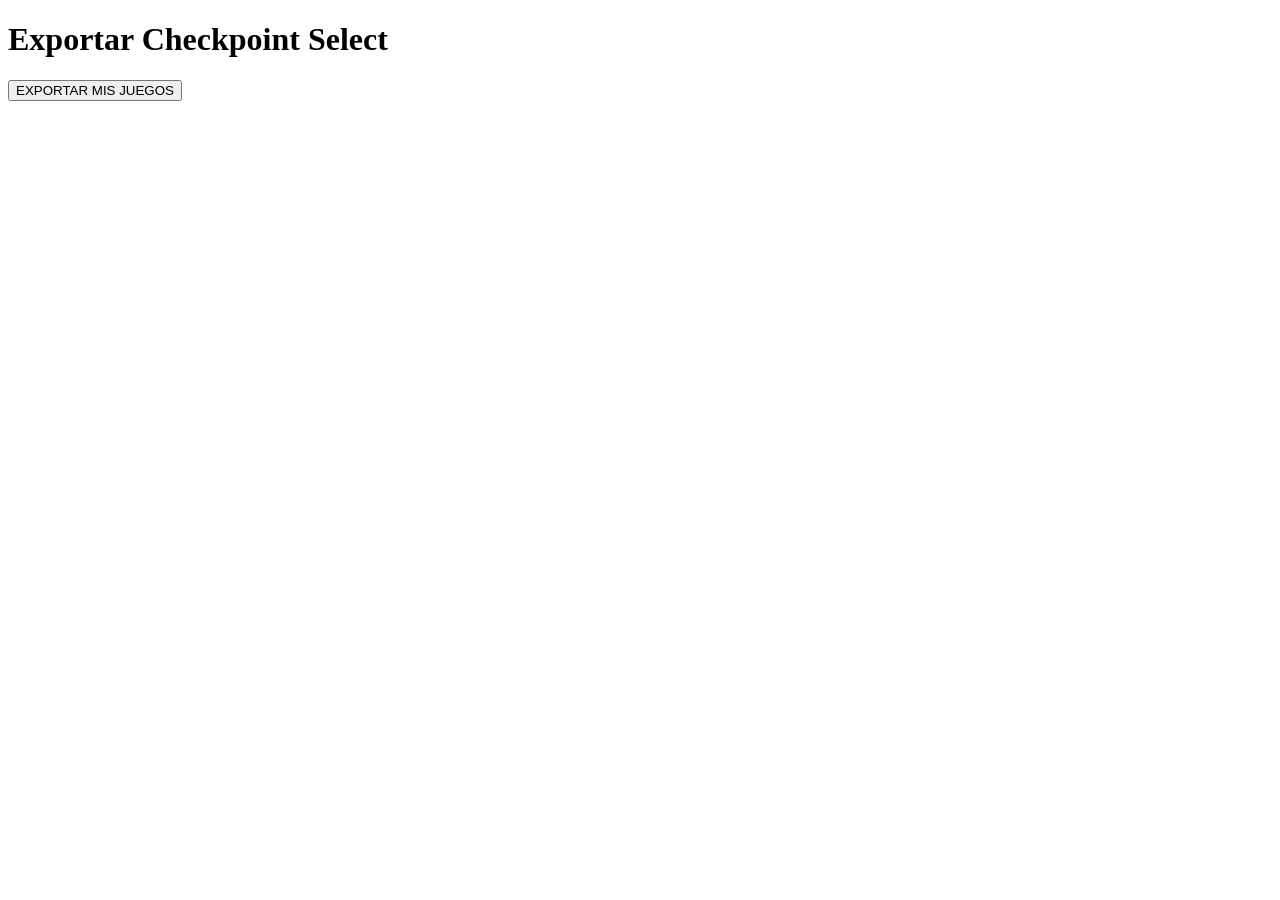
<file: exportar.html>
<!DOCTYPE html>
<html lang="es">

<head>
    <meta charset="UTF-8">
    <title>Exportar Checkpoint Select</title>
</head>

<body>

    <h1>Exportar Checkpoint Select</h1>

    <button id="exportar">
        EXPORTAR MIS JUEGOS
    </button>

    <p id="estado"></p>


<script src="imagenes-db.js"></script>

<script>

const boton =
    document.querySelector("#exportar");

const estado =
    document.querySelector("#estado");


boton.addEventListener(
    "click",
    async () => {

        try {

            const datosGuardados =
                localStorage.getItem(
                    "checkpoint-juegos"
                );


            if (!datosGuardados) {

                estado.textContent =
                    "No se han encontrado juegos.";

                return;

            }


            const juegos =
                JSON.parse(datosGuardados);


            const exportacion = [];


            for (const juego of juegos) {

                const portada =
                    await obtenerImagenCheckpoint(
                        clavePortadaJuego(juego.id)
                    );


                const fondo =
                    await obtenerImagenCheckpoint(
                        claveFondoJuego(juego.id)
                    );


                exportacion.push({

                    ...juego,

                    imagenPortada:
                        portada || null,

                    imagenFondo:
                        fondo || null

                });

            }


            const contenido =
                JSON.stringify(
                    exportacion,
                    null,
                    2
                );


            const archivo =
                new Blob(
                    [contenido],
                    {
                        type:
                            "application/json"
                    }
                );


            const url =
                URL.createObjectURL(
                    archivo
                );


            const enlace =
                document.createElement("a");


            enlace.href =
                url;


            enlace.download =
                "checkpoint-select-backup.json";


            enlace.click();


            URL.revokeObjectURL(
                url
            );


            estado.textContent =
                juegos.length +
                " juegos exportados correctamente.";


        } catch (error) {

            console.error(error);

            estado.textContent =
                "Error al exportar.";

        }

    }
);

</script>

</body>
</html>
</file>
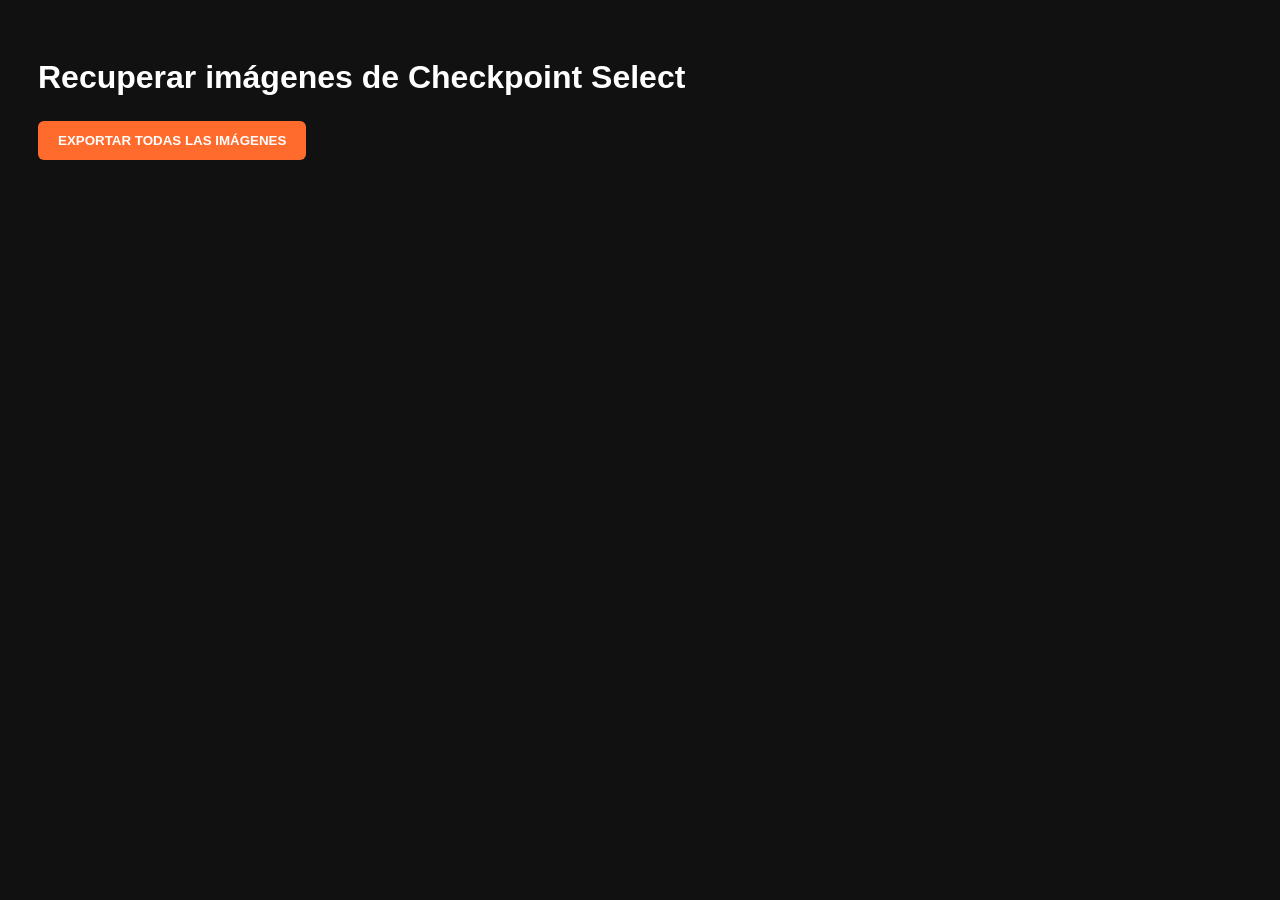
<file: recuperar-imagenes.html>
<!DOCTYPE html>
<html lang="es">

<head>
    <meta charset="UTF-8">
    <meta name="viewport" content="width=device-width, initial-scale=1.0">

    <title>Recuperar imágenes | Checkpoint Select</title>

    <style>
        body {
            font-family: Arial, sans-serif;
            padding: 30px;
            background: #111;
            color: white;
        }

        h1 {
            margin-bottom: 25px;
        }

        #exportar {
            padding: 12px 20px;
            margin-bottom: 10px;

            background: #ff6b2c;
            color: white;

            border: none;
            border-radius: 6px;

            font-weight: bold;
            cursor: pointer;
        }

        #exportar:hover {
            opacity: 0.9;
        }

        #estado {
            margin-bottom: 30px;
            color: #7cff8a;
            font-weight: bold;
        }

        .imagen {
            margin-bottom: 40px;
            padding: 20px;

            background: #1b1b1b;

            border-radius: 10px;
        }

        img {
            max-width: 400px;
            max-height: 300px;

            display: block;

            margin-top: 10px;
        }

        code {
            color: #ff7a32;
        }
    </style>
</head>


<body>

    <h1>Recuperar imágenes de Checkpoint Select</h1>

    <button id="exportar">
        EXPORTAR TODAS LAS IMÁGENES
    </button>

    <p id="estado"></p>

    <div id="resultado"></div>


    <script>

        // ==========================================
        // MOSTRAR LAS IMÁGENES GUARDADAS
        // ==========================================

        const peticion = indexedDB.open(
            "checkpoint-select-db",
            1
        );


        peticion.onerror = function () {

            document.getElementById("resultado").innerHTML =
                "<p>Error abriendo IndexedDB.</p>";

        };


        peticion.onsuccess = function () {

            const db = peticion.result;


            const transaccion =
                db.transaction(
                    "imagenes",
                    "readonly"
                );


            const almacen =
                transaccion.objectStore(
                    "imagenes"
                );


            const consulta =
                almacen.openCursor();


            const resultado =
                document.getElementById(
                    "resultado"
                );


            consulta.onsuccess = function (evento) {

                const cursor =
                    evento.target.result;


                if (!cursor) {
                    return;
                }


                const contenedor =
                    document.createElement("div");

                contenedor.className =
                    "imagen";


                const titulo =
                    document.createElement("p");


                titulo.innerHTML =
                    "<strong>Clave:</strong> <code>" +
                    cursor.key +
                    "</code>";


                const imagen =
                    document.createElement("img");


                imagen.src =
                    cursor.value;


                contenedor.appendChild(
                    titulo
                );


                contenedor.appendChild(
                    imagen
                );


                resultado.appendChild(
                    contenedor
                );


                cursor.continue();

            };

        };


        // ==========================================
        // EXPORTAR TODAS LAS IMÁGENES A JSON
        // ==========================================

        document
            .getElementById("exportar")
            .addEventListener(
                "click",
                function () {


                    const peticionExportar =
                        indexedDB.open(
                            "checkpoint-select-db",
                            1
                        );


                    peticionExportar.onerror =
                        function () {

                            document.getElementById(
                                "estado"
                            ).textContent =
                                "ERROR: No se pudo abrir la base de datos.";

                        };


                    peticionExportar.onsuccess =
                        function () {


                            const db =
                                peticionExportar.result;


                            const transaccion =
                                db.transaction(
                                    "imagenes",
                                    "readonly"
                                );


                            const almacen =
                                transaccion.objectStore(
                                    "imagenes"
                                );


                            const consulta =
                                almacen.openCursor();


                            const imagenes = {};


                            consulta.onsuccess =
                                function (evento) {


                                    const cursor =
                                        evento.target.result;


                                    if (cursor) {


                                        imagenes[
                                            cursor.key
                                        ] = cursor.value;


                                        cursor.continue();


                                    } else {


                                        const cantidad =
                                            Object.keys(
                                                imagenes
                                            ).length;


                                        const contenido =
                                            JSON.stringify(
                                                imagenes,
                                                null,
                                                2
                                            );


                                        const blob =
                                            new Blob(
                                                [contenido],
                                                {
                                                    type:
                                                        "application/json"
                                                }
                                            );


                                        const url =
                                            URL.createObjectURL(
                                                blob
                                            );


                                        const enlace =
                                            document.createElement(
                                                "a"
                                            );


                                        enlace.href =
                                            url;


                                        enlace.download =
                                            "checkpoint-select-imagenes-backup.json";


                                        document.body.appendChild(
                                            enlace
                                        );


                                        enlace.click();


                                        enlace.remove();


                                        URL.revokeObjectURL(
                                            url
                                        );


                                        document.getElementById(
                                            "estado"
                                        ).textContent =
                                            "¡Listo! Se han exportado " +
                                            cantidad +
                                            " imágenes.";

                                    }

                                };

                        };

                }
            );

    </script>

</body>

</html>
</file>
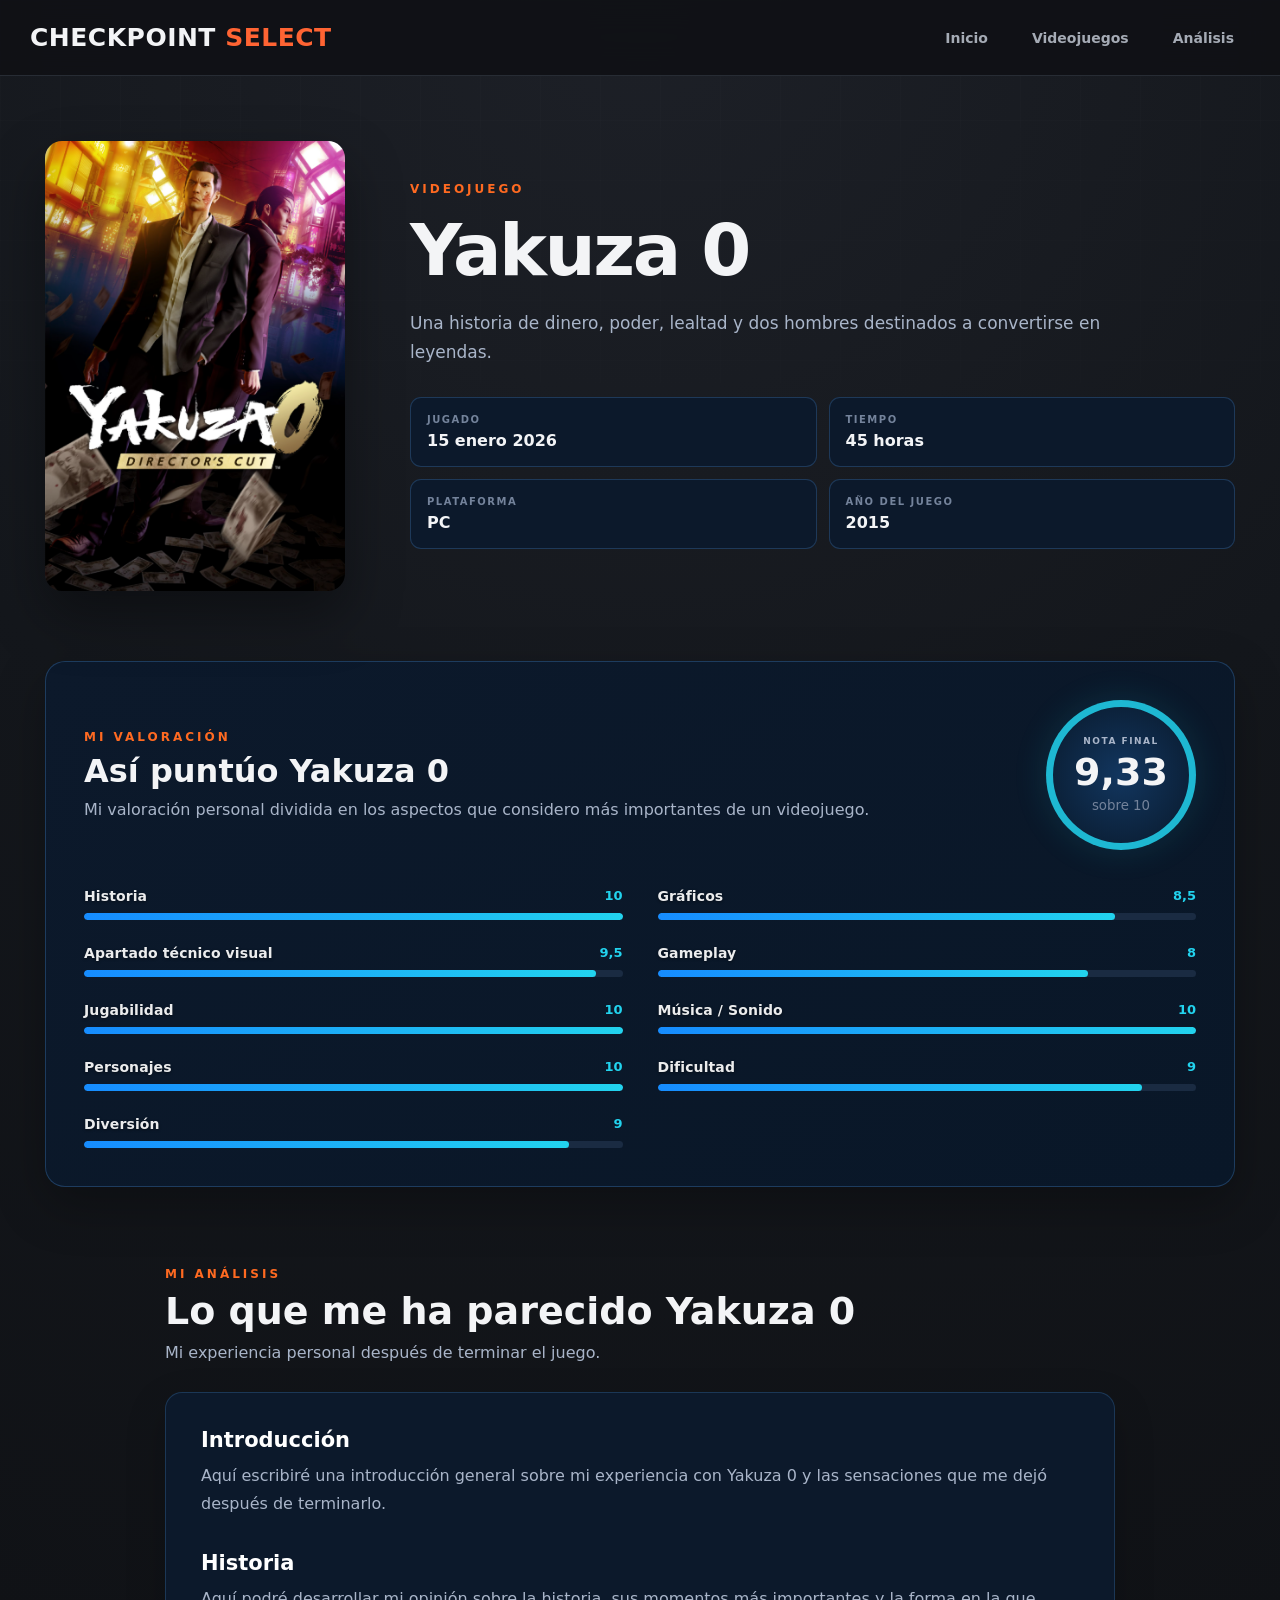
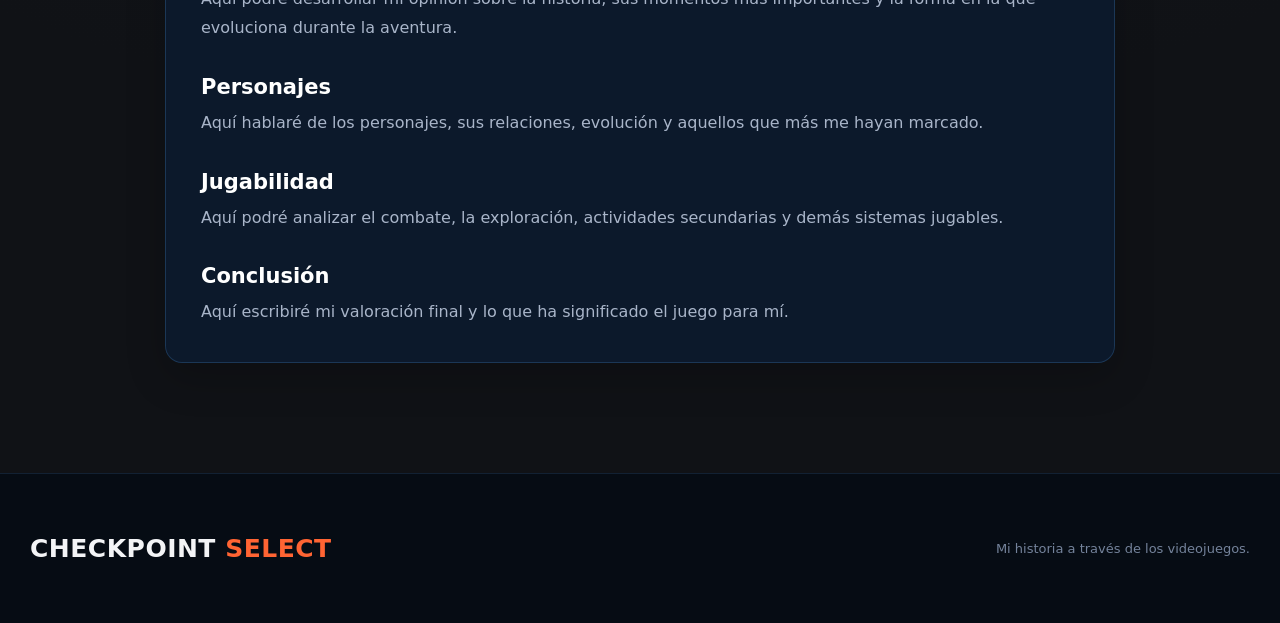
<file: yakuza-0.html>
<!DOCTYPE html>
<html lang="es">

<head>
    <meta charset="UTF-8">
    <meta name="viewport" content="width=device-width, initial-scale=1.0">

    <title>Yakuza 0 | Checkpoint Select</title>

    <link rel="stylesheet" href="style.css">
</head>

<body>

<header class="cabecera">

    <a href="index.html" class="logo">
        CHECKPOINT <span>SELECT</span>
    </a>

    <nav class="menu">
        <a href="index.html">Inicio</a>
        <a href="index.html#coleccion">Videojuegos</a>
        <a href="#analisis">Análisis</a>
    </nav>

</header>


<main class="pagina-juego">


    <!-- =========================================
         PRESENTACIÓN DEL JUEGO
         ========================================= -->

    <section class="presentacion-juego">

        <div class="zona-portada">

            <img
                class="portada-ficha"
                src="img/yakuza png.png"
                alt="Portada de Yakuza 0"
            >

        </div>


        <div class="informacion-ficha">

            <p class="etiqueta">VIDEOJUEGO</p>

            <h1>Yakuza 0</h1>

            <p class="subtitulo-juego">
                Una historia de dinero, poder, lealtad y dos hombres
                destinados a convertirse en leyendas.
            </p>


            <div class="datos-principales">

                <div>
                    <span>JUGADO</span>
                    <strong>15 enero 2026</strong>
                </div>

                <div>
                    <span>TIEMPO</span>
                    <strong>45 horas</strong>
                </div>

                <div>
                    <span>PLATAFORMA</span>
                    <strong>PC</strong>
                </div>

                <div>
                    <span>AÑO DEL JUEGO</span>
                    <strong>2015</strong>
                </div>

            </div>

        </div>

    </section>



    <!-- =========================================
         MI VALORACIÓN
         ========================================= -->

    <section class="seccion-valoracion">

        <div class="encabezado-valoracion">

            <div>

                <p class="etiqueta">MI VALORACIÓN</p>

                <h2>Así puntúo Yakuza 0</h2>

                <p class="explicacion-valoracion">
                    Mi valoración personal dividida en los aspectos
                    que considero más importantes de un videojuego.
                </p>

            </div>


            <!--
                La nota final ya NO está escrita manualmente.
                JavaScript la calculará usando las 9 notas.
            -->

            <div class="nota-final">

                <span>NOTA FINAL</span>

                <strong id="nota-final">--</strong>

                <small>sobre 10</small>

            </div>

        </div>



        <!-- =====================================
             CATEGORÍAS
             ===================================== -->

        <div class="lista-valoraciones">


            <!-- HISTORIA -->

            <div class="valoracion">

                <div class="nombre-valoracion">

                    <span>Historia</span>

                    <strong
                        class="nota-categoria"
                        data-nota="10">
                        10
                    </strong>

                </div>

                <div class="barra">
    <div class="relleno"></div>
</div>

            </div>



            <!-- GRÁFICOS -->

            <div class="valoracion">

                <div class="nombre-valoracion">

                    <span>Gráficos</span>

                    <strong
                        class="nota-categoria"
                        data-nota="8.5">
                        8,5
                    </strong>

                </div>

               <div class="barra">
    <div class="relleno"></div>
</div>

            </div>



            <!-- APARTADO TÉCNICO VISUAL -->

            <div class="valoracion">

                <div class="nombre-valoracion">

                    <span>Apartado técnico visual</span>

                    <strong
                        class="nota-categoria"
                        data-nota="9.5">
                        9,5
                    </strong>

                </div>

                <div class="barra">
    <div class="relleno"></div>
</div>

            </div>



            <!-- GAMEPLAY -->

            <div class="valoracion">

                <div class="nombre-valoracion">

                    <span>Gameplay</span>

                    <strong
                        class="nota-categoria"
                        data-nota="8">
                        8
                    </strong>

                </div>

                <div class="barra">
    <div class="relleno"></div>
</div>

            </div>



            <!-- JUGABILIDAD -->

            <div class="valoracion">

                <div class="nombre-valoracion">

                    <span>Jugabilidad</span>

                    <strong
                        class="nota-categoria"
                        data-nota="10">
                        10
                    </strong>

                </div>

                <div class="barra">
    <div class="relleno"></div>
</div>

            </div>



            <!-- MÚSICA / SONIDO -->

            <div class="valoracion">

                <div class="nombre-valoracion">

                    <span>Música / Sonido</span>

                    <strong
                        class="nota-categoria"
                        data-nota="10">
                        10
                    </strong>

                </div>

                <div class="barra">
    <div class="relleno"></div>
</div>

            </div>



            <!-- PERSONAJES -->

            <div class="valoracion">

                <div class="nombre-valoracion">

                    <span>Personajes</span>

                    <strong
                        class="nota-categoria"
                        data-nota="10">
                        10
                    </strong>

                </div>

                <div class="barra">
    <div class="relleno"></div>
</div>

            </div>



            <!-- DIFICULTAD -->

            <div class="valoracion">

                <div class="nombre-valoracion">

                    <span>Dificultad</span>

                    <strong
                        class="nota-categoria"
                        data-nota="9">
                        9
                    </strong>

                </div>

                <div class="barra">
    <div class="relleno"></div>
</div>

            </div>



            <!-- DIVERSIÓN -->

            <div class="valoracion">

                <div class="nombre-valoracion">

                    <span>Diversión</span>

                    <strong
                        class="nota-categoria"
                        data-nota="9">
                        9
                    </strong>

                </div>

                <div class="barra">
    <div class="relleno"></div>
</div>

            </div>


        </div>

    </section>



    <!-- =========================================
         ANÁLISIS PERSONAL
         ========================================= -->

    <section class="analisis-juego" id="analisis">

        <div class="cabecera-analisis">

            <p class="etiqueta">MI ANÁLISIS</p>

            <h2>Lo que me ha parecido Yakuza 0</h2>

            <p>
                Mi experiencia personal después de terminar el juego.
            </p>

        </div>


        <article class="texto-analisis">


            <h3>Introducción</h3>

            <p>
                Aquí escribiré una introducción general sobre mi
                experiencia con Yakuza 0 y las sensaciones que me
                dejó después de terminarlo.
            </p>


            <h3>Historia</h3>

            <p>
                Aquí podré desarrollar mi opinión sobre la historia,
                sus momentos más importantes y la forma en la que
                evoluciona durante la aventura.
            </p>


            <h3>Personajes</h3>

            <p>
                Aquí hablaré de los personajes, sus relaciones,
                evolución y aquellos que más me hayan marcado.
            </p>


            <h3>Jugabilidad</h3>

            <p>
                Aquí podré analizar el combate, la exploración,
                actividades secundarias y demás sistemas jugables.
            </p>


            <h3>Conclusión</h3>

            <p>
                Aquí escribiré mi valoración final y lo que ha
                significado el juego para mí.
            </p>


        </article>

    </section>


</main>



<!-- =========================================
     PIE DE PÁGINA
     ========================================= -->

<footer class="pie">

    <div class="logo">
        CHECKPOINT <span>SELECT</span>
    </div>

    <p>
        Mi historia a través de los videojuegos.
    </p>

</footer>



<!-- JAVASCRIPT -->

<script src="script.js"></script>

</body>

</html>
</file>
<file: style.css>
/* =========================================================
   CHECKPOINT SELECT
   REDISEÑO VISUAL
   ========================================================= */

* {
    box-sizing: border-box;
    margin: 0;
    padding: 0;
}

:root {
    --bg: #07101d;
    --bg-soft: #0a1525;
    --panel: #0c192b;
    --panel-2: #0f2035;
    --panel-hover: #122740;

    --border: #193655;
    --border-bright: #225f98;

    --text: #f5f7fb;
    --text-soft: #a9b5c9;
    --text-muted: #74839b;

    --orange: #ff6a21;
    --orange-light: #ff8b43;

    --blue: #168cff;
    --cyan: #22d3ee;
    --purple: #705cff;

    --green: #2bd99f;
    --red: #ff5e69;

    --radius: 18px;
    --radius-small: 11px;

    --shadow:
        0 18px 50px rgba(0, 0, 0, 0.28);

    --glow-blue:
        0 0 30px rgba(22, 140, 255, 0.12);

    --max-width: 1400px;
}


/* =========================================================
   BASE
   ========================================================= */

html {
    scroll-behavior: smooth;
}

body {
    min-height: 100vh;

    font-family:
        Inter,
        system-ui,
        -apple-system,
        BlinkMacSystemFont,
        "Segoe UI",
        sans-serif;

    background:
        radial-gradient(
            circle at 85% 5%,
            rgba(20, 91, 166, 0.18),
            transparent 28%
        ),
        radial-gradient(
            circle at 5% 40%,
            rgba(255, 106, 33, 0.07),
            transparent 24%
        ),
        linear-gradient(
            135deg,
            #07101d 0%,
            #081321 45%,
            #06101c 100%
        );

    color: var(--text);
}

body::before {
    content: "";

    position: fixed;
    inset: 0;

    pointer-events: none;
    z-index: -1;

    background-image:
        linear-gradient(
            rgba(255,255,255,0.012) 1px,
            transparent 1px
        ),
        linear-gradient(
            90deg,
            rgba(255,255,255,0.012) 1px,
            transparent 1px
        );

    background-size: 60px 60px;

    mask-image:
        linear-gradient(
            to bottom,
            black,
            transparent 85%
        );
}

a {
    color: inherit;
    text-decoration: none;
}

button,
input,
select,
textarea {
    font: inherit;
}

button,
select {
    cursor: pointer;
}

img {
    display: block;
    max-width: 100%;
}


/* =========================================================
   CABECERA
   ========================================================= */

.cabecera {
    min-height: 76px;

    display: flex;
    align-items: center;
    justify-content: space-between;

    padding: 0 max(30px, calc((100% - var(--max-width)) / 2));

    background:
        rgba(7, 16, 29, 0.88);

    border-bottom:
        1px solid rgba(61, 119, 178, 0.22);

    backdrop-filter: blur(18px);

    position: sticky;
    top: 0;

    z-index: 100;
}

.logo {
    font-size: 25px;
    font-weight: 900;
    letter-spacing: 0.5px;

    color: #ffffff;
}

.logo span {
    color: var(--orange);
}

.menu {
    display: flex;
    align-items: center;
    gap: 12px;
}

.menu a,
.menu .cambiar-usuario {
    color: var(--text-soft);

    padding: 12px 16px;

    border-radius: 9px;

    font-size: 14px;
    font-weight: 600;

    transition:
        color 0.2s ease,
        background 0.2s ease;
}

.menu a:hover {
    color: white;

    background:
        rgba(255,255,255,0.055);
}


/* =========================================================
   ELEMENTOS GENERALES
   ========================================================= */

.etiqueta {
    color: var(--orange);

    font-size: 12px;
    font-weight: 900;

    letter-spacing: 3px;

    text-transform: uppercase;
}

.boton-principal {
    display: inline-flex;
    align-items: center;
    justify-content: center;

    min-height: 48px;

    padding: 0 24px;

    border: none;
    border-radius: 10px;

    background:
        linear-gradient(
            135deg,
            var(--orange),
            #ff8137
        );

    color: white;

    font-size: 13px;
    font-weight: 900;

    letter-spacing: 0.7px;

    box-shadow:
        0 10px 30px rgba(255, 106, 33, 0.2);

    transition:
        transform 0.2s ease,
        box-shadow 0.2s ease;
}

.boton-principal:hover {
    transform: translateY(-2px);

    box-shadow:
        0 14px 35px rgba(255, 106, 33, 0.3);
}


/* =========================================================
   PORTADA PRINCIPAL
   ========================================================= */

.hero {
    height: 570px;
    min-height: 0;

    position: relative;
    overflow: hidden;

    background-image: url("img/hero-checkpoint.png.png");
    background-size: cover;
    background-position: center;
    background-repeat: no-repeat;

    display: flex;
    align-items: center;

    padding:
        90px
        max(30px, calc((100% - var(--max-width)) / 2));

        opacity: 0;
}

.hero.hero-listo {
    opacity: 1;
}

.hero.portada-estela {
    background-image: url("img/portada-estela.png");
}

/* BANNER DE ZAKARIA */

.hero.portada-zakaria {
    background-image: url("img/img3z.png");
}

.hero::after {
    content: "";

    position: absolute;
    inset: 0;

    background: linear-gradient(
    to bottom,
    transparent 50%,
    rgba(20, 23, 28, 0.12) 62%,
    rgba(20, 23, 28, 0.35) 73%,
    rgba(20, 23, 28, 0.65) 84%,
    rgba(20, 23, 28, 0.88) 93%,
    #14171c 100%
);

    z-index: 1;
    pointer-events: none;
}

.hero-contenido {
    max-width: 650px;
    position: relative;
    z-index: 2;

    transform: translateY(100px);

    display: flex;
    flex-direction: column;
    align-items: flex-start;
}

.hero h1 {
    margin: 0;

    font-size: clamp(38px, 4.3vw, 62px);
    line-height: 1;

    letter-spacing: -2.5px;
}

.hero h1 span {
    color: var(--orange);
}

.linea-hero {
    width: 580px;
    height: 4px;

    margin-top: 14px;

    background: var(--orange);
    border-radius: 10px;
}

.descripcion {
    margin-top: 14px;

    color: #ffffff;

    font-size: 17px;
    font-weight: 600;
    line-height: 1.5;

    max-width: 620px;

    text-shadow:
        0 2px 8px rgba(0, 0, 0, 0.8);
}

.hero .boton-principal {
    margin-top: 32px;
}


/* =========================================================
   BIBLIOTECA
   ========================================================= */

.coleccion {
    max-width: var(--max-width);

    margin: 0 auto;

    padding: 80px 30px 110px;
}

.titulo-seccion {
    display: flex;
    justify-content: space-between;
    align-items: flex-end;

    gap: 30px;

    margin-bottom: 35px;
}

.titulo-seccion h2 {
    margin-top: 8px;

    font-size: 36px;
}

.titulo-seccion h2::after {
    content: "";
    display: block;

    width: 280px;
    height: 3px;

    margin-top: 10px;

    background: var(--orange);
    border-radius: 10px;
}

.subtitulo-seccion {
    color: #ffffff;
    margin-top: 9px;
}

.selector-anio {
    min-width: 175px;

    padding: 13px 16px;

    border-radius: 10px;
    border: 1px solid var(--border);

    color: var(--text);

    outline: none;
}

.selector-anio:focus {
    border-color: var(--blue);
}


/* =========================================================
   TARJETAS DE JUEGOS
   ========================================================= */

.grid-juegos {
    display: grid;

    grid-template-columns:
        repeat(auto-fill, minmax(220px, 1fr));

    gap: 25px;
}

.enlace-juego {
    display: block;
}

.tarjeta-juego {
    height: 100%;

    overflow: hidden;

    border-radius: 16px;

    border:
        1px solid rgba(57, 102, 150, 0.32);

    background:
    linear-gradient(
        160deg,
        #202329,
        #181b20
    );

    box-shadow:
        0 12px 35px rgba(0,0,0,0.2);

    transition:
        transform 0.25s ease,
        border-color 0.25s ease,
        box-shadow 0.25s ease;
}

.tarjeta-juego:hover {
    transform: translateY(-7px);

    border-color:
        rgba(22, 140, 255, 0.75);

    box-shadow:
        0 20px 45px rgba(0,0,0,0.32),
        0 0 30px rgba(22,140,255,0.08);
}

.contenedor-portada {
    position: relative;

    aspect-ratio: 3 / 4;

    overflow: hidden;

    background: #050b13;
}

.portada-juego {
    width: 100%;
    height: 100%;

    object-fit: cover;

    transition:
        transform 0.35s ease;
}

.tarjeta-juego:hover .portada-juego {
    transform: scale(1.035);
}

.nota-portada {
    position: absolute;

    right: 12px;
    bottom: 12px;

    min-width: 55px;

    padding: 9px 11px;

    text-align: center;

    border-radius: 9px;

    background:
        linear-gradient(
            135deg,
            var(--blue),
            #4767ff
        );

    color: white;

    font-size: 16px;
    font-weight: 900;

    box-shadow:
        0 6px 20px rgba(0,0,0,0.35);

        text-shadow:
    0 1px 2px rgba(0, 0, 0, 0.55);
}

.info-juego {
    padding: 18px;
}

.info-juego h3 {
    font-size: 18px;
    line-height: 1.25;
}

.datos-juego {
    display: flex;
    justify-content: space-between;

    gap: 10px;

    margin-top: 13px;

    color: var(--text-muted);

    font-size: 12px;
}


/* =========================================================
   ADMINISTRADOR
   ========================================================= */

.admin-main {
    width: min(1400px, calc(100% - 60px));

    margin: 0 auto;

    padding: 55px 0 110px;
}

.admin-intro {
    margin-bottom: 35px;
}

.admin-intro h1 {
    font-size: clamp(38px, 5vw, 58px);

    letter-spacing: -2px;

    margin-top: 10px;
}

.admin-intro p:not(.etiqueta) {
    color: var(--text-soft);

    margin-top: 12px;

    font-size: 16px;
}


/* =========================================================
   FORMULARIO ADMIN
   ========================================================= */

.formulario-juego {
    display: flex;
    flex-direction: column;

    gap: 22px;
}

.bloque-formulario {
    position: relative;

    padding: 30px;

    border-radius: var(--radius);

    border:
        1px solid rgba(36, 90, 143, 0.55);

    background:
        linear-gradient(
            145deg,
            rgba(13, 29, 49, 0.96),
            rgba(8, 20, 35, 0.97)
        );

    box-shadow:
        var(--shadow),
        var(--glow-blue);

    overflow: hidden;
}

.bloque-formulario::before {
    content: "";

    position: absolute;

    width: 220px;
    height: 220px;

    top: -150px;
    right: -100px;

    border-radius: 50%;

    background:
        rgba(22, 140, 255, 0.08);

    filter: blur(15px);

    pointer-events: none;
}


/* =========================================================
   CABECERA DE CADA BLOQUE
   ========================================================= */

.cabecera-bloque {
    display: flex;
    align-items: center;

    gap: 17px;

    margin-bottom: 28px;
}

.numero-bloque {
    width: 52px;
    height: 52px;

    flex: 0 0 52px;

    display: flex;
    align-items: center;
    justify-content: center;

    border-radius: 13px;

    background:
        linear-gradient(
            145deg,
            #216dff,
            #533eff
        );

    color: white;

    font-size: 15px;
    font-weight: 900;

    box-shadow:
        0 8px 25px rgba(42, 96, 255, 0.25);
}

.cabecera-bloque h2 {
    font-size: 25px;
    line-height: 1.15;
}

.cabecera-bloque p {
    color: var(--text-soft);

    margin-top: 5px;

    font-size: 14px;
}


/* =========================================================
   CAMPOS
   ========================================================= */

.campo {
    display: flex;
    flex-direction: column;

    gap: 8px;
}

.campo label {
    color: #dce5f2;

    font-size: 13px;
    font-weight: 700;
}

.campo input,
.campo select,
.campo textarea {
    width: 100%;

    border:
        1px solid rgba(67, 106, 150, 0.55);

    border-radius: var(--radius-small);

    outline: none;

    background:
        rgba(6, 16, 29, 0.75);

    color: var(--text);

    transition:
        border-color 0.2s ease,
        box-shadow 0.2s ease,
        background 0.2s ease;
}

.campo input,
.campo select {
    min-height: 50px;

    padding: 0 15px;
}

.campo textarea {
    min-height: 145px;

    resize: vertical;

    padding: 15px;

    line-height: 1.6;
}

.campo input::placeholder,
.campo textarea::placeholder {
    color: #66758c;
}

.campo input:focus,
.campo select:focus,
.campo textarea:focus {
    border-color: var(--blue);

    background:
        rgba(8, 22, 39, 0.95);

    box-shadow:
        0 0 0 3px rgba(22, 140, 255, 0.11);
}

.campo select option {
    background: var(--panel);
    color: white;
}


/* =========================================================
   GRID INFORMACIÓN GENERAL
   ========================================================= */

.grid-formulario {
    display: grid;

    grid-template-columns:
        repeat(2, minmax(0, 1fr));

    gap: 22px;
}

.grid-formulario .campo:first-child {
    grid-column: 1 / -1;
}


/* =========================================================
   PORTADA ADMIN
   ========================================================= */

.zona-portada-admin {
    display: grid;

    grid-template-columns:
        minmax(0, 1fr) 230px;

    gap: 28px;

    align-items: stretch;
}

.campo-portada {
    min-height: 260px;

    display: flex;
    flex-direction: column;
    justify-content: center;

    padding: 25px;

    border:
        1px dashed rgba(22, 140, 255, 0.75);

    border-radius: 15px;

    background:
        linear-gradient(
            145deg,
            rgba(13, 38, 65, 0.5),
            rgba(6, 17, 30, 0.65)
        );
}

.campo-portada label {
    font-size: 18px;

    color: white;
}

.campo-portada input[type="file"] {
    margin-top: 18px;

    padding: 13px;

    min-height: unset;

    background:
        rgba(22, 140, 255, 0.07);
}

.ayuda-campo {
    margin-top: 12px;

    color: var(--text-muted);

    font-size: 12px;
}

.preview-portada {
    min-height: 300px;

    border-radius: 14px;

    overflow: hidden;

    border:
        1px solid rgba(53, 101, 151, 0.55);

    background:
        rgba(4, 12, 22, 0.65);

    box-shadow:
        0 14px 35px rgba(0,0,0,0.22);
}

.preview-portada img {
    width: 100%;
    height: 100%;

    object-fit: cover;
}

.preview-vacio {
    width: 100%;
    height: 100%;
    min-height: 300px;

    display: flex;
    flex-direction: column;
    align-items: center;
    justify-content: center;

    text-align: center;

    gap: 12px;

    padding: 25px;

    color: var(--text-muted);
}


/* =========================================================
   VALORACIONES ADMIN
   ========================================================= */

.valoraciones-admin {
    display: grid;

    grid-template-columns:
        repeat(2, minmax(0, 1fr));

    gap: 14px;
}

.control-nota {
    --valor-slider: 50%;

    position: relative;

    padding: 17px 20px 18px;

    border:
        1px solid rgba(43, 94, 148, 0.58);

    border-radius: 13px;

    background:
        linear-gradient(
            145deg,
            rgba(15, 34, 57, 0.92),
            rgba(8, 22, 38, 0.92)
        );

    transition:
        transform 0.2s ease,
        border-color 0.2s ease,
        background 0.2s ease;
}

.control-nota:hover {
    transform: translateY(-2px);

    border-color:
        rgba(22, 140, 255, 0.8);

    background:
        linear-gradient(
            145deg,
            rgba(18, 43, 71, 0.98),
            rgba(9, 25, 43, 0.98)
        );
}

.fila-superior-nota {
    display: flex;
    align-items: center;
    justify-content: space-between;

    gap: 15px;

    margin-bottom: 15px;
}

.fila-superior-nota > span {
    color: #e9eef7;

    font-size: 14px;
    font-weight: 700;
}

.valor-slider {
    min-width: 58px;

    padding: 7px 11px;

    border-radius: 8px;

    text-align: center;

    color: white;

    font-size: 16px;
    font-weight: 900;

    background:
        linear-gradient(
            135deg,
            #176fdb,
            #355bff
        );

    box-shadow:
        0 5px 18px rgba(29, 102, 236, 0.22);
}


/* =========================================================
   SLIDER
   ========================================================= */

.slider-nota {
    width: 100%;
    height: 7px;

    appearance: none;
    -webkit-appearance: none;

    border-radius: 999px;

    outline: none;

    cursor: pointer;

    background:
        linear-gradient(
            to right,
            var(--blue) 0%,
            var(--cyan) var(--valor-slider),
            #1b304b var(--valor-slider),
            #1b304b 100%
        );
}

.slider-nota::-webkit-slider-thumb {
    appearance: none;
    -webkit-appearance: none;

    width: 20px;
    height: 20px;

    border-radius: 50%;

    border: 4px solid #ffffff;

    background: var(--blue);

    box-shadow:
        0 0 0 3px rgba(22,140,255,0.28),
        0 5px 12px rgba(0,0,0,0.35);

    transition:
        transform 0.15s ease;
}

.slider-nota::-webkit-slider-thumb:hover {
    transform: scale(1.14);
}

.slider-nota::-moz-range-thumb {
    width: 14px;
    height: 14px;

    border-radius: 50%;

    border: 4px solid white;

    background: var(--blue);

    box-shadow:
        0 0 0 3px rgba(22,140,255,0.28);
}

.limites-slider {
    display: flex;
    justify-content: space-between;

    margin-top: 8px;

    color: #61738e;

    font-size: 10px;
    font-weight: 700;
}


/* =========================================================
   NOTA FINAL ADMIN
   ========================================================= */

.media-admin {
    grid-column: 1 / -1;

    min-height: 125px;

    margin-top: 8px;

    padding: 22px 30px;

    display: flex;
    align-items: center;
    justify-content: space-between;

    gap: 30px;

    border:
        1px solid rgba(25, 130, 221, 0.65);

    border-radius: 15px;

    position: relative;
    overflow: hidden;

    background:
        radial-gradient(
            circle at 70% 50%,
            rgba(22, 140, 255, 0.18),
            transparent 28%
        ),
        linear-gradient(
            110deg,
            #0c2340,
            #081a30 55%,
            #09294b
        );

    box-shadow:
        0 10px 35px rgba(0,0,0,0.25);
}

.media-admin::before {
    content: "★";

    position: absolute;

    right: 190px;
    top: 50%;

    transform: translateY(-50%);

    color: rgba(34, 211, 238, 0.08);

    font-size: 120px;
}

.media-admin span {
    color: var(--text-soft);

    font-size: 12px;
    font-weight: 900;

    letter-spacing: 2px;
}

.media-admin strong {
    position: relative;
    z-index: 2;

    color: white;

    font-size: 48px;
    line-height: 1;

    letter-spacing: -2px;
}


/* =========================================================
   ANÁLISIS ADMIN
   ========================================================= */

.analisis-admin {
    display: grid;

    grid-template-columns:
        repeat(2, minmax(0, 1fr));

    gap: 20px;
}

.analisis-admin .campo:first-child,
.analisis-admin .campo:last-child {
    grid-column: 1 / -1;
}


/* =========================================================
   ACCIONES ADMIN
   ========================================================= */

.acciones-formulario {
    display: flex;
    justify-content: flex-end;

    padding-top: 5px;
}

.boton-guardar {
    min-width: 230px;
    min-height: 55px;

    border: 0;
    border-radius: 11px;

    background:
        linear-gradient(
            135deg,
            var(--orange),
            #ff873c
        );

    color: white;

    font-size: 14px;
    font-weight: 900;

    letter-spacing: 0.7px;

    box-shadow:
        0 12px 30px rgba(255, 106, 33, 0.23);

    transition:
        transform 0.2s ease,
        box-shadow 0.2s ease;
}

.boton-guardar:hover {
    transform: translateY(-2px);

    box-shadow:
        0 16px 38px rgba(255, 106, 33, 0.32);
}


/* =========================================================
   JUEGOS GUARDADOS ADMIN
   ========================================================= */

.admin-juegos-guardados {
    margin-top: 55px;

    padding-top: 45px;

    border-top:
        1px solid rgba(61, 105, 151, 0.3);
}

.admin-juegos-guardados h2 {
    font-size: 30px;
}

.admin-juegos-guardados > p {
    color: var(--text-soft);

    margin-top: 8px;
}

.lista-admin-juegos {
    display: grid;

    grid-template-columns:
        repeat(auto-fill, minmax(300px, 1fr));

    gap: 16px;

    margin-top: 25px;
}

.juego-admin {
    padding: 18px;

    border-radius: 13px;

    border:
        1px solid rgba(48, 94, 143, 0.5);

    background:
        linear-gradient(
            145deg,
            var(--panel),
            #091727
        );

    box-shadow:
        0 8px 25px rgba(0,0,0,0.17);
}


/* =========================================================
   FICHA INDIVIDUAL DEL JUEGO
   ========================================================= */

.pagina-juego {
    max-width: 1250px;

    margin: 0 auto;

    padding: 65px 30px 110px;
}

.presentacion-juego {
    display: grid;

    grid-template-columns:
        300px minmax(0, 1fr);

    gap: 65px;

    align-items: center;

    margin-bottom: 70px;
}

.portada-ficha {
    width: 100%;

    border-radius: 17px;

    box-shadow:
        0 25px 55px rgba(0,0,0,0.38);
}

.informacion-ficha h1 {
    margin-top: 12px;

    font-size: clamp(45px, 6vw, 72px);

    letter-spacing: -2.5px;
}

.subtitulo-juego {
    margin-top: 17px;

    color: var(--text-soft);

    font-size: 17px;
    line-height: 1.7;

    max-width: 750px;
}

.datos-principales {
    display: grid;

    grid-template-columns:
        repeat(2, minmax(0, 1fr));

    gap: 12px;

    margin-top: 30px;
}

.datos-principales > div {
    padding: 16px;

    border:
        1px solid rgba(52, 97, 145, 0.45);

    border-radius: 11px;

    background: var(--panel);
}

.datos-principales span {
    display: block;

    color: var(--text-muted);

    font-size: 10px;
    font-weight: 900;

    letter-spacing: 1.5px;
}

.datos-principales strong {
    display: block;

    margin-top: 6px;
}


/* =========================================================
   VALORACIÓN FICHA
   ========================================================= */

.seccion-valoracion {
    padding: 38px;

    border-radius: 20px;

    border:
        1px solid rgba(48, 96, 148, 0.5);

    background:
        linear-gradient(
            145deg,
            var(--panel),
            #091728
        );

    box-shadow: var(--shadow);
}

.encabezado-valoracion {
    display: flex;
    align-items: center;
    justify-content: space-between;

    gap: 40px;

    margin-bottom: 38px;
}

.encabezado-valoracion h2 {
    margin-top: 8px;

    font-size: 32px;
}

.explicacion-valoracion {
    margin-top: 10px;

    color: var(--text-soft);
}

.nota-final {
    width: 150px;
    height: 150px;

    flex: 0 0 150px;

    border-radius: 50%;

    display: flex;
    flex-direction: column;
    align-items: center;
    justify-content: center;

    border:
        7px solid rgba(34, 211, 238, 0.85);

    background:
        radial-gradient(
            circle,
            #12365f,
            #09192b
        );

    box-shadow:
        0 0 35px rgba(34, 211, 238, 0.13);
}

.nota-final span {
    font-size: 9px;

    color: var(--text-soft);

    letter-spacing: 1.5px;

    font-weight: 900;
}

.nota-final strong {
    margin: 4px 0;

    font-size: 38px;
}

.nota-final small {
    color: var(--text-muted);
}

.lista-valoraciones {
    display: grid;

    grid-template-columns:
        repeat(2, minmax(0, 1fr));

    gap: 25px 35px;
}

.nombre-valoracion {
    display: flex;
    justify-content: space-between;

    gap: 20px;

    margin-bottom: 9px;

    font-size: 13px;
}

.nombre-valoracion strong {
    color: var(--cyan);
}

.barra {
    width: 100%;
    height: 7px;

    overflow: hidden;

    border-radius: 999px;

    background: #1a2b42;
}

.relleno {
    height: 100%;

    border-radius: inherit;

    background:
        linear-gradient(
            90deg,
            var(--blue),
            var(--cyan)
        );
}


/* =========================================================
   ANÁLISIS FICHA
   ========================================================= */

.analisis-juego {
    max-width: 950px;

    margin: 80px auto 0;
}

.cabecera-analisis h2 {
    margin-top: 8px;

    font-size: 38px;
}

.cabecera-analisis > p:last-child {
    color: var(--text-soft);

    margin-top: 10px;
}

.texto-analisis {
    margin-top: 30px;

    padding: 35px;

    border-radius: 17px;

    border:
        1px solid rgba(48, 95, 145, 0.42);

    background: var(--panel);

    box-shadow:
        0 15px 40px rgba(0,0,0,0.2);
}

.texto-analisis h3 {
    margin-top: 32px;

    color: white;

    font-size: 21px;
}

.texto-analisis h3:first-child {
    margin-top: 0;
}

.texto-analisis p {
    margin-top: 10px;

    color: var(--text-soft);

    line-height: 1.8;
}


/* =========================================================
   FOOTER
   ========================================================= */

.pie {
    min-height: 150px;

    display: flex;
    align-items: center;
    justify-content: space-between;

    gap: 30px;

    padding:
        40px
        max(30px, calc((100% - var(--max-width)) / 2));

    border-top:
        1px solid rgba(53, 98, 145, 0.25);

    background:
        rgba(4, 11, 20, 0.7);
}

.pie p {
    color: var(--text-muted);

    font-size: 13px;
}


/* =========================================================
   RESPONSIVE
   ========================================================= */

@media (max-width: 900px) {

    .cabecera {
        padding-left: 22px;
        padding-right: 22px;
    }

    .logo {
        font-size: 20px;
    }

    .menu {
        gap: 2px;
    }

    .menu a {
        padding: 10px;
        font-size: 12px;
    }

    .admin-main {
        width: min(100% - 30px, 1400px);
    }

    .grid-formulario,
    .valoraciones-admin,
    .analisis-admin,
    .lista-valoraciones {
        grid-template-columns: 1fr;
    }

    .grid-formulario .campo:first-child,
    .analisis-admin .campo:first-child,
    .analisis-admin .campo:last-child {
        grid-column: auto;
    }

    .zona-portada-admin {
        grid-template-columns: 1fr;
    }

    .preview-portada {
        max-width: 260px;
    }

    .presentacion-juego {
        grid-template-columns: 220px 1fr;

        gap: 35px;
    }

    .encabezado-valoracion {
        align-items: flex-start;
    }

}


@media (max-width: 650px) {

    .cabecera {
        min-height: auto;

        padding-top: 17px;
        padding-bottom: 17px;

        flex-direction: column;

        gap: 13px;
    }

    .menu {
        width: 100%;
        justify-content: center;
    }

    .hero {
        min-height: 500px;

        padding-left: 22px;
        padding-right: 22px;
    }

    .hero h1 {
        font-size: 47px;
    }

    .coleccion {
        padding-left: 20px;
        padding-right: 20px;
    }

    .titulo-seccion {
        align-items: flex-start;
        flex-direction: column;
    }

    .bloque-formulario {
        padding: 21px;
    }

    .cabecera-bloque h2 {
        font-size: 21px;
    }

    .media-admin {
        min-height: 110px;
    }

    .media-admin strong {
        font-size: 39px;
    }

    .presentacion-juego {
        grid-template-columns: 1fr;
    }

    .zona-portada {
        max-width: 270px;

        margin: auto;
    }

    .informacion-ficha h1 {
        font-size: 45px;
    }

    .datos-principales {
        grid-template-columns: 1fr;
    }

    .encabezado-valoracion {
        flex-direction: column;
    }

    .nota-final {
        width: 125px;
        height: 125px;

        flex-basis: 125px;
    }

    .pie {
        flex-direction: column;

        text-align: center;
    }

}

/* CONTENEDOR GENERAL */
.admin-main {
    max-width: 1240px;
    margin: 0 auto;
    padding: 46px 30px 75px;
}


/* TÍTULO PRINCIPAL */
.admin-intro h1 {
    font-size: 41px;
}


/* BLOQUES */
.bloque-formulario {
    padding: 27px;
    margin-bottom: 20px;
}


/* CABECERAS */
.cabecera-bloque {
    gap: 15px;
    margin-bottom: 24px;
}

.numero-bloque {
    width: 43px;
    height: 43px;
}

.cabecera-bloque h2 {
    font-size: 23px;
}

.cabecera-bloque p {
    font-size: 13px;
}


/* INPUTS */
.campo input,
.campo select {
    min-height: 45px;
    padding: 0 14px;
    font-size: 14px;
}


/* PORTADA */
.campo-portada {
    padding: 22px;
    min-height: 195px;
}

.preview-portada {
    width: 160px;
    min-width: 160px;
    height: 218px;
}


/* TARJETAS DE PUNTUACIÓN */
.valoraciones-admin {
    gap: 14px;
}

.control-nota {
    padding: 16px 18px 14px;
}

.fila-superior-nota {
    margin-bottom: 11px;
}

.fila-superior-nota > span {
    font-size: 13px;
}

.valor-slider {
    min-width: 47px;
    height: 32px;
    font-size: 14px;
}


/* NOTA FINAL */
.media-admin {
    min-height: 78px;
    padding: 17px 22px;
}

#media-admin {
    font-size: 32px;
}


/* ANÁLISIS */
.analisis-admin {
    gap: 17px;
}

.analisis-admin textarea {
    min-height: 115px;
}


/* GUARDAR */
.boton-guardar {
    min-height: 51px;
    padding: 0 28px;
    font-size: 13px;
}

/* =========================================================
   CHECKPOINT SELECT
   PALETA NEUTRA GLOBAL
   ========================================================= */

:root {
    /* Fondos */
    --neutral-fondo: #111318;
    --neutral-fondo-secundario: #171a20;
    --neutral-superficie: #1c2027;
    --neutral-superficie-2: #22262f;

    /* Bordes */
    --neutral-borde: #303640;
    --neutral-borde-suave: #272c34;

    /* Texto */
    --neutral-texto: #f3f4f6;
    --neutral-texto-secundario: #a5abb5;
    --neutral-texto-suave: #737b88;

    /* Identidad Checkpoint */
    --checkpoint-acento: #ff6433;
    --checkpoint-acento-hover: #ff7952;
}


/* =========================================================
   FONDO GENERAL
   ========================================================= */

body {
    background:
        radial-gradient(
            circle at 50% 0%,
            #1d2027 0%,
            #14171c 38%,
            #101216 75%
        );

    color: var(--neutral-texto);
}


/* =========================================================
   CABECERA
   ========================================================= */

.cabecera {
    background: rgba(16, 18, 22, 0.94);
    border-bottom: 1px solid var(--neutral-borde-suave);
    backdrop-filter: blur(16px);
}

.logo {
    color: var(--neutral-texto);
}

.logo span {
    color: var(--checkpoint-acento);
}

.menu a {
    color: var(--neutral-texto-secundario);
}

.menu a:hover {
    color: var(--neutral-texto);
}


/* =========================================================
   ADMIN
   ========================================================= */

.admin-intro .etiqueta {
    color: var(--checkpoint-acento);
}

.admin-intro h1 {
    color: var(--neutral-texto);
}

.admin-intro > p:last-child {
    color: var(--neutral-texto-secundario);
}


/* =========================================================
   BLOQUES DEL FORMULARIO
   ========================================================= */

.bloque-formulario {
    background:
        linear-gradient(
            145deg,
            rgba(31, 35, 43, 0.96),
            rgba(24, 27, 33, 0.96)
        );

    border: 1px solid var(--neutral-borde);

    box-shadow:
        0 18px 45px rgba(0, 0, 0, 0.18);
}


/* NÚMEROS 01 / 02 / 03... */

.numero-bloque {
    background:
        linear-gradient(
            135deg,
            #343942,
            #242830
        );

    border: 1px solid #444a55;

    color: var(--neutral-texto);
}


/* TÍTULOS */

.cabecera-bloque h2 {
    color: var(--neutral-texto);
}

.cabecera-bloque p {
    color: var(--neutral-texto-secundario);
}


/* =========================================================
   CAMPOS
   ========================================================= */

.campo label {
    color: #d9dce2;
}

.campo input,
.campo select,
.campo textarea {
    background: #15181e;

    color: var(--neutral-texto);

    border: 1px solid #363c46;

    transition:
        border-color 0.2s ease,
        box-shadow 0.2s ease,
        background 0.2s ease;
}

.campo input:hover,
.campo select:hover,
.campo textarea:hover {
    border-color: #4b525e;
}

.campo input:focus,
.campo select:focus,
.campo textarea:focus {
    outline: none;

    border-color: var(--checkpoint-acento);

    box-shadow:
        0 0 0 3px rgba(255, 100, 51, 0.10);

    background: #181b21;
}

.campo input::placeholder,
.campo textarea::placeholder {
    color: #6f7681;
}


/* =========================================================
   PORTADA
   ========================================================= */

.campo-portada {
    background: #171a20;

    border: 1px dashed #454c57;
}

.preview-portada {
    background:
        linear-gradient(
            145deg,
            #15181e,
            #111318
        );

    border: 1px solid var(--neutral-borde);
}

.preview-vacio {
    color: var(--neutral-texto-suave);
}

.ayuda-campo {
    color: var(--neutral-texto-suave);
}


/* =========================================================
   VALORACIONES
   ========================================================= */

.control-nota {
    background:
        linear-gradient(
            145deg,
            #20242b,
            #191c22
        );

    border: 1px solid #343a44;

    transition:
        transform 0.18s ease,
        border-color 0.18s ease,
        background 0.18s ease;
}

.control-nota:hover {
    transform: translateY(-1px);

    border-color: #505762;

    background:
        linear-gradient(
            145deg,
            #242830,
            #1c2026
        );
}

.fila-superior-nota > span {
    color: #e4e6ea;
}


/* NÚMERO DE LA NOTA */

.valor-slider {
    background: #30353e;

    color: white;

    border: 1px solid #444a55;
}


/* =========================================================
   SLIDERS
   ========================================================= */

.slider-nota {
    accent-color: var(--checkpoint-acento);
}


/* Chrome / Edge */

.slider-nota::-webkit-slider-thumb {
    border-color: var(--checkpoint-acento);

    box-shadow:
        0 0 0 3px rgba(255, 100, 51, 0.13);
}


/* Firefox */

.slider-nota::-moz-range-thumb {
    border-color: var(--checkpoint-acento);

    box-shadow:
        0 0 0 3px rgba(255, 100, 51, 0.13);
}


.limites-slider {
    color: var(--neutral-texto-suave);
}


/* =========================================================
   NOTA FINAL
   ========================================================= */

.media-admin {
    background:
        linear-gradient(
            110deg,
            #242830,
            #1b1e24
        );

    border: 1px solid #393f49;

    box-shadow:
        inset 3px 0 0 var(--checkpoint-acento);
}

.media-admin > div:first-child > span {
    color: var(--neutral-texto-secundario);
}

#media-admin {
    color: white;
}


/* =========================================================
   ANÁLISIS
   ========================================================= */

.analisis-admin textarea {
    background: #15181e;
}


/* =========================================================
   BOTÓN GUARDAR
   ========================================================= */

.boton-guardar {
    background:
        linear-gradient(
            135deg,
            #ff6433,
            #f04d23
        );

    color: white;

    border: none;

    box-shadow:
        0 10px 28px rgba(240, 77, 35, 0.18);

    transition:
        transform 0.2s ease,
        box-shadow 0.2s ease,
        filter 0.2s ease;
}

.boton-guardar:hover {
    transform: translateY(-2px);

    filter: brightness(1.07);

    box-shadow:
        0 14px 32px rgba(240, 77, 35, 0.24);
}


/* =========================================================
   SELECCIÓN DE TEXTO
   ========================================================= */

::selection {
    background: rgba(255, 100, 51, 0.28);
    color: white;
}

/* =========================================================
   CHECKPOINT SELECT
   PALETA DE COLOR DEL JUEGO
   ========================================================= */


/* CONTENEDOR GENERAL DE LA PALETA */

.paleta-admin {
    display: grid;
    grid-template-columns: repeat(3, minmax(0, 1fr));
    gap: 14px;
}


/* CADA COLOR */

.color-paleta {
    position: relative;

    display: flex;
    align-items: center;

    gap: 14px;

    min-height: 72px;

    padding: 13px 15px;

    border: 1px solid #343a44;
    border-radius: 12px;

    background:
        linear-gradient(
            145deg,
            #20242b,
            #191c22
        );

    transition:
        transform 0.18s ease,
        border-color 0.18s ease,
        background 0.18s ease;
}


.color-paleta:hover {
    transform: translateY(-1px);

    border-color: #505762;

    background:
        linear-gradient(
            145deg,
            #242830,
            #1c2026
        );
}


/* CUADRADO CON EL COLOR */

.muestra-color {
    width: 44px;
    height: 44px;

    flex: 0 0 44px;

    border-radius: 10px;

    border: 1px solid rgba(255, 255, 255, 0.14);

    box-shadow:
        inset 0 0 0 1px rgba(0, 0, 0, 0.12),
        0 5px 14px rgba(0, 0, 0, 0.20);
}


/* COLORES TEMPORALES ANTES DE DETECTAR PORTADA */

.color-paleta:nth-child(1) .muestra-color {
    background: #343942;
}

.color-paleta:nth-child(2) .muestra-color {
    background: #555b65;
}

.color-paleta:nth-child(3) .muestra-color {
    background: var(--checkpoint-acento);
}


/* INFORMACIÓN DEL COLOR */

.info-color {
    min-width: 0;

    display: flex;
    flex-direction: column;

    gap: 4px;
}


.info-color span {
    color: var(--neutral-texto-secundario);

    font-size: 11px;
    font-weight: 700;

    text-transform: uppercase;
    letter-spacing: 0.7px;
}


.info-color strong {
    color: var(--neutral-texto);

    font-size: 14px;
    font-weight: 800;

    letter-spacing: 0.2px;
}


/* =========================================================
   SELECTORES DE COLOR NATIVOS
   ========================================================= */

.color-paleta input[type="color"] {
    width: 44px;
    height: 44px;

    flex: 0 0 44px;

    padding: 0;

    border: none;

    border-radius: 10px;

    overflow: hidden;

    background: transparent;

    cursor: pointer;
}


.color-paleta input[type="color"]::-webkit-color-swatch-wrapper {
    padding: 0;
}


.color-paleta input[type="color"]::-webkit-color-swatch {
    border: 1px solid rgba(255, 255, 255, 0.14);

    border-radius: 10px;

    box-shadow:
        inset 0 0 0 1px rgba(0, 0, 0, 0.12),
        0 5px 14px rgba(0, 0, 0, 0.20);
}


.color-paleta input[type="color"]::-moz-color-swatch {
    border: 1px solid rgba(255, 255, 255, 0.14);

    border-radius: 10px;
}


/* =========================================================
   TEXTO EXPLICATIVO DE LA PALETA
   ========================================================= */

.ayuda-paleta {
    margin-top: 15px;

    color: var(--neutral-texto-suave);

    font-size: 12px;
    line-height: 1.6;
}


/* =========================================================
   ESTADO DE PALETA DETECTADA
   ========================================================= */

.paleta-detectada {
    margin-top: 17px;

    padding: 12px 15px;

    display: flex;
    align-items: center;

    gap: 10px;

    border: 1px solid #343a44;
    border-radius: 10px;

    background: #171a20;

    color: var(--neutral-texto-secundario);

    font-size: 12px;
}


.paleta-detectada::before {
    content: "";

    width: 7px;
    height: 7px;

    flex: 0 0 7px;

    border-radius: 50%;

    background: #737b88;
}


/* Cuando JavaScript detecte los colores */

.paleta-detectada.activa::before {
    background: #45d695;

    box-shadow:
        0 0 0 4px rgba(69, 214, 149, 0.09);
}


/* =========================================================
   PEQUEÑO DETALLE VISUAL PARA EL BLOQUE DE PALETA
   ========================================================= */

.bloque-paleta {
    position: relative;
}


.bloque-paleta::after {
    content: "";

    position: absolute;

    width: 170px;
    height: 170px;

    right: -80px;
    bottom: -100px;

    border-radius: 50%;

    background:
        radial-gradient(
            circle,
            rgba(255, 100, 51, 0.055),
            transparent 68%
        );

    pointer-events: none;
}


/* =========================================================
   RESPONSIVE PALETA
   ========================================================= */

@media (max-width: 900px) {

    .paleta-admin {
        grid-template-columns: 1fr;
    }

}


@media (max-width: 650px) {

    .color-paleta {
        min-height: 64px;

        padding: 11px 13px;
    }


    .color-paleta input[type="color"],
    .muestra-color {
        width: 39px;
        height: 39px;

        flex-basis: 39px;
    }

}


/* =========================================================
   CHECKPOINT SELECT
   TEMA DINÁMICO DE LA FICHA
   ========================================================= */


/* ---------------------------------------------------------
   FONDO GENERAL DEL JUEGO
   --------------------------------------------------------- */

body.tema-juego-activo {

    background:
        radial-gradient(
            circle at 12% 8%,
            var(--juego-principal-18),
            transparent 30%
        ),

        radial-gradient(
            circle at 88% 28%,
            var(--juego-secundario-12),
            transparent 32%
        ),

        radial-gradient(
            circle at 55% 85%,
            var(--juego-acento-10),
            transparent 30%
        ),

        linear-gradient(
            135deg,
            #111318 0%,
            #14171c 45%,
            #101216 100%
        );

    background-attachment: fixed;
}


/* ---------------------------------------------------------
   CABECERA
   --------------------------------------------------------- */

body.tema-juego-activo .cabecera {

    background:
        rgba(16, 18, 22, 0.91);

    border-bottom:
        1px solid var(--juego-principal-25);

    box-shadow:
        0 10px 40px rgba(0, 0, 0, 0.18);

}


/* SELECT del logo conserva la identidad de Checkpoint */

body.tema-juego-activo .logo span {

    color: var(--checkpoint-acento);

}


/* ---------------------------------------------------------
   PRESENTACIÓN DEL JUEGO
   --------------------------------------------------------- */

body.tema-juego-activo .presentacion-juego {

    position: relative;

}


/* Gran resplandor detrás de la portada */

body.tema-juego-activo .zona-portada {

    position: relative;

    isolation: isolate;

}


body.tema-juego-activo .zona-portada::before {

    content: "";

    position: absolute;

    width: 125%;
    height: 90%;

    left: 50%;
    top: 50%;

    transform:
        translate(-50%, -50%);

    border-radius: 50%;

    background:
        radial-gradient(
            circle,
            var(--juego-principal-35) 0%,
            var(--juego-principal-18) 35%,
            transparent 72%
        );

    filter: blur(25px);

    z-index: -1;

    pointer-events: none;

}


/* Portada */

body.tema-juego-activo .portada-ficha {

    position: relative;

    border:
        1px solid var(--juego-principal-35);

    box-shadow:
        0 28px 65px rgba(0, 0, 0, 0.46),

        0 0 45px var(--juego-principal-18);

}


/* ---------------------------------------------------------
   ETIQUETAS
   --------------------------------------------------------- */

body.tema-juego-activo .pagina-juego .etiqueta {

    color:
        var(--juego-acento);

}


/* ---------------------------------------------------------
   TÍTULO
   --------------------------------------------------------- */

body.tema-juego-activo .informacion-ficha h1 {

    color: #ffffff;

    text-shadow:
        0 0 35px var(--juego-principal-18);

}


/* ---------------------------------------------------------
   DATOS PRINCIPALES
   --------------------------------------------------------- */

body.tema-juego-activo .datos-principales > div {

    position: relative;

    overflow: hidden;

    background:
        linear-gradient(
            145deg,
            var(--juego-principal-08),
            rgba(28, 32, 39, 0.96) 48%,
            rgba(23, 26, 32, 0.96)
        );

    border:
        1px solid var(--juego-principal-25);

    transition:
        transform 0.2s ease,
        border-color 0.2s ease,
        background 0.2s ease;

}


body.tema-juego-activo .datos-principales > div:hover {

    transform:
        translateY(-2px);

    border-color:
        var(--juego-principal-50);

    background:
        linear-gradient(
            145deg,
            var(--juego-principal-12),
            rgba(31, 35, 43, 0.98)
        );

}


/* Pequeña línea decorativa */

body.tema-juego-activo .datos-principales > div::before {

    content: "";

    position: absolute;

    left: 0;
    top: 0;

    width: 3px;
    height: 100%;

    background:
        linear-gradient(
            to bottom,
            var(--juego-principal),
            var(--juego-acento)
        );

    opacity: 0.85;

}


/* ---------------------------------------------------------
   SECCIÓN DE VALORACIÓN
   --------------------------------------------------------- */

body.tema-juego-activo .seccion-valoracion {

    position: relative;

    overflow: hidden;

    border:
        1px solid var(--juego-principal-25);

    background:
        radial-gradient(
            circle at 95% 5%,
            var(--juego-principal-12),
            transparent 28%
        ),

        linear-gradient(
            145deg,
            rgba(29, 33, 40, 0.97),
            rgba(20, 23, 29, 0.98)
        );

    box-shadow:
        0 22px 55px rgba(0, 0, 0, 0.25),

        0 0 45px var(--juego-principal-05);

}


/* Luz ambiental */

body.tema-juego-activo .seccion-valoracion::before {

    content: "";

    position: absolute;

    width: 320px;
    height: 320px;

    right: -150px;
    top: -170px;

    border-radius: 50%;

    background:
        radial-gradient(
            circle,
            var(--juego-principal-18),
            transparent 68%
        );

    pointer-events: none;

}


/* ---------------------------------------------------------
   NOTA FINAL
   --------------------------------------------------------- */

body.tema-juego-activo .nota-final {

    position: relative;

    border:
        7px solid var(--juego-principal);

    background:
        radial-gradient(
            circle at 40% 35%,
            var(--juego-principal-25),
            rgba(26, 29, 36, 0.96) 48%,
            rgba(15, 17, 22, 0.98) 100%
        );

    box-shadow:
        0 0 35px var(--juego-principal-25),

        inset 0 0 25px var(--juego-principal-08);

}


body.tema-juego-activo .nota-final strong {

    color: #ffffff;

    text-shadow:
        0 0 20px var(--juego-principal-35);

}


/* ---------------------------------------------------------
   VALORACIONES
   --------------------------------------------------------- */

body.tema-juego-activo .valoracion {

    padding: 4px 0;

}


body.tema-juego-activo .nombre-valoracion strong {

    color:
        var(--juego-acento);

}


/* Fondo de barra */

body.tema-juego-activo .barra {

    height: 8px;

    background:
        rgba(255, 255, 255, 0.075);

    box-shadow:
        inset 0 1px 3px rgba(0, 0, 0, 0.28);

}


/* Barra de puntuación */

body.tema-juego-activo .relleno {

    background:
        linear-gradient(
            90deg,
            var(--juego-principal),
            var(--juego-secundario),
            var(--juego-acento)
        );

    box-shadow:
        0 0 12px var(--juego-principal-25);

}


/* ---------------------------------------------------------
   ANÁLISIS
   --------------------------------------------------------- */

body.tema-juego-activo .analisis-juego {

    position: relative;

}


body.tema-juego-activo .texto-analisis {

    position: relative;

    overflow: hidden;

    border:
        1px solid var(--juego-principal-25);

    background:
        radial-gradient(
            circle at 0% 0%,
            var(--juego-principal-08),
            transparent 32%
        ),

        linear-gradient(
            145deg,
            rgba(29, 33, 40, 0.97),
            rgba(21, 24, 30, 0.98)
        );

    box-shadow:
        0 18px 45px rgba(0, 0, 0, 0.22);

}


/* ---------------------------------------------------------
   BLOQUES DEL ANÁLISIS
   --------------------------------------------------------- */

body.tema-juego-activo .bloque-analisis {

    position: relative;

    padding-left: 20px;

    margin-top: 32px;

    border-left:
        2px solid var(--juego-principal-35);

}


body.tema-juego-activo .bloque-analisis:first-child {

    margin-top: 0;

}


body.tema-juego-activo .bloque-analisis h3 {

    margin-top: 0;

    color:
        var(--juego-acento);

}


body.tema-juego-activo .bloque-analisis p {

    margin-top: 10px;

}


/* ---------------------------------------------------------
   SELECCIÓN DE TEXTO
   --------------------------------------------------------- */

body.tema-juego-activo ::selection {

    background:
        var(--juego-principal-35);

    color: white;

}


/* ---------------------------------------------------------
   FOOTER
   --------------------------------------------------------- */

body.tema-juego-activo .pie {

    border-top:
        1px solid var(--juego-principal-18);

    background:
        rgba(13, 15, 19, 0.80);

}


/* =========================================================
   RESPONSIVE
   ========================================================= */

@media (max-width: 900px) {

    body.tema-juego-activo .zona-portada::before {

        width: 120%;
        height: 85%;

    }

}


@media (max-width: 650px) {

    body.tema-juego-activo .zona-portada::before {

        width: 115%;
        height: 90%;

    }


    body.tema-juego-activo .bloque-analisis {

        padding-left: 15px;

    }

}

/* =========================================================
   CHECKPOINT SELECT
   FICHA CINEMATOGRÁFICA CON FONDO PERSONALIZADO
   ========================================================= */


/* =========================================================
   1. FONDO GENERAL
   ========================================================= */

body.tema-juego-activo.tiene-fondo-juego {
    position: relative;

    background:
        linear-gradient(
            to bottom,
            var(--juego-principal-muy-oscuro) 0px,
            #101216 1100px,
            #101216 100%
        );

    background-attachment: scroll;

    overflow-x: hidden;
}


/* =========================================================
   2. IMAGEN PANORÁMICA DEL JUEGO
   ========================================================= */

body.tema-juego-activo.tiene-fondo-juego::after {
    content: "";

    position: absolute;

    top: 76px;
    left: 0;

    width: 100%;
    height: 780px;

    background-image:
        linear-gradient(
            to bottom,
            rgba(0, 0, 0, 0.04) 0%,
            rgba(0, 0, 0, 0.06) 32%,
            var(--juego-principal-25) 58%,
            var(--juego-principal-oscuro) 78%,
            #101216 100%
        ),
        linear-gradient(
            to right,
            rgba(0, 0, 0, 0.22) 0%,
            rgba(0, 0, 0, 0.03) 40%,
            rgba(0, 0, 0, 0.08) 70%,
            rgba(0, 0, 0, 0.28) 100%
        ),
        var(--juego-fondo);

    background-size:
        cover,
        cover,
        cover;

    background-position:
        center,
        center,
        center 28%;

    background-repeat: no-repeat;

    pointer-events: none;

    z-index: 0;
}


/* =========================================================
   3. RESPLANDOR QUE UNE IMAGEN Y PÁGINA
   ========================================================= */

body.tema-juego-activo.tiene-fondo-juego::before {
    content: "";

    position: absolute;

    top: 500px;
    left: 0;

    width: 100%;
    height: 950px;

    background:
        radial-gradient(
            ellipse at 20% 0%,
            var(--juego-principal-35),
            transparent 48%
        ),

        radial-gradient(
            ellipse at 82% 12%,
            var(--juego-secundario-30),
            transparent 45%
        ),

        radial-gradient(
            ellipse at 50% 35%,
            var(--juego-acento-20),
            transparent 48%
        );

    filter: blur(45px);

    opacity: 0.9;

    pointer-events: none;

    z-index: 0;
}


/* =========================================================
   4. CONTENIDO POR ENCIMA DEL FONDO
   ========================================================= */

body.tema-juego-activo.tiene-fondo-juego .cabecera,
body.tema-juego-activo.tiene-fondo-juego .pagina-juego,
body.tema-juego-activo.tiene-fondo-juego .pie {
    position: relative;
}

body.tema-juego-activo.tiene-fondo-juego .pagina-juego {
    z-index: 2;

    max-width: 1280px;

    padding-top: 72px;
}


/* =========================================================
   5. CABECERA
   ========================================================= */

body.tema-juego-activo.tiene-fondo-juego .cabecera {
    z-index: 100;

    background:
        rgba(10, 12, 16, 0.72);

    border-bottom:
        1px solid rgba(255, 255, 255, 0.09);

    backdrop-filter:
        blur(20px) saturate(130%);

    -webkit-backdrop-filter:
        blur(20px) saturate(130%);
}


/* =========================================================
   6. PRESENTACIÓN PRINCIPAL
   ========================================================= */

body.tema-juego-activo.tiene-fondo-juego .presentacion-juego {
    min-height: 560px;

    margin-bottom: 55px;

    align-items: center;

    position: relative;
}


/* Sombra detrás de toda la información */

body.tema-juego-activo.tiene-fondo-juego .informacion-ficha {
    position: relative;

    padding:
        35px 38px 38px;

    border:
        1px solid rgba(255, 255, 255, 0.12);

    border-radius: 20px;

    background:
        linear-gradient(
            145deg,
            rgba(16, 18, 22, 0.73),
            rgba(12, 14, 18, 0.86)
        );

    backdrop-filter:
        blur(18px) saturate(125%);

    -webkit-backdrop-filter:
        blur(18px) saturate(125%);

    box-shadow:
        0 28px 70px rgba(0, 0, 0, 0.38),
        0 0 55px var(--juego-principal-12),
        inset 0 1px 0 rgba(255, 255, 255, 0.06);
}


/* Luz interior del panel */

body.tema-juego-activo.tiene-fondo-juego .informacion-ficha::before {
    content: "";

    position: absolute;

    inset: 0;

    border-radius: inherit;

    background:
        radial-gradient(
            circle at 10% 0%,
            var(--juego-principal-18),
            transparent 38%
        ),

        radial-gradient(
            circle at 100% 100%,
            var(--juego-secundario-12),
            transparent 35%
        );

    pointer-events: none;
}


/* El contenido queda sobre la luz */

body.tema-juego-activo.tiene-fondo-juego .informacion-ficha > * {
    position: relative;

    z-index: 1;
}


/* =========================================================
   7. PORTADA
   ========================================================= */

body.tema-juego-activo.tiene-fondo-juego .zona-portada {
    position: relative;

    z-index: 2;
}


body.tema-juego-activo.tiene-fondo-juego .zona-portada::before {
    width: 150%;
    height: 115%;

    background:
        radial-gradient(
            ellipse,
            var(--juego-principal-50) 0%,
            var(--juego-principal-25) 35%,
            transparent 70%
        );

    filter: blur(40px);

    opacity: 0.85;
}


body.tema-juego-activo.tiene-fondo-juego .portada-ficha {
    border:
        1px solid rgba(255, 255, 255, 0.16);

    box-shadow:
        0 32px 80px rgba(0, 0, 0, 0.58),
        0 0 55px var(--juego-principal-25);
}


/* =========================================================
   8. TÍTULO
   ========================================================= */

body.tema-juego-activo.tiene-fondo-juego .informacion-ficha h1 {
    color: white;

    text-shadow:
        0 3px 18px rgba(0, 0, 0, 0.8),
        0 0 35px var(--juego-principal-25);
}


body.tema-juego-activo.tiene-fondo-juego
.pagina-juego
.etiqueta {
    color:
        var(--juego-acento-visible);

    text-shadow:
        0 0 18px var(--juego-acento-35);
}


/* =========================================================
   9. DATOS DEL JUEGO
   ========================================================= */

body.tema-juego-activo.tiene-fondo-juego
.datos-principales > div {

    background:
        linear-gradient(
            145deg,
            rgba(255, 255, 255, 0.075),
            rgba(255, 255, 255, 0.025)
        );

    border:
        1px solid rgba(255, 255, 255, 0.10);

    backdrop-filter:
        blur(10px);

    box-shadow:
        inset 0 1px 0 rgba(255, 255, 255, 0.035);
}


body.tema-juego-activo.tiene-fondo-juego
.datos-principales > div::before {

    background:
        linear-gradient(
            to bottom,
            var(--juego-principal-visible),
            var(--juego-acento-visible)
        );
}


/* =========================================================
   10. PANEL DE VALORACIÓN
   ========================================================= */

body.tema-juego-activo.tiene-fondo-juego
.seccion-valoracion {

    border:
        1px solid rgba(255, 255, 255, 0.11);

    background:
        radial-gradient(
            circle at 95% 0%,
            var(--juego-principal-18),
            transparent 32%
        ),

        radial-gradient(
            circle at 5% 100%,
            var(--juego-secundario-12),
            transparent 30%
        ),

        linear-gradient(
            145deg,
            rgba(24, 27, 33, 0.91),
            rgba(14, 16, 21, 0.95)
        );

    backdrop-filter:
        blur(20px) saturate(115%);

    -webkit-backdrop-filter:
        blur(20px) saturate(115%);

    box-shadow:
        0 30px 80px rgba(0, 0, 0, 0.36),
        0 0 65px var(--juego-principal-12),
        inset 0 1px 0 rgba(255, 255, 255, 0.055);
}


/* Luz exterior */

body.tema-juego-activo.tiene-fondo-juego
.seccion-valoracion::before {

    width: 420px;
    height: 420px;

    right: -170px;
    top: -220px;

    background:
        radial-gradient(
            circle,
            var(--juego-principal-35),
            transparent 68%
        );

    filter: blur(15px);
}


/* =========================================================
   11. NOTA FINAL
   ========================================================= */

body.tema-juego-activo.tiene-fondo-juego
.nota-final {

    border:
        7px solid
        var(--juego-principal-visible);

    background:
        radial-gradient(
            circle at 38% 30%,
            var(--juego-principal-35),
            rgba(19, 21, 27, 0.96) 50%,
            rgba(10, 12, 16, 0.98) 100%
        );

    box-shadow:
        0 0 42px var(--juego-principal-35),
        0 10px 35px rgba(0, 0, 0, 0.32),
        inset 0 0 30px var(--juego-principal-12);
}


/* =========================================================
   12. VALORACIONES
   ========================================================= */

body.tema-juego-activo.tiene-fondo-juego
.nombre-valoracion strong {

    color:
        var(--juego-acento-visible);

    text-shadow:
        0 0 12px var(--juego-acento-20);
}


body.tema-juego-activo.tiene-fondo-juego
.barra {

    background:
        rgba(255, 255, 255, 0.08);

    box-shadow:
        inset 0 2px 4px rgba(0, 0, 0, 0.30);
}


body.tema-juego-activo.tiene-fondo-juego
.relleno {

    background:
        linear-gradient(
            90deg,
            var(--juego-principal-visible),
            var(--juego-secundario-visible),
            var(--juego-acento-visible)
        );

    box-shadow:
        0 0 14px var(--juego-principal-35);
}


/* =========================================================
   13. ANÁLISIS
   ========================================================= */

body.tema-juego-activo.tiene-fondo-juego
.analisis-juego {

    max-width: none;

    margin-top: 70px;
}

body.tema-juego-activo.tiene-fondo-juego
.cabecera-analisis {
    padding-left: 42px;
    padding-right: 42px;
}


body.tema-juego-activo.tiene-fondo-juego
.texto-analisis {

    border:
        1px solid rgba(255, 255, 255, 0.10);

    background:
        radial-gradient(
            circle at 0% 0%,
            var(--juego-principal-12),
            transparent 35%
        ),

        linear-gradient(
            145deg,
            rgba(24, 27, 33, 0.91),
            rgba(14, 16, 21, 0.95)
        );

    backdrop-filter:
        blur(18px);

    -webkit-backdrop-filter:
        blur(18px);

    box-shadow:
        0 25px 65px rgba(0, 0, 0, 0.30),
        0 0 55px var(--juego-principal-08),
        inset 0 1px 0 rgba(255, 255, 255, 0.04);
}


body.tema-juego-activo.tiene-fondo-juego
.bloque-analisis {

    border-left:
        2px solid
        var(--juego-principal-visible);
}


body.tema-juego-activo.tiene-fondo-juego
.bloque-analisis h3 {

    color:
        var(--juego-acento-visible);
}


/* =========================================================
   14. FOOTER
   ========================================================= */

body.tema-juego-activo.tiene-fondo-juego
.pie {

    z-index: 2;

    background:
        rgba(10, 12, 16, 0.82);

    border-top:
        1px solid rgba(255, 255, 255, 0.07);

    backdrop-filter:
        blur(15px);
}


/* =========================================================
   15. RESPONSIVE
   ========================================================= */

@media (max-width: 900px) {

    body.tema-juego-activo.tiene-fondo-juego::after {
        height: 700px;

        background-position:
            center,
            center,
            center top;
    }


    body.tema-juego-activo.tiene-fondo-juego
    .presentacion-juego {

        min-height: 500px;
    }


    body.tema-juego-activo.tiene-fondo-juego
    .informacion-ficha {

        padding: 28px;
    }

}


@media (max-width: 650px) {

    body.tema-juego-activo.tiene-fondo-juego::after {

        top: 110px;

        height: 760px;

        background-position:
            center,
            center,
            center top;
    }


    body.tema-juego-activo.tiene-fondo-juego
    .pagina-juego {

        padding-top: 45px;
    }


    body.tema-juego-activo.tiene-fondo-juego
    .presentacion-juego {

        min-height: unset;

        gap: 35px;
    }


    body.tema-juego-activo.tiene-fondo-juego
    .informacion-ficha {

        padding: 24px 20px;
    }

}

/* =========================================================
   FONDO PANORÁMICO DE LA FICHA
   ========================================================= */

body.pagina-ficha {
    position: relative;
    background: #101216;
}


/* IMAGEN DE FONDO */

body.pagina-ficha .fondo-juego {
    display: block !important;

    position: absolute !important;
    top: 76px !important;
    left: 0 !important;

    width: 100% !important;
    height: 720px !important;

    background-size: cover !important;
    background-position: center center !important;
    background-repeat: no-repeat !important;

    z-index: 0 !important;

    overflow: hidden;
    pointer-events: none;
}


/* OSCURECIDO DE LA IMAGEN */

body.pagina-ficha .fondo-juego::after {
    content: "";

    position: absolute;
    inset: 0;

    background:
        linear-gradient(
            to bottom,
            rgba(10, 12, 16, 0.25) 0%,
            rgba(10, 12, 16, 0.38) 45%,
            rgba(10, 12, 16, 0.82) 78%,
            #101216 100%
        );

    z-index: 1;

    pointer-events: none;
}


/* CONTENIDO POR ENCIMA DEL FONDO */

body.pagina-ficha .cabecera {
    position: relative;
    z-index: 10;
}

body.pagina-ficha .pagina-juego {
    position: relative;
    z-index: 2;
}

body.pagina-ficha .pie {
    position: relative;
    z-index: 2;
}


/* DESACTIVAMOS EL ANTIGUO SISTEMA DE BODY::AFTER */

body.pagina-ficha.tiene-fondo-juego::after {
    display: none !important;
}

/* ==========================================
   EDITOR DE JUEGOS
   ========================================== */

.cabecera-informacion-juego {
    display: flex;
    align-items: center;
    justify-content: space-between;
    gap: 20px;
    margin-bottom: 10px;
}

.cabecera-informacion-juego .etiqueta {
    margin: 0;
}

.boton-editar-juego {
    border: 1px solid var(--juego-principal-visible);
    background: var(--juego-principal-12);
    color: #ffffff;

    padding: 10px 16px;

    border-radius: 8px;

    font-size: 12px;
    font-weight: 800;
    letter-spacing: 0.08em;

    cursor: pointer;

    transition:
        background 0.2s ease,
        border-color 0.2s ease,
        transform 0.2s ease;
}

.boton-editar-juego:hover {
    background: var(--juego-principal-25);
    border-color: var(--juego-acento-visible);

    transform: translateY(-1px);
}

.boton-editar-juego:active {
    transform: translateY(0);
}

/* =========================================
   CONTROLES DE LA BIBLIOTECA
   ========================================= */

.controles-biblioteca {
    display: flex;
    align-items: center;
    gap: 14px;
}


/* =========================================
   BOTÓN AÑADIR JUEGO
   ========================================= */

.boton-anadir-juego {
    position: relative;

    display: inline-flex;
    align-items: center;
    justify-content: center;

    min-height: 46px;
    padding: 0 22px;

    background: #ff6b2c;
    color: #ffffff;

    border: 1px solid #ff6b2c;
    border-radius: 9px;

    font-size: 12px;
    font-weight: 800;
    letter-spacing: 0.06em;

    text-decoration: none;
    cursor: pointer;

    transition:
        transform 0.2s ease,
        box-shadow 0.2s ease,
        background 0.2s ease;
}

.texto-anadir {
    line-height: 1;
}

.icono-anadir {
    position: absolute;
    left: 18px;
    top: 50%;

    transform: translateY(-50%);

    width: 22px;
    height: 22px;

    display: grid;
    place-items: center;

    border: 1px solid rgba(255, 255, 255, 0.7);
    border-radius: 50%;

    font-size: 16px;
    font-weight: 400;
    line-height: 20px;
}

.texto-anadir {
    line-height: 1;
}


.boton-anadir-juego:hover {
    transform: translateY(-2px);

    background: #ff7a3d;

    box-shadow:
        0 8px 24px rgba(255, 107, 44, 0.25);
}


/* =========================================
   RESPONSIVE
   ========================================= */

@media (max-width: 700px) {

    .titulo-seccion {
        align-items: flex-start;
        gap: 25px;
    }

    .controles-biblioteca {
        width: 100%;
        flex-wrap: wrap;
    }

    .boton-anadir-juego {
        flex: 1;
    }

    .selector-anio {
        flex: 1;
    }

}

/* ==========================================
   SELECTORES MES / AÑO
   ========================================== */

.selector-fecha {
    display: grid;
    grid-template-columns: 1.4fr 1fr;
    gap: 12px;
    width: 100%;
}

.selector-fecha select {
    width: 100%;
    min-width: 0;
}

@media (max-width: 600px) {

    .selector-fecha {
        grid-template-columns: 1fr;
    }

}

/* ==========================================
   ACCIONES DE LA FICHA
   ========================================== */

.acciones-juego {
    display: flex;
    align-items: center;
    gap: 10px;
}

.boton-eliminar-juego {
    width: 42px;
    height: 42px;

    display: flex;
    align-items: center;
    justify-content: center;

    border: 1px solid rgba(255, 70, 70, 0.35);
    border-radius: 10px;

    background: rgba(255, 50, 50, 0.08);

    cursor: pointer;

    transition:
        background 0.2s ease,
        border-color 0.2s ease,
        transform 0.2s ease;
}

.boton-eliminar-juego svg {
    width: 20px;
    height: 20px;

    color: #ff4d4d;
}

.boton-eliminar-juego:hover {
    background: rgba(255, 50, 50, 0.16);
    border-color: rgba(255, 70, 70, 0.65);

    transform: translateY(-1px);
}

/* =========================================================
   CHECKPOINT SELECT
   ADMIN COMPACTO
   ========================================================= */


/* =========================================================
   CONTENEDOR GENERAL
   ========================================================= */

body.admin-compacto .admin-main {
    width: min(1500px, calc(100% - 48px));
    max-width: 1500px;

    margin: 0 auto;

    padding:
        34px
        0
        64px;
}


/* =========================================================
   INTRODUCCIÓN
   ========================================================= */

body.admin-compacto .admin-intro {
    margin-bottom: 22px;
}

body.admin-compacto .admin-intro h1 {
    margin-top: 7px;

    font-size: 36px;
}

body.admin-compacto .admin-intro p:not(.etiqueta) {
    margin-top: 7px;

    font-size: 14px;
}


/* =========================================================
   ESTRUCTURA PRINCIPAL
   ========================================================= */

body.admin-compacto .formulario-juego {
    display: grid;

    grid-template-columns:
        minmax(0, 0.92fr)
        minmax(0, 1.08fr);

    gap: 18px;

    align-items: start;
}


/* INFORMACIÓN GENERAL */

body.admin-compacto
.formulario-juego
> .bloque-formulario:nth-of-type(1) {
    grid-column: 1;

    margin: 0;
}


/* IDENTIDAD VISUAL */

body.admin-compacto
.formulario-juego
> .bloque-formulario:nth-of-type(2) {
    grid-column: 2;

    margin: 0;
}


/* VALORACIÓN */

body.admin-compacto
.formulario-juego
> .bloque-formulario:nth-of-type(3) {
    grid-column: 1 / -1;
}


/* ANÁLISIS */

body.admin-compacto
.formulario-juego
> .bloque-formulario:nth-of-type(4) {
    grid-column: 1 / -1;
}


/* BOTONES */

body.admin-compacto .acciones-formulario,
body.admin-compacto .estado-guardado {
    grid-column: 1 / -1;
}


/* =========================================================
   BLOQUES
   ========================================================= */

body.admin-compacto .bloque-formulario {
    margin: 0;

    padding: 22px;

    border-radius: 18px;
}


/* =========================================================
   CABECERAS DE LOS BLOQUES
   ========================================================= */

body.admin-compacto .cabecera-bloque {
    gap: 13px;

    margin-bottom: 18px;
}


body.admin-compacto .numero-bloque {
    width: 42px;
    height: 42px;

    flex:
        0
        0
        42px;

    border-radius: 12px;
}


body.admin-compacto .cabecera-bloque h2 {
    font-size: 22px;
}


body.admin-compacto .cabecera-bloque p {
    margin-top: 3px;

    font-size: 12px;
}


/* =========================================================
   INFORMACIÓN GENERAL
   ========================================================= */

body.admin-compacto .grid-formulario {
    display: grid;

    grid-template-columns:
        repeat(
            2,
            minmax(0, 1fr)
        );

    gap:
        13px
        16px;
}


body.admin-compacto
.grid-formulario
.campo:first-child {
    grid-column: 1 / -1;
}


body.admin-compacto .campo label {
    margin-bottom: 6px;

    font-size: 12px;
}


body.admin-compacto .campo input,
body.admin-compacto .campo select {
    min-height: 42px;

    padding:
        0
        12px;

    font-size: 13px;
}


body.admin-compacto .selector-fecha {
    gap: 9px;
}


/* =========================================================
   IDENTIDAD VISUAL
   ========================================================= */

body.admin-compacto .zona-portada-admin {
    display: grid;

    grid-template-columns:
        minmax(0, 1.15fr)
        128px
        minmax(0, 0.95fr);

    grid-template-areas:

        "archivo portada fondo"
        "paleta paleta fondo";

    gap: 14px;

    align-items: stretch;
}


/* =========================================================
   ARCHIVO PORTADA
   ========================================================= */

body.admin-compacto
.zona-portada-admin
> .campo-portada {

    grid-area: archivo;

    min-height: 154px;

    padding: 17px;
}


body.admin-compacto .campo-portada label {
    font-size: 14px;
}


body.admin-compacto
.campo-portada
input[type="file"] {

    margin-top: 10px;

    padding: 9px;

    font-size: 11px;
}


body.admin-compacto .ayuda-campo {
    margin-top: 7px;

    font-size: 10px;

    line-height: 1.45;
}


/* =========================================================
   PREVIEW PORTADA
   ========================================================= */

body.admin-compacto
.zona-portada-admin
> .preview-portada {

    grid-area: portada;

    width: 128px;
    min-width: 128px;

    height: 174px;
    min-height: 174px;
}


body.admin-compacto
.zona-portada-admin
> .preview-portada
.preview-vacio {

    min-height: 174px;

    padding: 12px;

    font-size: 11px;
}


/* =========================================================
   PALETA
   ========================================================= */

body.admin-compacto
.zona-portada-admin
> .paleta-portada {

    grid-area: paleta;
}


body.admin-compacto .paleta-portada {
    padding: 14px;

    border-radius: 13px;
}


body.admin-compacto .cabecera-paleta {
    gap: 8px;

    margin-bottom: 10px;
}


body.admin-compacto .titulo-paleta {
    font-size: 11px;
}


body.admin-compacto .cabecera-paleta p {
    font-size: 10px;

    line-height: 1.35;
}


body.admin-compacto .estado-paleta {
    font-size: 9px;
}


body.admin-compacto .colores-paleta {
    display: grid;

    grid-template-columns:
        repeat(
            3,
            minmax(0, 1fr)
        );

    gap: 8px;
}


body.admin-compacto .color-paleta {
    min-height: 54px;

    padding:
        8px
        9px;
}


body.admin-compacto .color-paleta > span {
    font-size: 10px;
}


body.admin-compacto .selector-color {
    gap: 6px;
}


body.admin-compacto
.color-paleta
input[type="color"] {

    width: 30px;
    height: 30px;

    flex-basis: 30px;
}


body.admin-compacto .color-paleta strong {
    font-size: 9px;
}


/* =========================================================
   FONDO DE LA FICHA
   ========================================================= */

body.admin-compacto
.zona-portada-admin
> .fondo-ficha-admin {

    grid-area: fondo;
}


body.admin-compacto .fondo-ficha-admin {
    padding: 14px;

    border-radius: 13px;
}


body.admin-compacto .zona-fondo-admin {
    display: grid;

    grid-template-columns: 1fr;

    gap: 10px;
}


body.admin-compacto
.fondo-ficha-admin
.campo-portada {

    min-height: 126px;

    padding: 13px;
}


body.admin-compacto .preview-fondo-ficha {
    height: 92px;
    min-height: 92px;

    border-radius: 10px;
}


body.admin-compacto
.preview-fondo-ficha
.preview-vacio {

    min-height: 92px;

    padding: 8px;

    font-size: 10px;
}


body.admin-compacto
.preview-fondo-ficha
img {

    width: 100%;
    height: 100%;

    object-fit: cover;
}


/* =========================================================
   VALORACIONES
   ========================================================= */

body.admin-compacto
.formulario-juego
> .bloque-formulario:nth-of-type(3) {

    position: relative;

    padding-right: 185px;
}


/* 3 COLUMNAS × 3 FILAS */

body.admin-compacto .lista-notas-admin {
    display: grid;

    grid-template-columns:
        repeat(
            3,
            minmax(0, 1fr)
        );

    gap:
        10px
        12px;
}


body.admin-compacto .control-nota {
    min-height: 72px;

    padding:
        11px
        13px;

    border-radius: 12px;
}


body.admin-compacto .cabecera-control-nota {
    margin-bottom: 8px;
}


body.admin-compacto
.cabecera-control-nota
label,

body.admin-compacto
.cabecera-control-nota
strong {

    font-size: 12px;
}


body.admin-compacto
.control-nota
input[type="range"] {

    width: 100%;
}


/* =========================================================
   NOTA FINAL CIRCULAR
   ========================================================= */

body.admin-compacto .resultado-media {

    position: absolute;

    right: 28px;

    top: 50%;

    transform:
        translateY(-28%);


    width: 126px;
    height: 126px;

    min-height: 0;

    margin: 0;

    padding: 0;


    display: flex;

    flex-direction: column;

    align-items: center;

    justify-content: center;


    text-align: center;


    border-radius: 50%;


    border:
        5px
        solid
        #29c6e6;


    background:

        radial-gradient(
            circle at 50% 35%,
            rgba(41, 198, 230, 0.13),
            rgba(12, 27, 46, 0.96) 68%
        );


    box-shadow:

        0
        0
        28px
        rgba(41, 198, 230, 0.12),

        inset
        0
        0
        18px
        rgba(41, 198, 230, 0.05);
}


body.admin-compacto
.resultado-media
span {

    font-size: 9px;

    letter-spacing: 1.4px;

    font-weight: 800;
}


body.admin-compacto
.resultado-media
strong,

body.admin-compacto
#nota-final {

    margin:
        6px
        0
        4px;

    font-size: 34px;

    line-height: 1;
}


body.admin-compacto
.resultado-media
small {

    width: 82px;

    font-size: 8px;

    line-height: 1.25;
}


/* =========================================================
   ANÁLISIS
   ========================================================= */

body.admin-compacto
.formulario-juego
> .bloque-formulario:nth-of-type(4) {

    padding-bottom: 20px;
}


body.admin-compacto
.campo-analisis-unico
textarea,

body.admin-compacto
#opinion {

    min-height: 145px;

    height: 145px;

    padding: 14px;

    font-size: 13px;

    line-height: 1.55;

    resize: vertical;
}


/* =========================================================
   BOTONES
   ========================================================= */

body.admin-compacto .acciones-formulario {

    margin-top: 0;

    padding-top: 2px;


    display: flex;

    justify-content: flex-end;

    align-items: center;


    gap: 12px;
}


body.admin-compacto
.acciones-formulario
.boton-principal {

    min-height: 46px;

    padding:
        0
        24px;
}


body.admin-compacto .boton-cancelar-admin {
    font-size: 12px;
}


/* =========================================================
   RESPONSIVE
   ========================================================= */

@media (max-width: 1150px) {

    body.admin-compacto .formulario-juego {

        grid-template-columns: 1fr;

    }


    body.admin-compacto
    .formulario-juego
    > .bloque-formulario:nth-of-type(1),

    body.admin-compacto
    .formulario-juego
    > .bloque-formulario:nth-of-type(2) {

        grid-column: 1 / -1;

    }


    body.admin-compacto .zona-portada-admin {

        grid-template-columns:
            minmax(0, 1fr)
            150px;

        grid-template-areas:

            "archivo portada"
            "paleta paleta"
            "fondo fondo";

    }


    body.admin-compacto
    .zona-portada-admin
    > .preview-portada {

        width: 150px;

        min-width: 150px;

    }

}


/* =========================================================
   TABLET
   ========================================================= */

@media (max-width: 850px) {

    body.admin-compacto .admin-main {

        width:
            min(
                100% - 28px,
                1500px
            );

    }


    body.admin-compacto .lista-notas-admin {

        grid-template-columns:
            repeat(
                2,
                minmax(0, 1fr)
            );

    }


    body.admin-compacto
    .formulario-juego
    > .bloque-formulario:nth-of-type(3) {

        padding-right: 22px;

    }


    body.admin-compacto .resultado-media {

        position: static;

        transform: none;

        margin:
            18px
            auto
            0;

    }

}


/* =========================================================
   MÓVIL
   ========================================================= */

@media (max-width: 600px) {

    body.admin-compacto .grid-formulario,

    body.admin-compacto .lista-notas-admin {

        grid-template-columns: 1fr;

    }


    body.admin-compacto .zona-portada-admin {

        grid-template-columns: 1fr;

        grid-template-areas:

            "archivo"
            "portada"
            "paleta"
            "fondo";

    }


    body.admin-compacto
    .zona-portada-admin
    > .preview-portada {

        justify-self: center;

    }


    body.admin-compacto .colores-paleta {

        grid-template-columns: 1fr;

    }

}

/* =========================================================
   ADMIN COMPACTO — MEJORA DE LEGIBILIDAD
   ========================================================= */

/* Texto introductorio */
body.admin-compacto .admin-intro p:not(.etiqueta) {
    font-size: 15px;
}

/* Cabeceras de bloques */
body.admin-compacto .cabecera-bloque h2 {
    font-size: 23px;
}

body.admin-compacto .cabecera-bloque p {
    font-size: 14px;
    line-height: 1.45;
}

/* Nombres de campos */
body.admin-compacto .campo label {
    font-size: 13.5px;
    font-weight: 700;
}

/* Inputs y selects */
body.admin-compacto .campo input,
body.admin-compacto .campo select {
    min-height: 44px;
    font-size: 14px;
}

/* Textos de ayuda */
body.admin-compacto .ayuda-campo {
    font-size: 12px;
    line-height: 1.5;
}

/* Portada */
body.admin-compacto .campo-portada label {
    font-size: 15px;
}

body.admin-compacto .campo-portada input[type="file"] {
    font-size: 12px;
}

/* Paleta */
body.admin-compacto .titulo-paleta {
    font-size: 12px;
}

body.admin-compacto .cabecera-paleta p {
    font-size: 11.5px;
    line-height: 1.45;
}

body.admin-compacto .estado-paleta {
    font-size: 10.5px;
}

body.admin-compacto .color-paleta > span {
    font-size: 11.5px;
}

body.admin-compacto .color-paleta strong {
    font-size: 10.5px;
}

/* Valoraciones */
body.admin-compacto .cabecera-control-nota label,
body.admin-compacto .cabecera-control-nota strong {
    font-size: 13.5px;
}

/* Círculo de nota final */
body.admin-compacto .resultado-media span {
    font-size: 10.5px;
}

body.admin-compacto .resultado-media strong,
body.admin-compacto #nota-final {
    font-size: 36px;
}

body.admin-compacto .resultado-media small {
    width: 92px;
    font-size: 9.5px;
    line-height: 1.3;
}

/* Análisis */
body.admin-compacto .campo-analisis-unico textarea,
body.admin-compacto #opinion {
    font-size: 14px;
    line-height: 1.6;
}

/* Botones */
body.admin-compacto .boton-cancelar-admin {
    font-size: 13px;
}

/* =========================================================
   NOTA FINAL SEGÚN PUNTUACIÓN
   ========================================================= */

body.pagina-ficha .nota-final,
body.tema-juego-activo .nota-final,
body.tema-juego-activo.tiene-fondo-juego .nota-final {

    --color-nota: #94a3b8;

    border:
        7px solid var(--color-nota);

    background:
        radial-gradient(
            circle at 38% 30%,
            color-mix(
                in srgb,
                var(--color-nota) 24%,
                transparent
            ),
            rgba(19, 21, 27, 0.96) 50%,
            rgba(10, 12, 16, 0.98) 100%
        );

    box-shadow:
        0 0 42px
        color-mix(
            in srgb,
            var(--color-nota) 32%,
            transparent
        ),

        0 10px 35px
        rgba(0, 0, 0, 0.32),

        inset 0 0 30px
        color-mix(
            in srgb,
            var(--color-nota) 14%,
            transparent
        );
}


body.pagina-ficha .nota-final strong,
body.tema-juego-activo .nota-final strong,
body.tema-juego-activo.tiene-fondo-juego .nota-final strong {

    color: #ffffff;

    text-shadow:
        0 0 20px
        color-mix(
            in srgb,
            var(--color-nota) 45%,
            transparent
        );
}   

/* =========================================================
   AJUSTES FINALES — FICHA DE JUEGO
   ========================================================= */


/* =========================================================
   1. QUITAR PANEL DETRÁS DE LA INFORMACIÓN
   ========================================================= */

body.tema-juego-activo.tiene-fondo-juego
.informacion-ficha {

    background: transparent;

    border: none;

    box-shadow: none;

    backdrop-filter: none;
    -webkit-backdrop-filter: none;
}


/* Quitar también las luces internas del panel */

body.tema-juego-activo.tiene-fondo-juego
.informacion-ficha::before,

body.tema-juego-activo.tiene-fondo-juego
.informacion-ficha::after {

    display: none;
}


/* =========================================================
   2. IMAGEN PANORÁMICA MÁS VISIBLE + FUNDIDO INFERIOR
   ========================================================= */

body.tema-juego-activo.tiene-fondo-juego::after {

    height: 900px;

    background-image:

        /* FUNDIDO VERTICAL */
        linear-gradient(
            to bottom,

            rgba(16, 18, 22, 0.02) 0%,

            rgba(16, 18, 22, 0.03) 40%,

            rgba(16, 18, 22, 0.12) 58%,

            rgba(16, 18, 22, 0.45) 72%,

            rgba(16, 18, 22, 0.82) 86%,

            #101216 100%
        ),

        /* OSCURECIDO LATERAL MUY SUAVE */
        linear-gradient(
            to right,

            rgba(0, 0, 0, 0.12) 0%,

            rgba(0, 0, 0, 0.01) 35%,

            rgba(0, 0, 0, 0.01) 70%,

            rgba(0, 0, 0, 0.12) 100%
        ),

        var(--juego-fondo);

    background-size:
        cover,
        cover,
        cover;

    background-position:
        center,
        center,
        center 28%;

    background-repeat:
        no-repeat;

    opacity: 1;
}


/* =========================================================
   3. RESPLANDOR DE TRANSICIÓN ENTRE IMAGEN Y PÁGINA
   ========================================================= */

body.tema-juego-activo.tiene-fondo-juego::before {

    top: 560px;

    height: 1100px;

    background:

        radial-gradient(
            ellipse at 20% 0%,
            var(--juego-principal-35),
            transparent 52%
        ),

        radial-gradient(
            ellipse at 82% 8%,
            var(--juego-secundario-30),
            transparent 50%
        ),

        radial-gradient(
            ellipse at 50% 25%,
            var(--juego-acento-20),
            transparent 55%
        );

    filter: blur(55px);

    opacity: 0.75;
}

/* =========================================================
   FONDO PANORÁMICO — FUNDIDO LARGO Y MÁS VISIBLE
   ========================================================= */

body.tema-juego-activo.tiene-fondo-juego::after {

    /* Hacemos que la imagen continúe mucho más hacia abajo */
    height: 1150px;

    background-image:

        /* Fundido MUCHO más progresivo */
        linear-gradient(
            to bottom,

            rgba(16, 18, 22, 0.00) 0%,
            rgba(16, 18, 22, 0.00) 38%,
            rgba(16, 18, 22, 0.04) 50%,
            rgba(16, 18, 22, 0.12) 62%,
            rgba(16, 18, 22, 0.30) 73%,
            rgba(16, 18, 22, 0.55) 84%,
            rgba(16, 18, 22, 0.82) 93%,
            #101216 100%
        ),

        /* Oscurecimiento lateral mínimo */
        linear-gradient(
            to right,

            rgba(0, 0, 0, 0.06) 0%,
            rgba(0, 0, 0, 0.00) 30%,
            rgba(0, 0, 0, 0.00) 70%,
            rgba(0, 0, 0, 0.06) 100%
        ),

        var(--juego-fondo);

    background-size:
        cover,
        cover,
        cover;

    background-position:
        center,
        center,
        center top;

    background-repeat:
        no-repeat;

    opacity: 1;
}


/* El resplandor de los colores también se extiende
   para acompañar al fundido */

body.tema-juego-activo.tiene-fondo-juego::before {

    top: 650px;

    height: 1250px;

    opacity: 0.55;

    filter: blur(80px);
}

/* =========================================================
   FIX DEFINITIVO — FONDO DE LA FICHA
   ========================================================= */


/* ---------------------------------------------------------
   1. EL FONDO REAL OCUPA MUCHO MÁS ESPACIO
   --------------------------------------------------------- */

body.pagina-ficha .fondo-juego {
    display: block !important;

    position: absolute !important;

    top: 76px !important;
    left: 0 !important;

    width: 100% !important;

    /* Antes eran 720px */
    height: 1050px !important;

    background-size: cover !important;

    /* Enseñamos un poco más de la zona superior de la imagen */
    background-position: center 30% !important;

    background-repeat: no-repeat !important;

    z-index: 0 !important;

    overflow: hidden;

    pointer-events: none;
}


/* ---------------------------------------------------------
   2. OSCURECIDO MUCHO MÁS SUAVE
   La imagen ahora se verá bastante mejor.
   --------------------------------------------------------- */

body.pagina-ficha .fondo-juego::after {
    content: "";

    position: absolute;
    inset: 0;

    background:
        linear-gradient(
            to bottom,

            rgba(10, 12, 16, 0.10) 0%,

            rgba(10, 12, 16, 0.12) 35%,

            rgba(10, 12, 16, 0.18) 52%,

            rgba(10, 12, 16, 0.35) 67%,

            rgba(10, 12, 16, 0.62) 80%,

            rgba(16, 18, 22, 0.88) 92%,

            #101216 100%
        );

    z-index: 1;

    pointer-events: none;
}


/* ---------------------------------------------------------
   3. EVITAR CUALQUIER CORTE DEL BODY
   --------------------------------------------------------- */

body.pagina-ficha {
    position: relative;

    background:
        radial-gradient(
            ellipse at 18% 850px,
            var(--juego-principal-12, transparent),
            transparent 42%
        ),

        radial-gradient(
            ellipse at 85% 950px,
            var(--juego-secundario-12, transparent),
            transparent 45%
        ),

        #101216 !important;
}


/* ---------------------------------------------------------
   4. LA PÁGINA NO PINTA UN FONDO ENCIMA DE LA IMAGEN
   --------------------------------------------------------- */

body.pagina-ficha .pagina-juego {
    position: relative;

    z-index: 2;

    background: transparent !important;
}


/* ---------------------------------------------------------
   5. PRESENTACIÓN COMPLETAMENTE TRANSPARENTE
   --------------------------------------------------------- */

body.pagina-ficha .presentacion-juego {
    background: transparent !important;
}


/* ---------------------------------------------------------
   6. INFORMACIÓN SIN PANEL GRANDE
   --------------------------------------------------------- */

body.pagina-ficha .informacion-ficha {
    background: transparent !important;

    border: none !important;

    box-shadow: none !important;

    backdrop-filter: none !important;
    -webkit-backdrop-filter: none !important;
}


/* ---------------------------------------------------------
   7. ELIMINAMOS LUCES/PANELES QUE PUEDAN TAPAR EL FONDO
   --------------------------------------------------------- */

body.pagina-ficha .informacion-ficha::before,
body.pagina-ficha .informacion-ficha::after {
    display: none !important;
}


/* ---------------------------------------------------------
   8. TRANSICIÓN DE COLOR DESPUÉS DE LA IMAGEN
   --------------------------------------------------------- */

body.pagina-ficha .fondo-juego::before {
    content: "";

    position: absolute;

    left: 0;
    right: 0;
    bottom: 0;

    height: 420px;

    background:
        radial-gradient(
            ellipse at 20% 100%,
            var(--juego-principal-25, transparent),
            transparent 58%
        ),

        radial-gradient(
            ellipse at 82% 100%,
            var(--juego-secundario-20, transparent),
            transparent 58%
        );

    filter: blur(55px);

    opacity: 0.45;

    z-index: 1;

    pointer-events: none;
}


/* ---------------------------------------------------------
   9. CONTENIDO SIEMPRE POR ENCIMA
   --------------------------------------------------------- */

body.pagina-ficha .cabecera {
    position: relative;

    z-index: 100;
}

body.pagina-ficha .pagina-juego,
body.pagina-ficha .pie {
    position: relative;

    z-index: 2;
}


/* ---------------------------------------------------------
   10. RESPONSIVE
   --------------------------------------------------------- */

@media (max-width: 900px) {

    body.pagina-ficha .fondo-juego {
        height: 1000px !important;

        background-position:
            center top !important;
    }

}


@media (max-width: 650px) {

    body.pagina-ficha .fondo-juego {
        top: 110px !important;

        height: 1250px !important;

        background-position:
            center top !important;
    }

}

/* =========================================================
   FONDO DE LA FICHA — LIMPIO Y SIN ARTEFACTOS
   ========================================================= */

body.pagina-ficha {
    background: #0a0c10 !important;
}


/* IMAGEN DE FONDO */

body.pagina-ficha .fondo-juego {

    height: 820px !important;

    background-size: 105% auto !important;
    background-position: center 18% !important;

    /* Fundido únicamente hacia abajo */
    -webkit-mask-image:
        linear-gradient(
            to bottom,
            #000 0%,
            #000 55%,
            rgba(0,0,0,0.90) 65%,
            rgba(0,0,0,0.65) 74%,
            rgba(0,0,0,0.35) 83%,
            rgba(0,0,0,0.12) 91%,
            transparent 100%
        );

    mask-image:
        linear-gradient(
            to bottom,
            #000 0%,
            #000 55%,
            rgba(0,0,0,0.90) 65%,
            rgba(0,0,0,0.65) 74%,
            rgba(0,0,0,0.35) 83%,
            rgba(0,0,0,0.12) 91%,
            transparent 100%
        );
}


/* CAPA OSCURA MUY LIGERA */

body.pagina-ficha .fondo-juego::after {

    background: rgba(5, 7, 10, 0.18) !important;
}


/* ELIMINAMOS LOS RESPLANDORES GRANDES */

body.pagina-ficha .resplandor {
    display: none !important;
}


/* QUITAMOS SOMBRAS/RESPLANDORES DE LA CAJA DE VALORACIÓN */

body.pagina-ficha .seccion-valoracion {
    box-shadow: none !important;
}

/* Oscurecimiento ligero para que se vea bien el texto */

body.pagina-ficha .fondo-juego::after {

    background:
        linear-gradient(
            to bottom,
            rgba(10, 12, 16, 0.04) 0%,
            rgba(10, 12, 16, 0.07) 45%,
            rgba(10, 12, 16, 0.12) 70%,
            rgba(10, 12, 16, 0.18) 100%
        ) !important;
}

/* =========================================================
   ICONOS DE LAS VALORACIONES
   ========================================================= */

body.pagina-ficha .valoracion {
    display: grid;
    grid-template-columns: 42px 1fr;
    align-items: center;
    gap: 12px;
}


/* RECUADRO DEL ICONO */

body.pagina-ficha .icono-valoracion {
    width: 38px;
    height: 38px;

    display: flex;
    align-items: center;
    justify-content: center;

    border-radius: 10px;

    background:
        rgba(255, 255, 255, 0.035);

    border:
        1px solid rgba(255, 255, 255, 0.10);

    color:
        var(--color-acento, #ff7139);
}


/* SVG */

body.pagina-ficha .icono-valoracion svg {
    width: 20px;
    height: 20px;

    stroke: currentColor;
    stroke-width: 2;
}


/* CONTENIDO A LA DERECHA */

body.pagina-ficha .contenido-valoracion {
    min-width: 0;
    width: 100%;
}


/* PEQUEÑO EFECTO AL PASAR EL RATÓN */

body.pagina-ficha .valoracion:hover .icono-valoracion {
    background:
        rgba(255, 255, 255, 0.07);

    border-color:
        currentColor;

    transform: translateY(-1px);
}


body.pagina-ficha .icono-valoracion {
    transition:
        background 0.2s ease,
        border-color 0.2s ease,
        transform 0.2s ease;
}

/* =========================================================
   CATEGORÍAS DE VALORACIÓN — INCLUIR / NO APLICA
   ========================================================= */

.boton-categoria {
    margin-left: auto;

    padding: 5px 9px;

    border-radius: 7px;

    border:
        1px solid rgba(255, 255, 255, 0.12);

    background:
        rgba(255, 255, 255, 0.05);

    color:
        rgba(255, 255, 255, 0.55);

    font-size: 9px;
    font-weight: 700;

    letter-spacing: 0.06em;

    cursor: pointer;

    transition: 0.2s ease;
}


.boton-categoria:hover {
    color: #ffffff;

    border-color:
        rgba(255, 255, 255, 0.25);
}


/* NO APLICA */

.control-nota.categoria-excluida {
    opacity: 0.45;
}


.control-nota.categoria-excluida
input[type="range"] {
    cursor: not-allowed;
}


.boton-categoria.no-aplica {
    color: #ff7b7b;

    border-color:
        rgba(255, 123, 123, 0.35);

    background:
        rgba(255, 123, 123, 0.08);

    opacity: 1;
}


.control-nota.categoria-excluida
.boton-categoria {
    opacity: 1;
}

/* =========================================================
   AVISO — CATEGORÍAS FUERA DE VALORACIÓN
   ========================================================= */

body.pagina-ficha .aviso-categorias-excluidas {
    grid-column: 1 / -1;

    display: flex;
    align-items: center;
    gap: 12px;

    margin-top: 10px;
    padding-top: 18px;

    border-top:
        1px solid rgba(255, 255, 255, 0.08);

    color:
        rgba(255, 255, 255, 0.55);
}


/* ICONO */

body.pagina-ficha .icono-aviso-valoracion {
    width: 30px;
    height: 30px;

    flex-shrink: 0;

    display: flex;
    align-items: center;
    justify-content: center;

    border-radius: 8px;

    background:
        rgba(255, 255, 255, 0.035);

    border:
        1px solid rgba(255, 255, 255, 0.08);

    color:
        var(--color-acento, #ff7139);
}


body.pagina-ficha
.icono-aviso-valoracion svg {
    width: 16px;
    height: 16px;

    stroke-width: 2;
}


/* TEXTO */

body.pagina-ficha
.texto-aviso-valoracion p {
    margin: 0 0 3px;

    font-size: 12px;
    line-height: 1.4;
}


body.pagina-ficha
.texto-aviso-valoracion strong {
    color:
        rgba(255, 255, 255, 0.78);

    font-weight: 600;
}


body.pagina-ficha
.texto-aviso-valoracion span {
    color:
        var(--color-acento, #ff7139);

    font-weight: 600;
}


body.pagina-ficha
.texto-aviso-valoracion small {
    display: block;

    color:
        rgba(255, 255, 255, 0.38);

    font-size: 11px;
    line-height: 1.4;
}

/* =========================================================
   CONTROLES DE LA BIBLIOTECA
   ========================================================= */

.controles-biblioteca {
    display: flex;
    align-items: center;
    gap: 10px;
}


/* Todos los selectores */

.controles-biblioteca select {
    height: 42px;

    padding: 0 42px 0 16px;

    border: 1px solid rgba(255, 255, 255, 0.12);
    border-radius: 10px;

    background: linear-gradient(
    160deg,
    #202329,
    #181b20
);

    color: #f4f6f8;

    font-family: inherit;
    font-size: 13px;
    font-weight: 600;

    cursor: pointer;

    outline: none;

    transition:
        border-color 0.2s ease,
        background-color 0.2s ease,
        box-shadow 0.2s ease;
}


/* Tamaños */

.selector-anio {
    min-width: 145px;
}

.selector-orden {
    min-width: 190px;
}

.selector-direccion {
    min-width: 145px;
}


/* Hover */

.controles-biblioteca select:hover {
    background-color: #171e27;

    border-color:
        rgba(255, 106, 48, 0.55);
}


/* Cuando está seleccionado */

.controles-biblioteca select:focus {
    border-color: #ff6a30;

    box-shadow:
        0 0 0 3px
        rgba(255, 106, 48, 0.10);
}


/* Opciones del desplegable */

.controles-biblioteca option {
    background: #121820;
    color: #f4f6f8;
}


/* Responsive */

@media (max-width: 900px) {

    .controles-biblioteca {
        flex-wrap: wrap;
    }

    .controles-biblioteca select {
        flex: 1;
        min-width: 150px;
    }
}

/* =========================================================
   BOTÓN DIRECCIÓN DE ORDEN
   ========================================================= */

.control-direccion {
    position: relative;
    display: flex;
    align-items: flex-end;
}


/* Botón cuadrado */

.boton-direccion {
    width: 42px;
    height: 42px;

    display: flex;
    align-items: center;
    justify-content: center;

    padding: 0;

    background: linear-gradient(
    160deg,
    #202329,
    #181b20
);

    border: 1px solid rgba(255, 255, 255, 0.12);
    border-radius: 10px;

    cursor: pointer;

    transition:
        background 0.2s ease,
        border-color 0.2s ease,
        transform 0.2s ease;
}


.boton-direccion:hover {
    background: #171e27;
    border-color: rgba(255, 106, 48, 0.65);
}


.boton-direccion:active {
    transform: scale(0.94);
}


/* ==========================================
   LAS TRES RAYAS
   ========================================== */

.lineas-orden {
    width: 20px;
    height: 18px;

    display: flex;
    flex-direction: column;
    justify-content: space-between;
    align-items: flex-start;
}


.lineas-orden i {
    display: block;

    height: 2px;

    background: #ff6a30;
    border-radius: 10px;

    transition:
        width 0.25s ease,
        transform 0.25s ease;
}


/* Grande → mediana → pequeña */

.lineas-orden i:nth-child(1) {
    width: 20px;
}

.lineas-orden i:nth-child(2) {
    width: 14px;
}

.lineas-orden i:nth-child(3) {
    width: 8px;
}


/* ==========================================
   DESCENDENTE: PEQUEÑA → MEDIANA → GRANDE
   ========================================== */

.boton-direccion.descendente
.lineas-orden i:nth-child(1) {
    width: 8px;
}

.boton-direccion.descendente
.lineas-orden i:nth-child(2) {
    width: 14px;
}

.boton-direccion.descendente
.lineas-orden i:nth-child(3) {
    width: 20px;
}


/* ==========================================
   TEXTO "FILTRAR POR"
   ========================================== */

/* =========================================================
   POSICIÓN DEL TEXTO "FILTRAR POR"
   ========================================================= */

.grupo-filtro-anio {
    position: relative;
    display: flex;
    align-items: center;
}

.grupo-filtro-anio .texto-filtros {
    position: absolute;

    left: 0;
    bottom: calc(100% + 5px);

    color: rgba(255, 255, 255, 0.45);

    font-size: 9px;
    font-weight: 700;
    letter-spacing: 1.4px;

    white-space: nowrap;
}

/* =========================================================
   ESTRELLA — JUEGOS DESTACADOS
   ========================================================= */

.contenedor-portada {
    position: relative;
}


.boton-destacado {
    position: absolute;

    top: 12px;
    right: 12px;

    width: 38px;
    height: 38px;

    display: flex;
    align-items: center;
    justify-content: center;

    padding: 0;

    background: rgba(10, 14, 20, 0.78);

    border: 1px solid rgba(255, 255, 255, 0.16);
    border-radius: 11px;

    backdrop-filter: blur(8px);
    -webkit-backdrop-filter: blur(8px);

    cursor: pointer;

    opacity: 0;
    transform: translateY(-5px) scale(0.92);

    transition:
        opacity 0.2s ease,
        transform 0.2s ease,
        background-color 0.2s ease,
        border-color 0.2s ease;

    z-index: 5;
}


/* Mostrar al pasar por la tarjeta */

.tarjeta-juego:hover .boton-destacado,
.boton-destacado.activo {
    opacity: 1;
    transform: translateY(0) scale(1);
}


/* Estrella */

.boton-destacado svg {
    width: 21px;
    height: 21px;

    fill: transparent;
    stroke: rgba(255, 255, 255, 0.9);
    stroke-width: 1.8;
    stroke-linejoin: round;

    transition:
        fill 0.2s ease,
        stroke 0.2s ease,
        transform 0.2s ease,
        filter 0.2s ease;
}


/* Hover */

.boton-destacado:hover {
    background: rgba(20, 24, 30, 0.94);
    border-color: rgba(255, 193, 7, 0.55);
}

.boton-destacado:hover svg {
    stroke: #ffc107;
    transform: scale(1.12);
}


/* Seleccionada */

.boton-destacado.activo svg {
    fill: #ffc107;
    stroke: #ffc107;

    filter:
        drop-shadow(0 0 5px rgba(255, 193, 7, 0.55));
}


/* Animación al pulsar */

.boton-destacado.animando svg {
    animation: popEstrella 0.38s ease;
}


@keyframes popEstrella {

    0% {
        transform: scale(1);
    }

    45% {
        transform: scale(1.45) rotate(-8deg);
    }

    70% {
        transform: scale(0.9) rotate(4deg);
    }

    100% {
        transform: scale(1) rotate(0);
    }
}

/* =========================================================
   FILTRO — MOSTRAR SOLO FAVORITOS
   ========================================================= */

.control-favoritos {
    display: flex;
    align-items: center;

    margin-left: 6px;
}


.filtro-favoritos {
    height: 42px;

    display: flex;
    align-items: center;
    gap: 9px;

    padding: 0 14px;

    background: linear-gradient(
    160deg,
    #202329,
    #181b20
);

    border: 1px solid rgba(255, 255, 255, 0.12);
    border-radius: 10px;

    cursor: pointer;

    user-select: none;

    transition:
        background 0.2s ease,
        border-color 0.2s ease;
}


.filtro-favoritos:hover {
    background: #171e27;

    border-color:
        rgba(255, 193, 7, 0.45);
}


/* Ocultamos el checkbox normal */

.filtro-favoritos input {
    position: absolute;

    opacity: 0;
    pointer-events: none;
}


/* Estrella */

.check-favoritos {
    width: 20px;
    height: 20px;

    display: flex;
    align-items: center;
    justify-content: center;
}


.check-favoritos svg {
    width: 18px;
    height: 18px;

    fill: transparent;

    stroke:
        rgba(255, 255, 255, 0.65);

    stroke-width: 1.8;
    stroke-linejoin: round;

    transition:
        fill 0.2s ease,
        stroke 0.2s ease,
        transform 0.2s ease,
        filter 0.2s ease;
}


/* Texto */

.texto-favoritos {
    color:
        rgba(255, 255, 255, 0.72);

    font-size: 12px;
    font-weight: 600;

    white-space: nowrap;

    transition:
        color 0.2s ease;
}


/* ==========================================
   ACTIVADO
   ========================================== */

.filtro-favoritos:has(
    input:checked
) {
    border-color:
        rgba(255, 193, 7, 0.45);

    background:
        rgba(255, 193, 7, 0.06);
}


.filtro-favoritos
input:checked
+ .check-favoritos svg {

    fill: #ffc107;
    stroke: #ffc107;

    transform: scale(1.08);

    filter:
        drop-shadow(
            0 0 5px
            rgba(255, 193, 7, 0.45)
        );
}


.filtro-favoritos:has(
    input:checked
)
.texto-favoritos {
    color: #f4f6f8;
}

/* =========================================================
   MEJORA DE CONTRASTE - FICHA DEL JUEGO
   ========================================================= */

/* Etiquetas sobre la imagen de fondo */

body.tema-juego-activo.tiene-fondo-juego
.pagina-juego
.etiqueta {

    color: #ffffff;

    text-shadow:
        0 2px 5px rgba(0, 0, 0, 0.95),
        0 0 14px rgba(0, 0, 0, 0.65);
}


/* JUGADO / TIEMPO / PLATAFORMA / AÑO */

body.tema-juego-activo.tiene-fondo-juego
.datos-principales span {

    color: rgba(255, 255, 255, 0.78);

    text-shadow:
        0 1px 4px rgba(0, 0, 0, 0.9);
}


/* Valor principal de cada dato */

body.tema-juego-activo.tiene-fondo-juego
.datos-principales strong {

    color: #ffffff;

    text-shadow:
        0 2px 5px rgba(0, 0, 0, 0.75);
}

/* =========================================================
   ESTRELLA DESTACADO - FICHA
   ========================================================= */

.nota-final {
    position: relative;
}

.estrella-destacado-ficha {
    position: absolute;

    top: -12px;
    right: 0;

    transform:
        translate(32%, -32%)
        rotate(8deg);

    /* Quitamos el aspecto normal de botón */
    padding: 0;
    margin: 0;
    border: none;
    outline: none;
    background: transparent;

    font-family: inherit;
    font-size: 65px;
    line-height: 1;

    /* NO FAVORITO */
    color: rgba(255, 255, 255, 0.32);

    text-shadow:
        0 1px 3px rgba(0, 0, 0, 0.55);

    filter:
        drop-shadow(
            0 3px 4px
            rgba(0, 0, 0, 0.55)
        );

    z-index: 5;

    cursor: pointer;

    display: block;

    transition:
        color 0.2s ease,
        text-shadow 0.2s ease,
        transform 0.2s ease;
}


/* ======================================
   FAVORITO ACTIVO
   ====================================== */

.estrella-destacado-ficha.activo {
    color: #ffd21c;

    text-shadow:
        0 1px 3px rgba(0, 0, 0, 0.55),
        0 0 7px rgba(255, 210, 28, 0.55),
        0 0 13px rgba(255, 190, 0, 0.25);
}


/* ======================================
   HOVER
   ====================================== */

.estrella-destacado-ficha:hover {
    transform:
        translate(32%, -32%)
        rotate(8deg)
        scale(1.10);
}


/* ======================================
   AL PULSAR
   ====================================== */

.estrella-destacado-ficha:active {
    transform:
        translate(32%, -32%)
        rotate(8deg)
        scale(0.94);
}


/* Mientras Supabase está actualizando */
.estrella-destacado-ficha:disabled {
    cursor: wait;
    opacity: 0.65;
}

/* =========================================================
   ICONOS INFORMATIVOS DE VALORACIÓN
   ========================================================= */

.boton-info-valoracion {
    border: none;
    padding: 0;
    font: inherit;
    cursor: pointer;

    transition:
        transform 0.18s ease,
        filter 0.18s ease;
}

.boton-info-valoracion:hover {
    transform: scale(1.10);

    filter:
        brightness(1.25);
}

.boton-info-valoracion:active {
    transform: scale(0.96);
}

/* =========================================================
   POPUP INFORMACIÓN DE VALORACIÓN
   ========================================================= */

.boton-info-valoracion {
    position: relative;
}

.popup-info-valoracion {
    position: absolute;

    left: 54px;
    top: 50%;

    transform: translateY(-50%);

    width: 360px;

    padding: 18px 20px;

    border-radius: 14px;

    background:
        linear-gradient(
            145deg,
            rgba(30, 33, 40, 0.98),
            rgba(16, 18, 23, 0.98)
        );

    border:
        1px solid var(--juego-principal-35);

    box-shadow:
        0 18px 45px rgba(0, 0, 0, 0.50),
        0 0 25px var(--juego-principal-12);

    backdrop-filter: blur(16px);

    text-align: left;

    z-index: 100;

    cursor: default;
}


/* TÍTULO */

.popup-info-cabecera {
    display: flex;
    align-items: center;
    justify-content: space-between;

    gap: 15px;

    margin-bottom: 9px;
}

.popup-info-cabecera strong {
    color: var(--juego-acento-visible);

    font-size: 15px;
    font-weight: 800;
}


/* TEXTO */

.popup-info-valoracion p {
    margin: 0;

    color: rgba(255, 255, 255, 0.78);

    font-size: 13px;
    font-weight: 400;
    line-height: 1.55;
}


/* CERRAR */

.cerrar-popup-valoracion {
    flex-shrink: 0;

    padding: 0;

    border: none;
    background: transparent;

    color: rgba(255, 255, 255, 0.55);

    font-size: 21px;
    line-height: 1;

    cursor: pointer;
}

.cerrar-popup-valoracion:hover {
    color: white;
}

/* NOMBRES DE LAS CATEGORÍAS */

.nombre-valoracion span {
    color: rgba(255, 255, 255, 0.92);

    font-size: 14px;
    font-weight: 700;

    letter-spacing: 0.1px;

    text-shadow:
        0 1px 3px rgba(0, 0, 0, 0.45);
}

/* Unión portada → biblioteca */

.coleccion {
    position: relative;
    margin-top: -1px;
}

.coleccion {
    position: relative;
}

.coleccion::before {
    content: "";

    position: absolute;
    left: 50%;
    top: 0;

    width: 100vw;
    height: 160px;

    transform: translateX(-50%) translateY(-1px);

    background: linear-gradient(
        to bottom,
        #14171c 0%,
        rgba(20, 23, 28, 0.85) 25%,
        rgba(20, 23, 28, 0.45) 55%,
        rgba(20, 23, 28, 0) 100%
    );

    pointer-events: none;
    z-index: -1;
}

/* PRUEBA DEFINITIVA BOTÓN AÑADIR JUEGO */

.boton-anadir-juego {
    position: relative !important;
    width: 175px !important;
    height: 46px !important;
    padding: 0 !important;

    display: flex !important;
    align-items: center !important;
    justify-content: center !important;
}

.boton-anadir-juego .texto-anadir {
    display: block !important;
    margin: 0 !important;
    padding: 0 !important;

    line-height: 1 !important;
    text-align: center !important;
    transform: translateX(10px);
}

.boton-anadir-juego .icono-anadir {
    position: absolute !important;
    left: 16px !important;
    top: 50% !important;
    transform: translateY(-50%) !important;

    width: 23px !important;
    height: 23px !important;

    display: flex !important;
    align-items: center !important;
    justify-content: center !important;

    margin: 0 !important;
    box-sizing: border-box !important;

    border: 2px solid rgba(255,255,255,.9) !important;
    border-radius: 50% !important;
}

.icono-anadir::before,
.icono-anadir::after {
    content: "";
    position: absolute;

    left: 50%;
    top: 50%;

    background: #ffffff;

    transform: translate(-50%, -50%);
    border-radius: 2px;
}

.icono-anadir::before {
    width: 11px;
    height: 2px;
}

.icono-anadir::after {
    width: 2px;
    height: 11px;
}

.coleccion {
    padding-top: 55px;
}

/* ==========================================
   BOTÓN MENÚ DE JUEGO
   ========================================== */

.boton-menu-juego {
    position: absolute;

    top: 12px;
    right: 58px;

    width: 38px;
    height: 38px;

    display: flex;
    align-items: center;
    justify-content: center;

    padding: 0;

    background: rgba(20, 23, 28, 0.92);
    color: #ffffff;

    border: 1px solid rgba(255, 255, 255, 0.12);
    border-radius: 10px;

    font-size: 25px;
    font-weight: 700;
    line-height: 1;

    cursor: pointer;

    opacity: 0;
    transform: translateY(-4px);

    transition:
        opacity 0.2s ease,
        transform 0.2s ease,
        background 0.2s ease;

    z-index: 4;
}

/* ==========================================
   MENÚ DE OPCIONES DEL JUEGO
   ========================================== */

.menu-opciones-juego {
    position: absolute;

    top: 58px;
    right: 12px;

    width: 155px;
    padding: 6px;

    background: #202329;

    border: 1px solid rgba(255, 255, 255, 0.12);
    border-radius: 10px;

    box-shadow: 0 12px 30px rgba(0, 0, 0, 0.35);

    opacity: 0;
    visibility: hidden;

    transform: translateY(-5px);

    transition:
        opacity 0.15s ease,
        transform 0.15s ease;

    z-index: 10;
}


/* Cuando JavaScript añade "abierto", mostramos el menú */

.menu-opciones-juego.abierto {
    opacity: 1;
    visibility: visible;

    transform: translateY(0);
}


/* Botones Editar / Eliminar */

.menu-opciones-juego button {
    width: 100%;

    padding: 10px 12px;

    border: 0;
    border-radius: 7px;

    background: transparent;
    color: #ffffff;

    font-family: inherit;
    font-size: 12px;
    font-weight: 600;

    text-align: left;

    cursor: pointer;
}


/* Al pasar el ratón */

.menu-opciones-juego button:hover {
    background: rgba(255, 255, 255, 0.07);
}


/* Eliminar en rojo */

.menu-opciones-juego .opcion-eliminar {
    color: #ff6b5f;
}


/* Centramos los tres puntos */

.boton-menu-juego span {
    width: 100%;
    height: 100%;

    display: flex;
    align-items: center;
    justify-content: center;

    line-height: 1;
}


/* Aparece al pasar el ratón por la tarjeta */

.tarjeta-juego:hover .boton-menu-juego {
    opacity: 1;
    transform: translateY(0);
}


/* Hover del propio botón */

.boton-menu-juego:hover {
    background: #202329;
}

/* ==========================================
   SELECTOR DE VISTA
   ========================================== */

.selector-vista {
    height: 42px;

    display: flex;
    align-items: center;

    margin-left: 8px;
}


/* BOTONES */

.boton-vista {
    position: relative;

    width: 38px;
    height: 38px;

    display: flex;
    align-items: center;
    justify-content: center;

    padding: 0;

    background: transparent;
    border: none;

    color: rgba(255, 255, 255, 0.5);

    cursor: pointer;

    transition:
        color 0.2s ease,
        transform 0.2s ease;
}


/* ICONOS */

.boton-vista svg {
    width: 20px;
    height: 20px;

    fill: none;
    stroke: currentColor;
    stroke-width: 1.8;
    stroke-linecap: round;
    stroke-linejoin: round;
}


/* VISTA ACTIVA */

.boton-vista.activo {
    color: #ff6b2c;
}


/* HOVER */

.boton-vista:hover {
    color: #ffffff;
}


/* El activo sigue naranja aunque pongamos el cursor encima */

.boton-vista.activo:hover {
    color: #ff6b2c;
}


/* LÍNEA SEPARADORA */

.separador-vista {
    width: 1px;
    height: 22px;

    background: rgba(255, 255, 255, 0.18);
}


/* ==========================================
   TOOLTIP
   ========================================== */

.boton-vista::after {
    content: attr(data-tooltip);

    position: absolute;

    bottom: calc(100% + 9px);
    left: 50%;

    transform:
        translateX(-50%)
        translateY(4px);

    padding: 6px 9px;

    background: #202329;
    color: #ffffff;

    border: 1px solid rgba(255, 255, 255, 0.1);
    border-radius: 6px;

    font-size: 11px;
    font-weight: 600;

    white-space: nowrap;

    opacity: 0;
    visibility: hidden;

    pointer-events: none;

    transition:
        opacity 0.15s ease,
        transform 0.15s ease;

    z-index: 20;
}


.boton-vista:hover::after {
    opacity: 1;
    visibility: visible;

    transform:
        translateX(-50%)
        translateY(0);
}

/* ==========================================
   PANEL DE NOTAS - OCULTO EN VISTA SENCILLA
   ========================================== */

.panel-notas {
    display: none;
}

.vista-detallada .panel-notas {
    display: block;
}

/* ==========================================
   ESTRUCTURA VISTA DETALLADA
   ========================================== */

.vista-detallada .contenedor-tarjeta {
    display: flex;
    align-items: stretch;
}

.vista-detallada .tarjeta-juego {
    flex-shrink: 0;
}

.vista-detallada .panel-notas {
    flex: 1;

    display: flex;
    flex-direction: column;
    justify-content: center;

    background: linear-gradient(
        160deg,
        #202329,
        #181b20
    );

    border-left: 1px solid rgba(255, 255, 255, 0.10);

    border-radius: 0 16px 16px 0;

    overflow: hidden;
}

.vista-detallada .fila-nota {
    min-height: 36px;

    display: flex;
    align-items: center;
    justify-content: space-between;

    gap: 12px;

    margin: 0 12px;
    padding: 0 4px;

    border-bottom: 1px solid rgba(255, 255, 255, 0.055);
}

.vista-detallada .fila-nota:last-child {
    border-bottom: none;
}

.vista-detallada .fila-nota span {
    color: rgba(255, 255, 255, 0.55);

    font-size: 10px;
    font-weight: 700;
    letter-spacing: 0.5px;

    white-space: nowrap;
}

.vista-detallada .fila-nota strong {
    min-width: 32px;

    color: #ffffff;

    font-size: 14px;
    font-weight: 900;

    text-align: right;
}

/* ==========================================
   GRID EN VISTA DETALLADA
   ========================================== */

.vista-detallada .grid-juegos {
    grid-template-columns:
        repeat(3, minmax(0, 1fr));

    gap: 25px;
}


/* Cada juego ocupa correctamente su columna */

.vista-detallada .enlace-juego {
    min-width: 0;
}


/* Tarjeta + panel lateral */

.vista-detallada .contenedor-tarjeta {
    display: flex;
    align-items: stretch;

    width: 100%;
}


/* La tarjeta conserva aproximadamente
   el tamaño de la vista sencilla */

.vista-detallada .tarjeta-juego {
    width: 180px;
    flex: 0 0 180px;

    border-radius: 16px 0 0 16px;
}


/* El panel ocupa el espacio restante */

.vista-detallada .panel-notas {
    flex: 1;
    min-width: 0;

    border-radius: 0 16px 16px 0;
}

/* ==========================================
   IGUALAR ALTURA DE TARJETAS DETALLADAS
   ========================================== */

.vista-detallada .info-juego {
    height: 125px;

    display: flex;
    flex-direction: column;

    box-sizing: border-box;
}

.vista-detallada .info-juego h3 {
    min-height: 68px;

    margin: 0;

    display: flex;
    align-items: flex-start;
}

.vista-detallada .datos-juego {
    margin-top: auto;
}

/* ==========================================
   TÍTULOS LARGOS EN VISTA DETALLADA
   ========================================== */

/* Título normal: mantiene el tamaño actual */


/* Título largo */

.vista-detallada .info-juego h3.titulo-largo {
    font-size: 16px;
    line-height: 1.18;
}


/* Título muy largo */

.vista-detallada .info-juego h3.titulo-muy-largo {
    font-size: 14px;
    line-height: 1.15;
}

/* ==========================================
   TÍTULOS LARGOS EN VISTA SENCILLA
   ========================================== */

.vista-sencilla .info-juego h3.titulo-largo {
    font-size: 17px;
    line-height: 1.18;
}

.vista-sencilla .info-juego h3.titulo-muy-largo {
    font-size: 15px;
    line-height: 1.15;
}

/* ==========================================
   FECHAS VISTA DETALLADA
   ========================================== */

/* En vista sencilla ocultamos las fechas separadas */
.fecha-inicio-detalle,
.fecha-fin-detalle {
    display: none;
}


/* En vista detallada ocultamos visualmente
   el texto normal de la fecha */
.vista-detallada .datos-juego > span:last-child {
    font-size: 0;
}


/* Mostramos inicio y fin uno debajo del otro */
.vista-detallada .fecha-inicio-detalle,
.vista-detallada .fecha-fin-detalle {
    display: block;

    font-size: 12px;
    line-height: 1.45;

    text-align: right;

    white-space: nowrap;
}

.vista-detallada .datos-juego > span:first-child {
    white-space: nowrap;
    flex-shrink: 0;
}

.vista-detallada .datos-juego > span:last-child {
    margin-left: auto;
    white-space: nowrap;
}

/* ==========================================
   IGUALAR TARJETAS EN VISTA SENCILLA
   ========================================== */

body:not(.vista-detallada) .info-juego {
    min-height: 100px;

    display: flex;
    flex-direction: column;

    box-sizing: border-box;
}


/* ==========================================
   TÍTULO
   ========================================== */

body:not(.vista-detallada) .info-juego h3 {
    min-height: 45px;

    margin: 0;
}


/* Título largo */

body:not(.vista-detallada) .info-juego h3.titulo-largo {
    font-size: 16px;
    line-height: 1.15;
}


/* Título muy largo */

body:not(.vista-detallada) .info-juego h3.titulo-muy-largo {
    font-size: 13px;
    line-height: 1.12;
}


/* ==========================================
   HORAS Y FECHAS SIEMPRE ABAJO
   ========================================== */

body:not(.vista-detallada) .datos-juego {
    margin-top: auto;
}

/* ==========================================
   CATEGORÍA ACTIVA EN LA ORDENACIÓN
   ========================================== */

.vista-detallada .fila-nota-destacada {
    position: relative;

    background:
        rgba(255, 107, 44, 0.08);

    border-bottom-color:
        rgba(255, 107, 44, 0.18);
}


/* Pequeña línea naranja a la izquierda */

.vista-detallada .fila-nota-destacada::before {
    content: "";

    position: absolute;

    left: -12px;
    top: 6px;
    bottom: 6px;

    width: 3px;

    border-radius: 3px;

    background: #ff6b2c;
}


/* Nombre de la categoría algo más visible */

.vista-detallada .fila-nota-destacada span {
    color: rgba(255, 255, 255, 0.9);
}

/* ==========================================
   CAMBIAR USUARIO
   ========================================== */

.cambiar-usuario {
    border: none;
    background: none;

    font-family: inherit;

    cursor: pointer;
}

.cambiar-usuario:hover {
    color: #ffffff;
}

/* =========================================
   SEPARADOR DE AÑOS
   ========================================= */

   
.encabezado-anio {
    grid-column: 1 / -1;
    
    width: 100%;

    display: flex;
    align-items: center;
    gap: 14px;

    padding: 0;
    margin: 12px 0 22px;

    border: none;
    background: transparent;

    color: var(--text-main);

    font-family: inherit;

    cursor: pointer;

    
}

.numero-anio {
    font-size: 18px;
    font-weight: 800;
}

.linea-anio {
    height: 1px;
    flex: 1;

    background:
        rgba(255, 255, 255, 0.12);
}

.flecha-anio {
    font-size: 11px;

    color: var(--text-soft);
}

/* =========================================================
   RESPONSIVE FINAL
   ========================================================= */

/* TABLET */
@media (max-width: 900px) {

    .hero {
        height: 520px;
    }

    .hero-contenido {
        max-width: 600px;
    }

    .linea-hero {
        width: min(580px, 100%);
    }

    .presentacion-juego {
        grid-template-columns: 220px minmax(0, 1fr);
    }

    .seccion-valoracion {
        padding: 30px;
    }
}


/* MÓVIL */
@media (max-width: 650px) {

    /* ---------- CABECERA ---------- */

    .cabecera {
        padding: 15px 16px;
        gap: 10px;
    }

    .logo {
        font-size: 21px;
    }

    .menu {
        width: 100%;
        display: flex;
        flex-wrap: wrap;
        justify-content: center;
        gap: 4px;
    }

    .menu a,
    .menu .cambiar-usuario {
        padding: 9px 10px;
        font-size: 12px;
    }


    /* ---------- HERO ---------- */

    .hero {
        height: 520px;
        min-height: 520px;

        padding: 30px 20px;

        align-items: center;
    }

    .hero-contenido {
        width: 100%;
        max-width: 100%;

        transform: translateY(45px);
    }

    .hero h1 {
        font-size: clamp(38px, 12vw, 47px);
        letter-spacing: -1.8px;
    }

    .linea-hero {
        width: 100%;
        max-width: 100%;
        height: 3px;
    }

    .descripcion {
        font-size: 15px;
        line-height: 1.5;
    }

    .hero .boton-principal {
        margin-top: 24px;
        width: 100%;
    }


    /* ---------- BIBLIOTECA ---------- */

    .coleccion {
        padding: 55px 16px 80px;
    }

    .titulo-seccion {
        gap: 18px;
        margin-bottom: 28px;
    }

    .titulo-seccion h2 {
        font-size: 29px;
    }

    .titulo-seccion h2::after {
        width: 180px;
    }

    .selector-anio {
        width: 100%;
    }

    .grid-juegos {
        grid-template-columns: repeat(2, minmax(0, 1fr));
        gap: 14px;
    }

    .info-juego {
        padding: 13px;
    }

    .info-juego h3 {
        font-size: 15px;
    }

    .datos-juego {
        flex-direction: column;
        gap: 4px;
        font-size: 11px;
    }

    .nota-portada {
        right: 8px;
        bottom: 8px;

        min-width: 45px;
        padding: 7px 8px;

        font-size: 14px;
    }


    /* ---------- FICHA DE JUEGO ---------- */

    .pagina-juego {
        padding: 45px 16px 80px;
    }

    .presentacion-juego {
        grid-template-columns: 1fr;
        gap: 30px;
        margin-bottom: 50px;
    }

    .zona-portada {
        width: min(270px, 100%);
        margin: 0 auto;
    }

    .informacion-ficha h1 {
        font-size: clamp(38px, 11vw, 50px);
        letter-spacing: -1.5px;
    }

    .subtitulo-juego {
        font-size: 15px;
        line-height: 1.6;
    }

    .datos-principales {
        grid-template-columns: 1fr;
    }

    .seccion-valoracion {
        padding: 22px 18px;
        border-radius: 16px;
    }

    .encabezado-valoracion {
        gap: 25px;
    }

    .encabezado-valoracion h2 {
        font-size: 27px;
    }

    .nota-final {
        width: 115px;
        height: 115px;
        flex-basis: 115px;
    }

    .lista-valoraciones {
        grid-template-columns: 1fr;
        gap: 20px;
    }

    .analisis-juego {
        margin-top: 55px;
    }

    .cabecera-analisis h2 {
        font-size: 31px;
    }

    .texto-analisis {
        padding: 22px 18px;
    }


    /* ---------- FOOTER ---------- */

    .pie {
        padding: 35px 20px;
    }
}


/* MÓVILES MUY PEQUEÑOS */
@media (max-width: 400px) {

    .logo {
        font-size: 19px;
    }

    .menu a,
    .menu .cambiar-usuario {
        padding: 8px 7px;
        font-size: 11px;
    }

    .hero {
        height: 500px;
        min-height: 500px;
    }

    .grid-juegos {
        grid-template-columns: 1fr;
    }

    .titulo-seccion h2 {
        font-size: 27px;
    }
}

@media (max-width: 650px) {

    html,
    body {
        max-width: 100%;
        overflow-x: hidden;
    }

    .hero {
        width: 100%;
        max-width: 100%;
        box-sizing: border-box;
        overflow: hidden;
    }

    .hero-contenido {
        width: 100%;
        max-width: 100%;
        min-width: 0;
        box-sizing: border-box;
    }

    .hero h1 {
        width: 100%;
        max-width: 100%;
        overflow-wrap: break-word;
    }

    .linea-hero {
        width: 100%;
        max-width: 100%;
    }

    .descripcion {
        width: 100%;
        max-width: 100%;
        box-sizing: border-box;
    }
}

/* =========================================================
   AJUSTE MÓVILES ESTRECHOS - 360px
   ========================================================= */

@media (max-width: 380px) {

    /* Los dos select siguen compartiendo fila */
    .selector-anio,
    .selector-orden {
        min-width: 0 !important;
        font-size: 12px;
        padding-left: 12px;
        padding-right: 28px;
    }

    /* Segunda fila: dirección + favoritos + vistas */
    .controles-biblioteca {
        column-gap: 8px;
    }

    .boton-direccion {
        width: 42px;
        min-width: 42px;
        height: 42px;
    }

    .control-favoritos {
        min-width: 0;
        margin-left: 0;
    }

    .filtro-favoritos {
        padding-left: 10px;
        padding-right: 10px;
        font-size: 11px;
        white-space: nowrap;
    }

    /* Botones de vista algo más compactos */
    .selector-vista {
        gap: 4px;
        margin-left: 0;
    }

    .boton-vista {
        width: 34px;
        height: 42px;
        padding: 6px;
    }
}

/* =========================================================
   BIBLIOTECA - RESPONSIVE MÓVIL FINAL
   ========================================================= */

@media (max-width: 650px) {

    /* Contenedor de controles */
    .titulo-seccion .controles-biblioteca {
        width: 100%;
        display: grid;
        grid-template-columns: 42px minmax(0, 1fr) auto;
        gap: 12px 10px;
        align-items: center;
    }


    /* AÑADIR JUEGO:
       ocupa una fila completa */
    .titulo-seccion .boton-anadir-juego {
        grid-column: 1 / -1;

        width: 100%;
        min-width: 0;
        height: 48px;

        margin: 0;
        padding: 0 18px;

        display: flex;
        align-items: center;
        justify-content: center;
    }


    /* FILTRO POR AÑO */
    .titulo-seccion .grupo-filtro-anio {
        grid-column: 1 / 2;
        grid-row: 2;

        width: 100%;
        min-width: 0;

        position: relative;
    }

    .titulo-seccion .texto-filtros {
        position: absolute;
        left: 0;
        bottom: calc(100% + 5px);

        font-size: 9px;
        white-space: nowrap;
    }


    /* AÑO + ORDEN:
       comparten una fila completa */
    .titulo-seccion .grupo-filtro-anio,
    .titulo-seccion .selector-orden {
        height: 44px;
    }

    .titulo-seccion .grupo-filtro-anio {
        grid-column: 1 / 2;
    }

    .titulo-seccion .selector-anio {
        width: 100% !important;
        min-width: 0 !important;
        height: 44px;

        padding-left: 12px;
        padding-right: 28px;

        font-size: 12px;
    }

    .titulo-seccion .selector-orden {
        grid-column: 2 / -1;
        grid-row: 2;

        width: 100% !important;
        min-width: 0 !important;
        height: 44px;

        padding-left: 12px;
        padding-right: 28px;

        font-size: 12px;
    }


    /* TERCERA FILA:
       dirección | favoritos | vistas */
    .titulo-seccion .control-direccion {
        grid-column: 1;
        grid-row: 3;
    }

    .titulo-seccion .boton-direccion {
        width: 42px;
        min-width: 42px;
        height: 42px;
    }


    .titulo-seccion .control-favoritos {
        grid-column: 2;
        grid-row: 3;

        width: 100%;
        min-width: 0;

        margin: 0;
    }

    .titulo-seccion .filtro-favoritos {
        width: 100%;
        height: 42px;

        padding: 0 10px;

        display: flex;
        align-items: center;
        justify-content: center;

        white-space: nowrap;
        font-size: 11px;
    }


    .titulo-seccion .selector-vista {
        grid-column: 3;
        grid-row: 3;

        margin: 0;
        gap: 3px;

        display: flex;
        align-items: center;
    }

    .titulo-seccion .boton-vista {
        width: 30px;
        height: 42px;
        padding: 5px;
    }

    .titulo-seccion .separador-vista {
        height: 22px;
    }
}

/* ==========================================
   ESTADÍSTICAS GLOBALES
   ========================================== */

.estadisticas-globales {
    display: flex;
    align-items: stretch;

    gap: 9px;

    margin-top: 18px;

    width: fit-content;
}


/* ==========================================
   TARJETA DE ESTADÍSTICA
   ========================================== */

.estadistica-global {
    position: relative;
    overflow: hidden;

    width: 145px;
    min-height: 54px;

    display: flex;
    flex-direction: column;
    justify-content: center;

    padding: 8px 12px 8px 15px;

    background:
        linear-gradient(
            145deg,
            rgba(25, 28, 34, 0.92),
            rgba(16, 18, 22, 0.88)
        );

    border:
        1px solid
        rgba(255, 255, 255, 0.12);

    border-radius: 9px;

    box-shadow:
        0 6px 18px
        rgba(0, 0, 0, 0.22);

    backdrop-filter:
        blur(6px);
}


/* ==========================================
   LÍNEA NARANJA LATERAL
   ========================================== */

.estadistica-global::before {
    content: "";

    position: absolute;

    left: 0;
    top: 8px;
    bottom: 8px;

    width: 3px;

    background:
        var(--orange);

    border-radius:
        0 4px 4px 0;
}


/* ==========================================
   NÚMERO
   ========================================== */

.numero-estadistica {
    display: block;

    color:
        var(--orange);

    font-size: 22px;
    font-weight: 900;
    line-height: 1;

    letter-spacing: -0.4px;
}


/* ==========================================
   TEXTO
   ========================================== */

.texto-estadistica {
    display: block;

    margin-top: 4px;

    color:
        rgba(
            255,
            255,
            255,
            0.65
        );

    font-size: 7.5px;
    font-weight: 800;
    line-height: 1.2;

    letter-spacing: 0.7px;
}

/* =========================================================
   BIBLIOTECA — CONTROLES FINALES
   ========================================================= */


/* ==========================================
   CONTENEDOR DE CONTROLES
   ========================================== */

.titulo-seccion .controles-biblioteca {
    display: flex;
    align-items: flex-end;
    justify-content: flex-start;

    gap: 10px;

    width: auto;
    flex: 1;
}


/* ==========================================
   GRUPOS DE CONTROL
   AÑO / PLATAFORMA / ORDENAR POR
   ========================================== */

.titulo-seccion .grupo-control-biblioteca {
    position: relative;

    display: flex;
    flex-direction: column;
    align-items: flex-start;

    gap: 6px;

    margin: 0;
}


/* ==========================================
   ETIQUETAS SUPERIORES
   ========================================== */

.titulo-seccion
.grupo-control-biblioteca
> .texto-filtros {

    position: static;

    display: block;

    margin: 0;
    padding: 0;

    color:
        rgba(255, 255, 255, 0.45);

    font-size: 9px;
    font-weight: 700;
    line-height: 1;

    letter-spacing: 1.4px;

    white-space: nowrap;
}


/* ==========================================
   SELECTORES
   ========================================== */

.titulo-seccion
.controles-biblioteca
select {

    height: 42px;

    margin: 0;

    padding:
        0
        28px
        0
        12px;

    box-sizing: border-box;

    border:
        1px solid
        rgba(255, 255, 255, 0.12);

    border-radius: 10px;

    background:
        linear-gradient(
            160deg,
            #202329,
            #181b20
        );

    color: #f4f6f8;

    font-family: inherit;
    font-size: 13px;
    font-weight: 600;

    cursor: pointer;

    outline: none;

    transition:
        border-color 0.2s ease,
        background 0.2s ease,
        box-shadow 0.2s ease;
}

/* AÑO */

.titulo-seccion .selector-anio {
    width: 165px;
    min-width: 165px;
}


/* PLATAFORMA */

.titulo-seccion .selector-plataforma {
    width: 205px;
    min-width: 205px;
}


/* ORDENAR POR */

.titulo-seccion .selector-orden {
    width: 210px;
    min-width: 210px;
}


/* ==========================================
   HOVER / FOCUS
   ========================================== */

.titulo-seccion
.controles-biblioteca
select:hover {

    background: #171e27;

    border-color:
        rgba(255, 106, 48, 0.55);
}


.titulo-seccion
.controles-biblioteca
select:focus {

    border-color: #ff6a30;

    box-shadow:
        0 0 0 3px
        rgba(255, 106, 48, 0.10);
}


/* Opciones */

.titulo-seccion
.controles-biblioteca
option {

    background: #121820;
    color: #f4f6f8;
}


/* ==========================================
   BOTÓN AÑADIR JUEGO
   ========================================== */

.titulo-seccion .boton-anadir-juego {
    height: 42px;
    min-height: 42px;

    margin: 0;

    align-self: flex-end;

    white-space: nowrap;
}


/* ==========================================
   BOTÓN DIRECCIÓN
   ========================================== */

.titulo-seccion .control-direccion {
    display: flex;
    align-items: center;

    margin: 0;

    align-self: flex-end;
}


.titulo-seccion .boton-direccion {
    width: 42px;
    min-width: 42px;
    height: 42px;

    margin: 0;
    padding: 0;
}


/* ==========================================
   FAVORITOS
   ========================================== */

.titulo-seccion .control-favoritos {
    display: flex;
    align-items: center;

    margin: 0;

    align-self: flex-end;
}


.titulo-seccion .filtro-favoritos {
    height: 42px;

    margin: 0;

    padding:
        0
        13px;

    box-sizing: border-box;
}


/* ==========================================
   SELECTOR DE VISTA
   ========================================== */

.titulo-seccion .selector-vista {
    height: 42px;

    display: flex;
    align-items: center;

    margin: 0;

    align-self: flex-end;
}


/* =========================================================
   TABLET / PANTALLAS MEDIANAS
   ========================================================= */

@media (max-width: 1250px) {

    .titulo-seccion {
        align-items: flex-start;
        flex-direction: column;

        gap: 24px;
    }


    .titulo-seccion
    .controles-biblioteca {

        width: 100%;

        justify-content: flex-start;

        flex-wrap: wrap;

        row-gap: 16px;
    }
}


/* =========================================================
   MÓVIL
   ========================================================= */

@media (max-width: 650px) {

    .titulo-seccion
    .controles-biblioteca {

        display: grid;

        grid-template-columns:
            minmax(0, 1fr)
            minmax(0, 1fr);

        gap: 16px 10px;

        width: 100%;

        align-items: end;
    }


    /* ======================================
       AÑADIR JUEGO
       ====================================== */

    .titulo-seccion .boton-anadir-juego {
        grid-column: 1 / -1;

        width: 100%;

        justify-self: stretch;
    }


    /* ======================================
       GRUPOS
       ====================================== */

    .titulo-seccion
    .grupo-control-biblioteca {

        width: 100%;
        min-width: 0;
    }


    /* Año */

    .titulo-seccion
    .grupo-filtro-anio {

        grid-column: 1;
    }


    /* Plataforma */

    .titulo-seccion
    .grupo-filtro-plataforma {

        grid-column: 2;
    }


    /* Orden */

    .titulo-seccion
    .grupo-ordenacion {

        grid-column: 1 / -1;
    }


    /* ======================================
       SELECTORES
       ====================================== */

    .titulo-seccion .selector-anio,
    .titulo-seccion .selector-plataforma,
    .titulo-seccion .selector-orden {

        width: 100% !important;
        min-width: 0 !important;
    }


    /* ======================================
       DIRECCIÓN
       ====================================== */

    .titulo-seccion .control-direccion {
        grid-column: 1;
    }


    /* ======================================
       FAVORITOS
       ====================================== */

    .titulo-seccion .control-favoritos {
        grid-column: 2;

        width: 100%;
    }


    .titulo-seccion .filtro-favoritos {
        width: 100%;

        justify-content: center;
    }


    /* ======================================
       VISTAS
       ====================================== */

    .titulo-seccion .selector-vista {
        grid-column: 1 / -1;

        justify-self: flex-end;
    }
}


/* =========================================================
   MÓVILES MUY PEQUEÑOS
   ========================================================= */

@media (max-width: 400px) {

    .titulo-seccion
    .controles-biblioteca {

        grid-template-columns: 1fr;
    }


    .titulo-seccion .boton-anadir-juego,
    .titulo-seccion .grupo-filtro-anio,
    .titulo-seccion .grupo-filtro-plataforma,
    .titulo-seccion .grupo-ordenacion,
    .titulo-seccion .control-direccion,
    .titulo-seccion .control-favoritos,
    .titulo-seccion .selector-vista {

        grid-column: 1;
    }


    .titulo-seccion .selector-vista {
        justify-self: flex-start;
    }
}

.admin-intro-contenido {
    display: flex;
    align-items: center;
    justify-content: space-between;
    gap: 24px;
}

.admin-intro-contenido .boton-principal {
    flex-shrink: 0;
}

@media (max-width: 650px) {
    .admin-intro-contenido {
        flex-direction: column;
        align-items: stretch;
    }
}

/* CAMPO DE CONTRASEÑA */

.campo-password {
    position: relative;
    width: 100%;
}

.campo-password input {
    width: 100%;
    box-sizing: border-box;
    padding-right: 48px;
}

.campo-password .toggle-password {
    position: absolute;
    right: 12px;
    top: 50%;
    transform: translateY(-50%);

    width: 32px;
    height: 32px;
    padding: 0;

    display: flex;
    align-items: center;
    justify-content: center;

    background: transparent;
    border: none;
    box-shadow: none;

    color: #9ca3af;
    cursor: pointer;
}

.campo-password .toggle-password:hover {
    color: #ff6433;
}


/* ==========================================
   CHECKPOINT SELECT - LOGIN
   ========================================== */

.pagina-login {
    min-height: 100vh;
    margin: 0;
    padding: 24px;

    display: flex;
    align-items: center;
    justify-content: center;

    background:
        radial-gradient(
            ellipse at 50% 35%,
            #24272e 0%,
            #14171c 55%,
            #101216 100%
        );

    color: #ffffff;

    font-family:
        Inter,
        system-ui,
        -apple-system,
        BlinkMacSystemFont,
        "Segoe UI",
        sans-serif;
}

.pagina-login * {
    box-sizing: border-box;
}

/* CONTENEDOR */

.login-contenedor {
    width: 100%;
    max-width: 500px;

    display: flex;
    flex-direction: column;
    align-items: center;
}

/* LOGOTIPO */

.login-marca {
    text-align: center;
    margin-bottom: 32px;
}

.login-marca h1 {
    margin: 0;
    font-size: 34px;
    font-weight: 900;
    letter-spacing: -1px;
    color: #ffffff;
}

.login-marca h1 span {
    color: #ff6433;
}

.login-marca p {
    margin-top: 10px;
    color: #9ca3af;
    font-size: 15px;
}

/* TARJETA */

.login-tarjeta {
    width: 100%;
    padding: 42px;

    background:
        linear-gradient(
            160deg,
            #202329,
            #181b20
        );

    border: 1px solid rgba(255,255,255,0.10);
    border-radius: 18px;

    box-shadow:
        0 20px 60px rgba(0,0,0,0.35);
}

/* ENCABEZADO */

.login-encabezado {
    text-align: center;
    margin-bottom: 30px;
}

.login-encabezado h2 {
    margin: 0;
    font-size: 27px;
    font-weight: 800;
}

.login-encabezado p {
    margin-top: 10px;
    color: #9ca3af;
    font-size: 15px;
    line-height: 1.5;
}

/* FORMULARIO */

.pagina-login #login-form {
    display: flex;
    flex-direction: column;
    gap: 22px;
}

.login-campo {
    display: flex;
    flex-direction: column;
    gap: 9px;
}

.login-campo label {
    color: #e5e7eb;
    font-size: 15px;
    font-weight: 600;
}

.pagina-login #login-form input {
    width: 100%;
    height: 54px;
    padding: 0 15px;

    background: #111318;
    border: 1px solid #353941;
    border-radius: 9px;

    color: #ffffff;
    font-family: inherit;
    font-size: 15px;

    outline: none;

    transition:
        border-color 0.2s ease,
        box-shadow 0.2s ease;
}

.pagina-login #login-form input:focus {
    border-color: #ff6433;

    box-shadow:
        0 0 0 3px rgba(255,100,51,0.12);
}

.pagina-login #login-form input::placeholder {
    color: #737985;
}

/* CONTRASEÑA Y OJO */

.pagina-login .campo-password {
    position: relative;
    width: 100%;
}

.pagina-login .campo-password input {
    padding-right: 50px;
}

.pagina-login .campo-password .toggle-password {
    position: absolute;
    top: 50%;
    right: 12px;

    transform: translateY(-50%);

    display: flex;
    align-items: center;
    justify-content: center;

    width: 32px;
    height: 32px;
    padding: 0;

    background: transparent;
    border: none;
    box-shadow: none;

    color: #9ca3af;
    cursor: pointer;
}

.pagina-login .campo-password .toggle-password:hover {
    color: #ff6433;
}

/* BOTÓN INICIAR SESIÓN */

.pagina-login .login-boton {
    width: 100%;
    height: 54px;
    margin-top: 4px;

    background: #ff6433;
    border: none;
    border-radius: 9px;

    color: #ffffff;
    font-family: inherit;
    font-size: 15px;
    font-weight: 800;
    letter-spacing: 0.6px;

    cursor: pointer;

    transition:
        background 0.2s ease,
        transform 0.2s ease;
}

.pagina-login .login-boton:hover {
    background: #ff784d;
    transform: translateY(-2px);
}

/* ERROR DE INICIO DE SESIÓN */

.pagina-login #login-error {
    margin: 15px 0 0;

    color: #ff7777;
    font-size: 13px;
    text-align: center;
}

.pagina-login #login-error:empty {
    display: none;
}

/* PIE */

.login-pie {
    margin-top: 30px;

    color: #666d78;
    font-size: 12px;
    letter-spacing: 1px;
    text-align: center;
}

/* MÓVILES */

@media (max-width: 480px) {

    .pagina-login {
        padding: 18px;
    }

    .login-tarjeta {
        padding: 26px 22px;
    }

    .login-marca h1 {
        font-size: 25px;
    }

    .login-encabezado h2 {
        font-size: 23px;
    }
}


/* ==========================================
   BOTÓN BUSCADOR
   ========================================== */

.control-buscador {
    display: flex;
    align-items: center;
}

.boton-buscador {
    width: 42px;
    height: 42px;

    display: flex;
    align-items: center;
    justify-content: center;

    padding: 0;

    background:
        linear-gradient(
            160deg,
            #202329,
            #181b20
        );

    border: 1px solid rgba(255,255,255,0.12);
    border-radius: 10px;

    color: #a9adb5;
    cursor: pointer;

    transition:
        border-color 0.2s ease,
        color 0.2s ease,
        background 0.2s ease;
}

.boton-buscador:hover,
.boton-buscador.activo {
    color: #ff6433;
    border-color: #ff6433;
}


/* ==========================================
   BUSCADOR DESPLEGABLE
   ========================================== */

.buscador-desplegable {
    display: none;
    width: 100%;
    margin: 22px 0 28px;
}

.buscador-desplegable.abierto {
    display: block;
}

.buscador-desplegable input {
    width: 100%;
    height: 46px;
    padding: 0 18px;

    background: linear-gradient(
        160deg,
        #202329,
        #181b20
    );

    border: 1px solid rgba(255,255,255,0.12);
    border-radius: 10px;

    color: #ffffff;
    font-family: inherit;
    font-size: 14px;

    outline: none;
    box-sizing: border-box;
}

.buscador-desplegable input:focus {
    border-color: #ff6433;
}

.buscador-desplegable input::placeholder {
    color: #858b95;
}



/* ==========================================
   VISTA SUPERSENCILLA
   ========================================== */

/* 8 portadas por fila */

.vista-supersencilla .grid-juegos {
    grid-template-columns: repeat(8, minmax(0, 1fr));
    gap: 18px;
}

/* Cada portada ocupa su columna */

.vista-supersencilla .enlace-juego,
.vista-supersencilla .contenedor-tarjeta,
.vista-supersencilla .tarjeta-juego {
    width: 100%;
    min-width: 0;
    max-width: none;
}

/* Tarjetas con bordes redondeados */

.vista-supersencilla .tarjeta-juego {
    border-radius: 12px;
    overflow: hidden;
}

/* Mantener las proporciones de la portada */

.vista-supersencilla .contenedor-portada {
    width: 100%;
    aspect-ratio: 2 / 3;
    overflow: hidden;
    border-radius: 12px;
}

.vista-supersencilla .portada-juego {
    display: block;
    width: 100%;
    height: 100%;
    object-fit: cover;
}

/* Ocultar toda la información */

.vista-supersencilla .info-juego,
.vista-supersencilla .panel-notas,
.vista-supersencilla .nota-portada,
.vista-supersencilla .boton-destacado,
.vista-supersencilla .boton-menu-juego,
.vista-supersencilla .menu-opciones-juego {
    display: none !important;
}

/* Evitar alturas reservadas para la información */

.vista-supersencilla .contenedor-tarjeta,
.vista-supersencilla .tarjeta-juego {
    height: auto;
}

/* Efecto al pasar el ratón */

.vista-supersencilla .tarjeta-juego {
    transition: transform 0.2s ease, box-shadow 0.2s ease;
}

.vista-supersencilla .enlace-juego:hover .tarjeta-juego {
    transform: translateY(-4px);
    box-shadow: 0 8px 24px rgba(0, 0, 0, 0.35);
}

/* Adaptación a distintas pantallas */

@media (max-width: 1200px) {
    .vista-supersencilla .grid-juegos {
        grid-template-columns: repeat(6, minmax(0, 1fr));
    }
}

@media (max-width: 800px) {
    .vista-supersencilla .grid-juegos {
        grid-template-columns: repeat(4, minmax(0, 1fr));
        gap: 12px;
    }
}

@media (max-width: 480px) {
    .vista-supersencilla .grid-juegos {
        grid-template-columns: repeat(3, minmax(0, 1fr));
        gap: 10px;
    }
}

/* ==========================================
   CHECKPOINT GOTY - MENÚ SUPERIOR
   ========================================== */

.menu-goty {
    position: relative;
}

/* BOTÓN PRINCIPAL */

.menu .boton-menu-goty {
    display: flex;
    align-items: center;
    justify-content: center;
    gap: 9px;

    padding: 11px 16px;

    background: linear-gradient(
        135deg,
        #ff6a21,
        #ff8137
    );

    color: #ffffff;

    border: 1px solid #ff8137;
    border-radius: 9px;

    font-size: 13px;
    font-weight: 800;

    cursor: pointer;

    transition:
        transform 0.2s ease,
        box-shadow 0.2s ease;
}

.menu .boton-menu-goty:hover {
    transform: translateY(-2px);

    box-shadow:
        0 6px 20px rgba(255, 106, 33, 0.25);
}

.flecha-goty {
    font-size: 12px;
    transition: transform 0.2s ease;
}

.boton-menu-goty[aria-expanded="true"] .flecha-goty {
    transform: rotate(180deg);
}

/* DESPLEGABLE */

.desplegable-goty {
    position: absolute;
    top: calc(100% + 12px);
    right: 0;

    width: 210px;
    padding: 12px;

    background: #181b20;

    border: 1px solid rgba(255, 255, 255, 0.12);
    border-radius: 12px;

    box-shadow:
        0 15px 40px rgba(0, 0, 0, 0.4);

    z-index: 200;
}

.desplegable-goty[hidden] {
    display: none;
}

.titulo-desplegable-goty {
    color: #9299a5;
    font-size: 10px;
    font-weight: 800;
    letter-spacing: 1.3px;

    margin: 4px 8px 12px;
}

/* OPCIONES DE AÑO */

.enlace-anio-goty {
    display: block;
    padding: 11px 12px;

    color: #f5f7fb;
    font-size: 13px;
    font-weight: 600;

    border-radius: 8px;

    transition:
        background 0.2s ease,
        color 0.2s ease;
}

.enlace-anio-goty:hover {
    background: rgba(255, 106, 33, 0.12);
    color: #ff8137;
}

/* ==========================================
   CHECKPOINT GOTY - PÁGINA PRINCIPAL
   ========================================== */

.goty-main {
    width: min(1400px, calc(100% - 60px));
    margin: 0 auto;
    min-height: 75vh;
    padding: 45px 0 100px;
}

/* PRESENTACIÓN */

.goty-intro {
    margin-bottom: 35px;
}

.goty-encabezado {
    display: flex;
    align-items: center;
    justify-content: space-between;
    gap: 40px;
    margin-top: 18px;
}

.goty-encabezado h1 {
    font-size: clamp(42px, 5vw, 76px);
    font-weight: 900;
    letter-spacing: -3px;
    line-height: 1.1;
}

.goty-encabezado h1 span {
    color: #ff6a21;
}

.goty-descripcion {
    color: #a9b5c9;
    font-size: 16px;
    line-height: 1.7;
    margin-top: 22px;
}

.goty-linea {
    width: 100%;
    height: 2px;
    margin-top: 25px;

    background: linear-gradient(
        90deg,
        #ff6a21,
        rgba(255, 106, 33, 0.15),
        transparent
    );
}

/* AÑO */

.goty-anio {
    min-width: 175px;
    padding: 22px 30px;

    display: flex;
    flex-direction: column;
    align-items: center;
    gap: 6px;

    background: linear-gradient(
        160deg,
        #202329,
        #181b20
    );

    border: 1px solid rgba(255, 106, 33, 0.3);
    border-radius: 15px;
}

.goty-anio span {
    color: #9299a5;
    font-size: 11px;
    font-weight: 800;
    letter-spacing: 2px;
}

.goty-anio strong {
    color: #ff6a21;
    font-size: 38px;
    font-weight: 900;
}

/* CONTROLES */

.goty-controles {
    display: flex;
    align-items: center;
    justify-content: space-between;
    gap: 25px;
    margin-bottom: 20px;
}

.goty-controles h2 {
    margin-top: 8px;
    font-size: 30px;
    font-weight: 800;
}

.goty-controles .boton-principal:disabled {
    opacity: 0.5;
    cursor: not-allowed;
    transform: none;
}

/* CONTENEDOR DE PREMIOS */

.goty-categorias {
    display: grid;
    grid-template-columns: repeat(2, minmax(0, 1fr));
    column-gap: 20px;
    row-gap: 40px;
}

/* ADAPTACIÓN A PANTALLAS PEQUEÑAS */

@media (max-width: 800px) {

    .goty-main {
        width: calc(100% - 32px);
        padding-top: 50px;
    }

    .goty-encabezado {
        flex-direction: column;
        align-items: flex-start;
    }

    .goty-encabezado h1 {
        letter-spacing: -1.5px;
    }

    .goty-categorias {
        grid-template-columns: 1fr;
    }

    .goty-controles {
        flex-direction: column;
        align-items: flex-start;
    }

}

/* CABECERA DE CADA PREMIO */

.goty-tarjeta-cabecera {
    display: flex;
    align-items: center;
    justify-content: space-between;
    gap: 15px;
    min-height: 42px;
    padding-bottom: 12px;
    margin-bottom: 15px;
    border-bottom: 1px solid rgba(255, 255, 255, 0.08);
}

.goty-tarjeta-titulo {
    display: flex;
    align-items: center;
    gap: 12px;
    min-width: 0;
}

.goty-icono-categoria {
    font-size: 23px;
    flex-shrink: 0;
}

.goty-tarjeta-titulo h3 {
    color: #f5f7fb;
    font-size: 15px;
    font-weight: 900;
    letter-spacing: 0.4px;
    line-height: 1.4;
}

.goty-numero-categoria {
    color: #777f8d;
    font-size: 13px;
    font-weight: 800;
}

/* PODIO */

.goty-podio {
    display: flex;
    align-items: flex-end;
    justify-content: center;
    gap: 20px;
}

.goty-puesto {
    width: 180px;
    min-width: 0;
    text-align: center;
}

.goty-puesto-1 {
    width: 200px;
}

.goty-posicion {
    display: flex;
    align-items: center;
    justify-content: center;
    gap: 5px;

    margin-bottom: 12px;

    font-size: 11px;
    font-weight: 900;
    letter-spacing: 0.6px;
}

.goty-posicion span {
    font-size: 17px;
}

/* COLORES DE LOS PUESTOS */

.goty-puesto-1 .goty-posicion {
    color: #f4c95d;
}

.goty-puesto-2 .goty-posicion {
    color: #c4ccd7;
}

.goty-puesto-3 .goty-posicion {
    color: #cd936a;
}

/* ESPACIO DE PORTADAS */

.goty-portada-vacia {
    width: 100%;
max-width: 200px;
    aspect-ratio: 2 / 3;

    display: flex;
    flex-direction: column;
    align-items: center;
    justify-content: center;
    gap: 9px;

    background: linear-gradient(
        160deg,
        #14171c,
        #101216
    );

    border: 1px dashed rgba(255, 255, 255, 0.15);
    border-radius: 9px;
    overflow: hidden;
}

/* TOP 1 MÁS DESTACADO */

.goty-puesto-1 .goty-portada-vacia {
    border: 2px solid rgba(255, 106, 33, 0.65);

    background: linear-gradient(
        160deg,
        rgba(255, 106, 33, 0.14),
        #101216 65%
    );

    box-shadow:
        0 0 18px rgba(255, 106, 33, 0.45),
        0 0 48px rgba(255, 106, 33, 0.25),
        0 0 85px rgba(255, 106, 33, 0.12);
}

.goty-icono-vacio {
    color: #626b78;
    font-size: 29px;
    font-weight: 300;
}

.goty-puesto-1 .goty-icono-vacio {
    color: #f4c95d;
    font-size: 35px;
}

.goty-texto-vacio {
    color: #707987;
    font-size: 8px;
    font-weight: 800;
    letter-spacing: 0.5px;
}

.goty-nombre-juego {
    min-height: 42px;
    margin-top: 12px;

    color: #a9b5c9;
    font-size: 13px;
    font-weight: 700;
    line-height: 1.4;

    overflow-wrap: anywhere;
}

.goty-puesto-1 .goty-nombre-juego {
    color: #f5f7fb;
    font-size: 14px;
}

/* PANTALLAS PEQUEÑAS */

@media (max-width: 600px) {

    .goty-tarjeta {
    min-width: 0;
    padding: 18px;
    background: linear-gradient(160deg, #202329, #181b20);
    border: 1px solid rgba(255, 255, 255, 0.08);
    border-radius: 16px;
    transition: border-color 0.2s ease, box-shadow 0.2s ease;
}

    .goty-podio {
        gap: 8px;
    }

    .goty-tarjeta-titulo h3 {
        font-size: 11px;
    }

    .goty-texto-vacio {
        font-size: 7px;
    }

}

/* PESTAÑAS CHECKPOINT GOTY */

.goty-pestanas {
    display: flex;
    gap: 12px;
    margin-bottom: 18px;
    border-bottom: 1px solid rgba(255, 255, 255, 0.1);
}

.goty-pestana {
    padding: 15px 22px;
    border: none;
    border-bottom: 3px solid transparent;
    background: transparent;
    color: #9299a5;
    font-size: 13px;
    font-weight: 800;
    letter-spacing: 0.5px;
    cursor: pointer;
    transition: color 0.2s, border-color 0.2s;
}

.goty-pestana:hover {
    color: #ffffff;
}

.goty-pestana.activa {
    color: #ff6a21;
    border-bottom-color: #ff6a21;
}

@media (max-width: 600px) {
    .goty-pestanas {
        gap: 0;
    }

    .goty-pestana {
        flex: 1;
        padding: 13px 8px;
        font-size: 10px;
    }
}

/* ==========================================
   CHECKPOINT GOTY - SELECTOR HORIZONTAL
========================================== */

.goty-puesto-clicable {
    cursor: pointer;
}

.goty-puesto-clicable:hover .goty-portada-vacia {
    border-color: #ff6a21;
}

.goty-puesto-clicable:focus-visible {
    outline: 2px solid #ff6a21;
    outline-offset: 5px;
    border-radius: 8px;
}

.goty-selector {
    margin-top: 24px;
    padding: 18px;
    background: #12151b;
    border: 1px solid rgba(255, 106, 33, 0.3);
    border-radius: 12px;
}

.goty-selector-encabezado {
    display: flex;
    justify-content: space-between;
    align-items: center;
    gap: 12px;
    margin-bottom: 16px;
    color: #ff6a21;
    font-size: 12px;
    letter-spacing: 0.5px;
}

.goty-selector-cerrar {
    border: none;
    background: transparent;
    color: #a9b5c9;
    font-size: 18px;
    cursor: pointer;
}

.goty-selector-lista {
    display: flex;
    gap: 12px;
    overflow-x: auto;
    padding: 4px 2px 14px;
    scrollbar-color: #ff6a21 #202329;
    scrollbar-width: thin;
}

.goty-opcion-juego {
    display: flex;
    flex-direction: column;
    flex: 0 0 96px;
    width: 96px;
    min-width: 0;
    padding: 0;
    border: none;
    background: transparent;
    color: #f5f7fb;
    text-align: center;
    cursor: pointer;
}

.goty-opcion-portada {
    position: relative;
    width: 96px;
    aspect-ratio: 2 / 3;
    overflow: hidden;
    background: #202329;
    border: 2px solid transparent;
    border-radius: 7px;
    transition: border-color 0.2s, transform 0.2s;
}

.goty-opcion-juego:hover .goty-opcion-portada {
    border-color: #ff6a21;
    transform: translateY(-3px);
}

.goty-opcion-portada > img {
    width: 100%;
    height: 100%;
    object-fit: cover;
    display: block;
}

.goty-opcion-notas {
    position: absolute;
    bottom: 0;
    left: 0;
    right: 0;
    display: flex;
    flex-direction: column;
    gap: 3px;
    padding: 6px 4px;
    background: linear-gradient(
        transparent,
        rgba(0, 0, 0, 0.95) 25%
    );
}

.goty-nota-categoria,
.goty-nota-general {
    display: block;
    padding: 3px 2px;
    border-radius: 3px;
    font-size: 9px;
    font-weight: 900;
    text-align: center;
}

.goty-nota-categoria {
    background: #ff6a21;
    color: #111111;
}

.goty-nota-general {
    background: rgba(24, 27, 32, 0.92);
    color: #ffffff;
}

.goty-opcion-nombre {
    margin-top: 7px;
    font-size: 10px;
    font-weight: 700;
    line-height: 1.4;
    overflow-wrap: anywhere;
}

.goty-portada-seleccionada {
    padding: 0;
    border-style: solid;
}

.goty-imagen-portada {
    width: 100%;
    height: 100%;
    object-fit: cover;
    display: block;
}

/* Portadas seleccionadas sin bordes discontinuos */

.goty-portada-vacia.goty-portada-seleccionada {
    border-style: solid;
}

/* ==========================================
   BORDES DE LOS PREMIOS GOTY
   ========================================== */

/* TOP 2 - Plata */
.goty-puesto-2 .goty-portada-seleccionada {
    border: 2px solid rgba(192, 200, 215, 0.65);
    box-shadow: 0 0 12px rgba(192, 200, 215, 0.08);
}

/* TOP 3 - Bronce */
.goty-puesto-3 .goty-portada-seleccionada {
    border: 2px solid rgba(205, 147, 106, 0.65);
    box-shadow: 0 0 12px rgba(205, 147, 106, 0.08);
}

/* ==========================================
   EFECTO HOVER EN LOS PODIOS
   ========================================== */

.goty-puesto-clicable .goty-portada-vacia {
    transition:
        transform 0.25s ease,
        border-color 0.25s ease,
        box-shadow 0.25s ease;
}

.goty-puesto-clicable:hover .goty-portada-vacia {
    transform: translateY(-5px);
}

/* TOP 1 - Intensificar ligeramente el brillo */
.goty-puesto-1:hover .goty-portada-vacia {
    box-shadow:
        0 0 22px rgba(255, 106, 33, 0.55),
        0 0 55px rgba(255, 106, 33, 0.32),
        0 0 90px rgba(255, 106, 33, 0.15);
}

/* TOP 2 - Brillo plateado al pasar el ratón */
.goty-puesto-2:hover .goty-portada-seleccionada {
    box-shadow: 0 0 20px rgba(192, 200, 215, 0.25);
}

/* TOP 3 - Brillo bronce al pasar el ratón */
.goty-puesto-3:hover .goty-portada-seleccionada {
    box-shadow: 0 0 20px rgba(205, 147, 106, 0.25);
}

.goty-categorias[hidden],
.goty-rankings[hidden],
#goty-autorrellenar[hidden] {
    display: none !important;
}


/* ==========================================
   CHECKPOINT GOTY - RANKINGS DEL AÑO
   ========================================== */

.pagina-goty .goty-rankings {
    padding: 28px 0 65px;
}

.pagina-goty .goty-rankings-grid {
    display: grid;
    grid-template-columns: repeat(2, minmax(0, 1fr));
    gap: 28px;
    align-items: start;
}

.pagina-goty .goty-ranking-bloque {
    min-width: 0;
    padding: 22px;
    border: 1px solid rgba(255, 255, 255, 0.08);
    border-radius: 14px;
    background: rgba(12, 15, 21, 0.55);
}

.pagina-goty .goty-ranking-encabezado {
    margin-bottom: 22px;
}

.pagina-goty .goty-ranking-encabezado h2 {
    margin: 0 0 10px;
    font-size: 19px;
    font-weight: 900;
    color: #f5f5f7;
}

.pagina-goty .goty-ranking-encabezado p {
    margin: 0;
    color: #9ca3b3;
    font-size: 12px;
    line-height: 1.6;
}

.pagina-goty .goty-ranking-lista {
    display: flex;
    flex-direction: column;
    gap: 7px;
    min-width: 0;
}

.pagina-goty .goty-ranking-fila {
    display: grid;
    grid-template-columns: 32px 43px minmax(0, 1fr) 54px 80px;
    align-items: center;
    gap: 10px;
    min-width: 0;
    min-height: 70px;
    padding: 9px 10px;
    border: 1px solid rgba(255, 255, 255, 0.07);
    border-radius: 9px;
    background: #191d25;
}

.pagina-goty .goty-ranking-fila-1 {
    border-color: rgba(255, 112, 36, 0.55);
    background: rgba(255, 112, 36, 0.09);
}

.pagina-goty .goty-ranking-fila-2 {
    border-color: rgba(192, 201, 216, 0.25);
}

.pagina-goty .goty-ranking-fila-3 {
    border-color: rgba(205, 132, 76, 0.25);
}

.pagina-goty .goty-ranking-posicion {
    color: #a7aebd;
    font-size: 15px;
    font-weight: 900;
    font-variant-numeric: tabular-nums;
    text-align: center;
}

.pagina-goty .goty-ranking-fila-1 .goty-ranking-posicion {
    color: #ff7428;
}

.pagina-goty .goty-ranking-portada {
    width: 43px;
    height: 59px;
    overflow: hidden;
    border-radius: 5px;
    background: #101218;
}

.pagina-goty .goty-ranking-portada img {
    display: block;
    width: 100%;
    height: 100%;
    object-fit: cover;
    border-radius: inherit;
}

.pagina-goty .goty-ranking-portada-vacia {
    display: flex;
    justify-content: center;
    align-items: center;
    border: 1px dashed #444a55;
    color: #777e8b;
    font-size: 22px;
}

.pagina-goty .goty-ranking-informacion {
    min-width: 0;
}

.pagina-goty .goty-ranking-nombre {
    display: block;
    color: #f1f2f5;
    font-size: 12px;
    font-weight: 750;
    line-height: 1.4;
    overflow-wrap: anywhere;
}

.pagina-goty .goty-ranking-nota {
    color: #ff7428;
    font-size: 13px;
    font-weight: 900;
    font-variant-numeric: tabular-nums;
    text-align: center;
}

.pagina-goty .goty-ranking-acciones {
    display: flex;
    justify-content: flex-end;
    align-items: center;
    flex-wrap: wrap;
    gap: 4px;
}

.pagina-goty .goty-ranking-boton {
    display: inline-flex;
    justify-content: center;
    align-items: center;
    min-width: 27px;
    min-height: 27px;
    padding: 5px;
    border: 1px solid #343a45;
    border-radius: 6px;
    background: #252a34;
    color: #e9ebef;
    font-size: 12px;
    font-weight: 800;
    cursor: pointer;
}

.pagina-goty .goty-ranking-boton:hover:not(:disabled) {
    border-color: #ff7428;
    color: #ff7428;
}

.pagina-goty .goty-ranking-boton:disabled {
    opacity: 0.3;
    cursor: not-allowed;
}

.pagina-goty .goty-ranking-elegir {
    padding: 6px 8px;
    color: #ff7428;
    font-size: 10px;
}

.pagina-goty .goty-ranking-quitar {
    color: #ff7777;
}

.pagina-goty .goty-ranking-bloqueado {
    opacity: 0.45;
    font-size: 12px;
}

.pagina-goty .goty-ranking-vacio {
    padding: 25px;
    color: #a7aebd;
    text-align: center;
}

/* SELECTOR DEL TOP 10 */

.pagina-goty .goty-ranking-selector {
    padding: 18px;
    margin-bottom: 16px;
    border: 1px solid rgba(255, 112, 36, 0.4);
    border-radius: 10px;
    background: #12151c;
}

.pagina-goty .goty-ranking-selector-encabezado {
    display: flex;
    align-items: center;
    justify-content: space-between;
    gap: 12px;
    margin-bottom: 15px;
    color: #ff7428;
    font-size: 12px;
}

.pagina-goty .goty-ranking-buscador {
    width: 100%;
    box-sizing: border-box;
    padding: 11px 13px;
    margin-bottom: 14px;
    border: 1px solid #343a45;
    border-radius: 7px;
    outline: none;
    background: #1c2029;
    color: white;
}

.pagina-goty .goty-ranking-buscador:focus {
    border-color: #ff7428;
}

.pagina-goty .goty-ranking-selector-lista {
    display: grid;
    grid-template-columns: repeat(4, minmax(0, 1fr));
    gap: 10px;
    max-height: 350px;
    overflow-y: auto;
}

.pagina-goty .goty-ranking-opcion {
    display: flex;
    flex-direction: column;
    align-items: center;
    gap: 6px;
    min-width: 0;
    padding: 8px;
    border: 1px solid #343a45;
    border-radius: 8px;
    background: #1c2029;
    color: #f5f5f7;
    cursor: pointer;
    text-align: center;
}

.pagina-goty .goty-ranking-opcion:hover {
    border-color: #ff7428;
}

.pagina-goty .goty-ranking-opcion img {
    display: block;
    width: 100%;
    max-width: 90px;
    aspect-ratio: 2 / 3;
    object-fit: cover;
    border-radius: 5px;
}

.pagina-goty .goty-ranking-opcion span {
    font-size: 10px;
    line-height: 1.35;
    overflow-wrap: anywhere;
}

.pagina-goty .goty-ranking-opcion strong {
    color: #ff7428;
    font-size: 12px;
}

/* ADAPTACIÓN A PANTALLAS PEQUEÑAS */

@media (max-width: 1100px) {
    .pagina-goty .goty-rankings-grid {
        grid-template-columns: 1fr;
    }
}

@media (max-width: 600px) {
    .pagina-goty .goty-ranking-bloque {
        padding: 12px;
    }

    .pagina-goty .goty-ranking-fila {
        grid-template-columns: 25px 36px minmax(0, 1fr) 43px 65px;
        gap: 6px;
        padding: 7px;
    }

    .pagina-goty .goty-ranking-portada {
        width: 36px;
        height: 50px;
    }

    .pagina-goty .goty-ranking-nombre {
        font-size: 11px;
    }

    .pagina-goty .goty-ranking-selector-lista {
        grid-template-columns: repeat(3, minmax(0, 1fr));
    }
}


/* ==========================================
   GOTY - RANKING POR NOTA COMPACTO
   ========================================== */

/* Solo modificamos la tabla izquierda */
.pagina-goty #goty-ranking-notas {
    gap: 3px;
}

/* Filas mucho más compactas */
.pagina-goty #goty-ranking-notas .goty-ranking-fila {
    grid-template-columns: 32px minmax(0, 1fr) 58px 34px;
    gap: 10px;
    min-height: 0;
    height: 32px;
    padding: 3px 10px;
    border-radius: 4px;
}

/* Ocultar completamente las portadas */
.pagina-goty #goty-ranking-notas .goty-ranking-portada {
    display: none;
}

/* Posición */
.pagina-goty #goty-ranking-notas .goty-ranking-posicion {
    font-size: 12px;
}

/* Nombre del videojuego */
.pagina-goty #goty-ranking-notas .goty-ranking-nombre {
    font-size: 12px;
    font-weight: 650;
    white-space: nowrap;
    overflow: hidden;
    text-overflow: ellipsis;
}

/* Nota final */
.pagina-goty #goty-ranking-notas .goty-ranking-nota {
    font-size: 12px;
    text-align: right;
}

/* Controles de empate */
.pagina-goty #goty-ranking-notas .goty-ranking-acciones {
    flex-wrap: nowrap;
    justify-content: center;
    gap: 2px;
}

.pagina-goty #goty-ranking-notas .goty-ranking-mover {
    min-width: 15px;
    min-height: 21px;
    padding: 2px;
    font-size: 11px;
}

/* Candado más discreto */
.pagina-goty #goty-ranking-notas .goty-ranking-bloqueado {
    font-size: 10px;
    opacity: 0.3;
}

/* Menos espacio superior */
.pagina-goty .goty-ranking-bloque:first-child
.goty-ranking-encabezado {
    margin-bottom: 14px;
}


/* ==========================================
   GOTY - TOP 10 PERSONAL COMPACTO
   ========================================== */

/* Reducir separación entre filas */
.pagina-goty #goty-ranking-personal {
    gap: 3px;
}

/* Filas compactas */
.pagina-goty #goty-ranking-personal .goty-ranking-fila {
    grid-template-columns: 28px 30px minmax(0, 1fr) 45px 92px;
    gap: 8px;
    min-height: 0;
    height: 43px;
    padding: 4px 9px;
    border-radius: 4px;
}

/* Portadas pequeñas */
.pagina-goty #goty-ranking-personal .goty-ranking-portada {
    width: 27px;
    height: 37px;
    border-radius: 3px;
}

/* Número de posición */
.pagina-goty #goty-ranking-personal .goty-ranking-posicion {
    font-size: 12px;
}

/* Nombre del videojuego */
.pagina-goty #goty-ranking-personal .goty-ranking-nombre {
    font-size: 11px;
    font-weight: 650;
    white-space: nowrap;
    overflow: hidden;
    text-overflow: ellipsis;
}

/* Nota */
.pagina-goty #goty-ranking-personal .goty-ranking-nota {
    font-size: 12px;
    text-align: right;
}

/* Botones en una sola línea */
.pagina-goty #goty-ranking-personal .goty-ranking-acciones {
    display: flex;
    flex-wrap: nowrap;
    align-items: center;
    justify-content: flex-end;
    gap: 3px;
}

/* Botón elegir/cambiar */
.pagina-goty #goty-ranking-personal .goty-ranking-elegir {
    padding: 4px 5px;
    min-height: 23px;
    min-width: 0;
    font-size: 9px;
}

/* Flechas y botón quitar */
.pagina-goty #goty-ranking-personal .goty-ranking-mover,
.pagina-goty #goty-ranking-personal .goty-ranking-quitar {
    min-width: 20px;
    min-height: 23px;
    padding: 2px;
    font-size: 11px;
}

/* Evitar que los botones se salgan en móviles */
@media (max-width: 600px) {
    .pagina-goty #goty-ranking-personal .goty-ranking-fila {
        grid-template-columns: 22px 25px minmax(0, 1fr) 35px 82px;
        gap: 5px;
        padding: 4px 5px;
    }

    .pagina-goty #goty-ranking-personal .goty-ranking-portada {
        width: 24px;
        height: 33px;
    }

    .pagina-goty #goty-ranking-personal .goty-ranking-nombre {
        font-size: 10px;
    }
}


/* ==========================================
   GOTY - TOP 10 PERSONAL DEFINITIVO
   ========================================== */

/* Separación entre filas */
.pagina-goty #goty-ranking-personal {
    gap: 3px;
}

/* Filas compactas, con espacio reservado
   para la nota y todos los botones */
.pagina-goty #goty-ranking-personal .goty-ranking-fila {
    display: grid;
    grid-template-columns:
        32px
        minmax(0, 1fr)
        55px
        145px;
    align-items: center;
    gap: 10px;
    min-height: 0;
    height: 34px;
    padding: 3px 10px;
    border-radius: 4px;
}

/* Eliminar portadas y sus espacios */
.pagina-goty #goty-ranking-personal .goty-ranking-portada {
    display: none;
}

/* Número del puesto */
.pagina-goty #goty-ranking-personal .goty-ranking-posicion {
    font-size: 12px;
    text-align: center;
}

/* Nombre del videojuego */
.pagina-goty #goty-ranking-personal .goty-ranking-informacion {
    min-width: 0;
    overflow: hidden;
}

.pagina-goty #goty-ranking-personal .goty-ranking-nombre {
    display: block;
    font-size: 12px;
    font-weight: 650;
    white-space: nowrap;
    overflow: hidden;
    text-overflow: ellipsis;
}

/* Nota a la derecha del nombre */
.pagina-goty #goty-ranking-personal .goty-ranking-nota {
    font-size: 12px;
    text-align: right;
    white-space: nowrap;
}

/* Contenedor de botones */
.pagina-goty #goty-ranking-personal .goty-ranking-acciones {
    display: flex;
    flex-wrap: nowrap;
    align-items: center;
    justify-content: flex-end;
    gap: 4px;
    min-width: 0;
}

/* Botón ELEGIR / CAMBIAR */
.pagina-goty #goty-ranking-personal .goty-ranking-elegir {
    flex: 0 0 59px;
    width: 59px;
    min-width: 59px;
    height: 24px;
    min-height: 24px;
    padding: 0 3px;
    font-size: 9px;
    white-space: nowrap;
}

/* Botones subir, bajar y quitar */
.pagina-goty #goty-ranking-personal .goty-ranking-mover,
.pagina-goty #goty-ranking-personal .goty-ranking-quitar {
    flex: 0 0 24px;
    width: 24px;
    min-width: 24px;
    height: 24px;
    min-height: 24px;
    padding: 0;
    font-size: 12px;
}

/* Adaptación para móviles */
@media (max-width: 600px) {
    .pagina-goty #goty-ranking-personal .goty-ranking-fila {
        grid-template-columns:
            23px
            minmax(0, 1fr)
            38px
            125px;
        gap: 5px;
        padding: 3px 5px;
    }

    .pagina-goty #goty-ranking-personal .goty-ranking-nombre {
        font-size: 10px;
    }

    .pagina-goty #goty-ranking-personal .goty-ranking-acciones {
        gap: 2px;
    }

    .pagina-goty #goty-ranking-personal .goty-ranking-elegir {
        flex-basis: 49px;
        width: 49px;
        min-width: 49px;
        font-size: 8px;
    }

    .pagina-goty #goty-ranking-personal .goty-ranking-mover,
    .pagina-goty #goty-ranking-personal .goty-ranking-quitar {
        flex-basis: 22px;
        width: 22px;
        min-width: 22px;
    }
}
</file>
